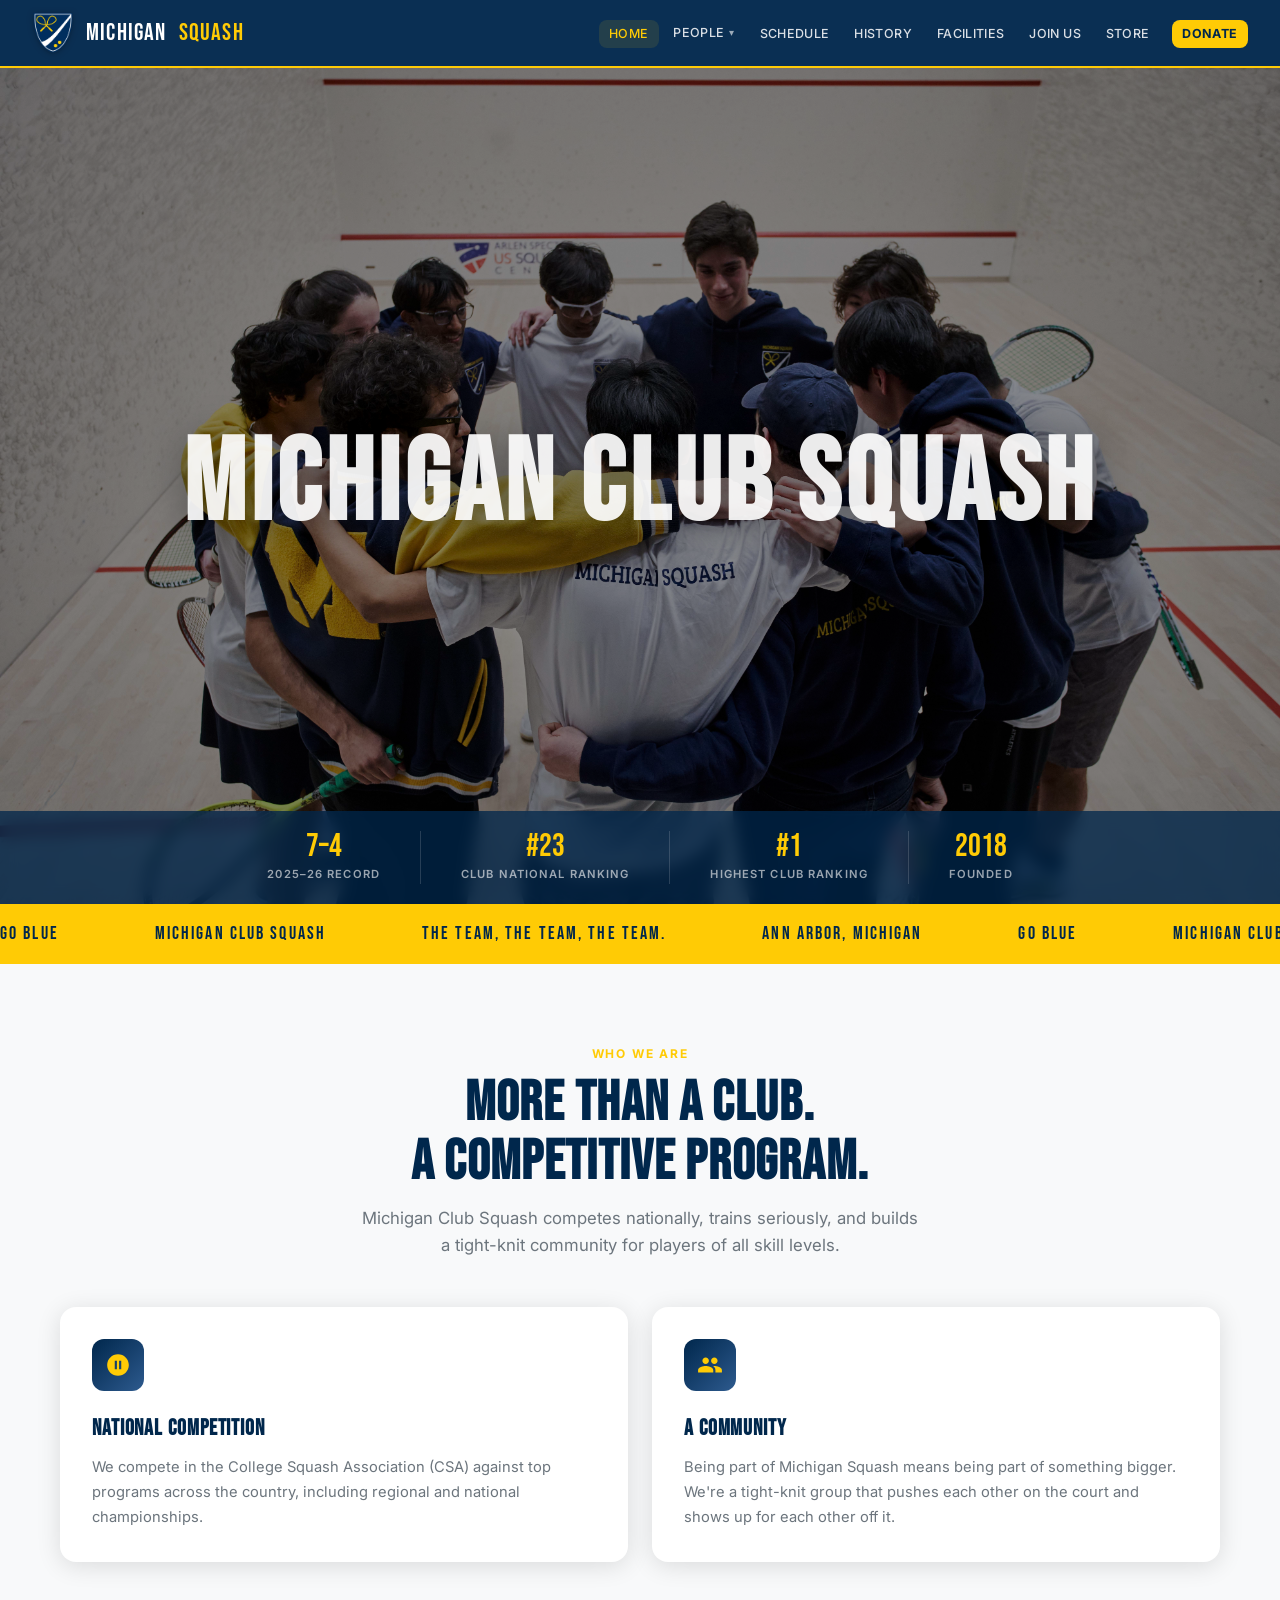
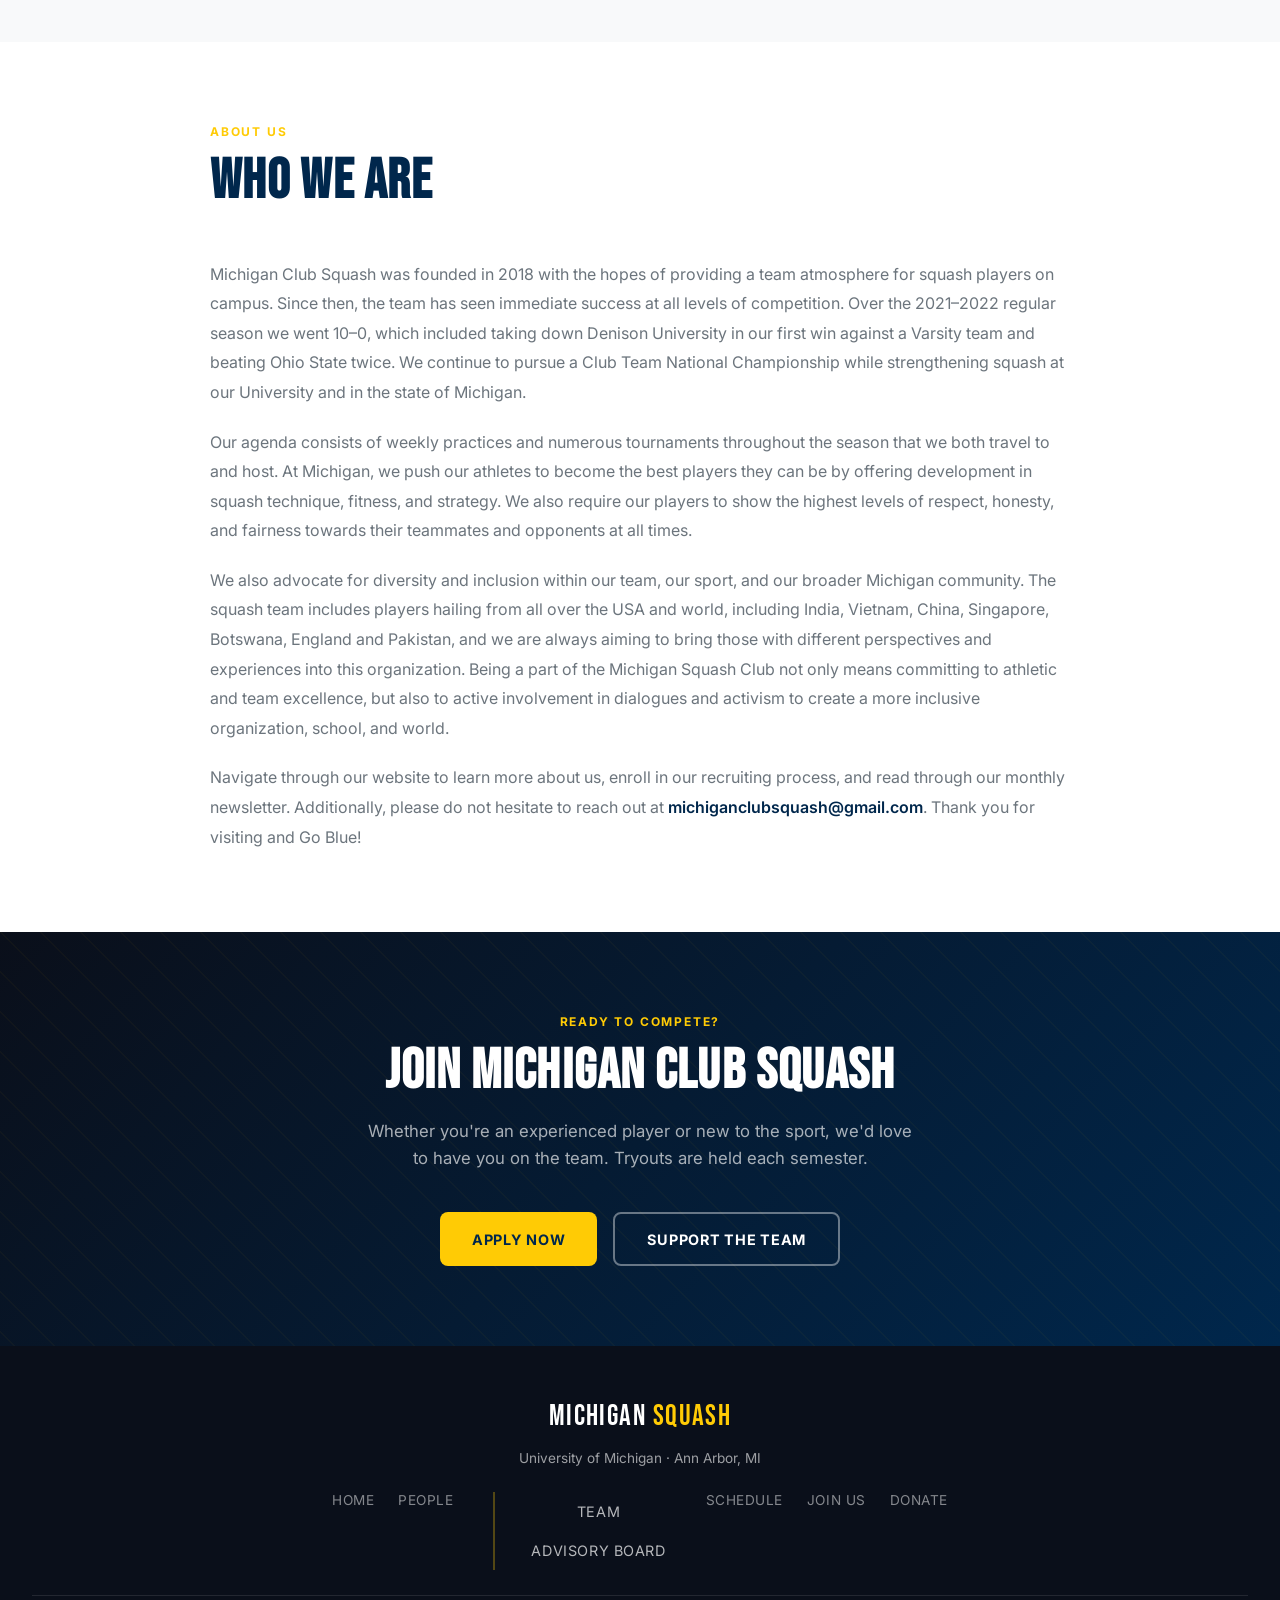
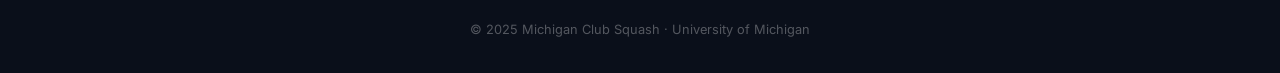
<file: index.html>
<!DOCTYPE html>
<html lang="en">
<head>
  <meta charset="UTF-8" />
  <meta name="viewport" content="width=device-width, initial-scale=1.0" />
  <title>Michigan Club Squash</title>
  <link rel="preconnect" href="https://fonts.googleapis.com" />
  <link rel="preconnect" href="https://fonts.gstatic.com" crossorigin />
  <link href="https://fonts.googleapis.com/css2?family=Bebas+Neue&family=Inter:wght@300;400;500;600;700;800&display=swap" rel="stylesheet" />
  <link rel="stylesheet" href="styles.css" />
  <style>
    /* ── Full-screen photo hero ── */
    .photo-hero {
      position: relative;
      width: 100%;
      height: calc(100vh - 64px);
      min-height: 600px;
      overflow: hidden;
      display: flex;
      flex-direction: column;
      align-items: center;
      justify-content: center;
    }
    .photo-hero img {
      position: absolute;
      inset: 0;
      width: 100%; height: 100%;
      object-fit: cover;
      object-position: center 20%;
      filter: brightness(0.55);
    }
    .photo-hero-text {
      position: relative;
      z-index: 2;
      text-align: center;
      padding: 0 1rem;
    }
    .photo-hero-text h1 {
      font-family: var(--font-display);
      font-size: clamp(3rem, 9vw, 9rem);
      color: rgba(255,255,255,0.92);
      letter-spacing: 0.04em;
      line-height: 1;
      white-space: nowrap;
      text-shadow: 0 4px 40px rgba(0,0,0,0.4);
    }
    @media (max-width: 768px) {
      .photo-hero-text h1 { font-size: 2rem; white-space: normal; }
      .photo-hero-stat { border-right: none !important; }
    }
    .photo-hero-stats {
      position: absolute;
      bottom: 0; left: 0; right: 0;
      z-index: 2;
      display: flex;
      justify-content: center;
      gap: 0;
      background: rgba(0,39,76,0.75);
      backdrop-filter: blur(8px);
      padding: 1.25rem 2rem;
      flex-wrap: wrap;
    }
    .photo-hero-stat {
      text-align: center;
      padding: 0 2.5rem;
      border-right: 1px solid rgba(255,255,255,0.15);
    }
    .photo-hero-stat:last-child { border-right: none; }
    .photo-hero-stat .num {
      font-family: var(--font-display);
      font-size: 2rem;
      color: var(--maize);
      line-height: 1;
    }
    .photo-hero-stat .label {
      font-size: 0.7rem;
      font-weight: 600;
      letter-spacing: 0.1em;
      text-transform: uppercase;
      color: rgba(255,255,255,0.6);
      margin-top: 0.2rem;
    }
    @media (max-width: 600px) {
      .photo-hero-stat { padding: 0 1rem; }
      .photo-hero-stat .num { font-size: 1.4rem; }
    }

    /* ── Page-specific ── */
    .features { background: var(--off-white); }
    .feature-card {
      background: var(--white);
      border-radius: var(--radius-lg);
      padding: 2rem;
      box-shadow: var(--shadow);
      transition: var(--transition);
    }
    .feature-card:hover { transform: translateY(-4px); box-shadow: var(--shadow-lg); }
    .feature-icon {
      width: 52px; height: 52px;
      background: linear-gradient(135deg, var(--blue), var(--blue-light));
      border-radius: 12px;
      display: flex; align-items: center; justify-content: center;
      margin-bottom: 1.25rem;
    }
    .feature-icon svg { width: 26px; height: 26px; fill: var(--maize); }
    .feature-card h3 {
      font-family: var(--font-display);
      font-size: 1.4rem;
      color: var(--blue);
      margin-bottom: 0.5rem;
      letter-spacing: 0.04em;
    }
    .feature-card p { font-size: 0.92rem; color: var(--gray); line-height: 1.7; }

    /* Marquee */
    .marquee-section {
      background: var(--maize);
      padding: 1rem 0;
      overflow: hidden;
      white-space: nowrap;
    }
    .marquee-track {
      display: inline-flex;
      animation: marquee 22s linear infinite;
      gap: 3rem;
    }
    .marquee-track span {
      font-family: var(--font-display);
      font-size: 1.1rem;
      color: var(--blue);
      letter-spacing: 0.12em;
      text-transform: uppercase;
      padding-right: 3rem;
    }
    @keyframes marquee { 0% { transform: translateX(0); } 100% { transform: translateX(-50%); } }

    /* CTA section */
    .cta-section {
      background: linear-gradient(135deg, var(--dark) 0%, var(--blue) 100%);
      text-align: center;
      position: relative;
      overflow: hidden;
    }
    .cta-section::before {
      content: '';
      position: absolute;
      inset: 0;
      background-image: repeating-linear-gradient(45deg, rgba(255,203,5,0.03) 0, rgba(255,203,5,0.03) 1px, transparent 0, transparent 50%);
      background-size: 40px 40px;
    }
    .cta-section .container { position: relative; z-index: 1; }
    .cta-section .section-title { color: var(--white); }

    /* News/highlights */
    .highlight-img {
      width: 100%;
      aspect-ratio: 16/9;
      background: linear-gradient(135deg, var(--blue-mid), var(--blue));
      display: flex; align-items: center; justify-content: center;
      font-family: var(--font-display);
      font-size: 2rem;
      color: rgba(255,203,5,0.3);
      letter-spacing: 0.1em;
      overflow: hidden;
    }
    .highlight-img img { width: 100%; height: 100%; object-fit: cover; }
    .highlight-date {
      font-size: 0.75rem;
      color: var(--gray);
      text-transform: uppercase;
      letter-spacing: 0.08em;
      margin-bottom: 0.5rem;
    }
    .highlight-title {
      font-family: var(--font-display);
      font-size: 1.3rem;
      color: var(--blue);
      letter-spacing: 0.03em;
      line-height: 1.2;
      margin-bottom: 0.5rem;
    }
    .highlight-excerpt { font-size: 0.88rem; color: var(--gray); }
    .read-more {
      display: inline-flex;
      align-items: center;
      gap: 0.35rem;
      color: var(--blue);
      font-size: 0.82rem;
      font-weight: 700;
      text-transform: uppercase;
      letter-spacing: 0.08em;
      margin-top: 0.75rem;
      transition: var(--transition);
    }
    .read-more:hover { color: var(--maize); gap: 0.6rem; }
  </style>
</head>
<body>

<!-- ── NAVBAR ── -->
<nav>
  <a href="index.html" class="nav-logo">
    <img src="photos/michigansquashlogo.png" alt="Michigan Club Squash Logo" class="nav-logo-img" onerror="this.replaceWith(Object.assign(document.createElement('div'),{className:'logo-m',textContent:'M'}))" />
    Michigan <span>Squash</span>
  </a>
  <ul class="nav-links">
    <li><a href="index.html" class="active">Home</a></li>
    <li class="nav-dropdown"><a href="about.html">People</a><div class="nav-dropdown-menu"><a href="about.html">Team</a><a href="advisory-board.html">Advisory Board</a></div></li>
    <li><a href="schedule.html">Schedule</a></li>
    <li><a href="history.html">History</a></li>
    <li><a href="facilities.html">Facilities</a></li>
    <li><a href="join.html">Join Us</a></li>
    <li><a href="store.html">Store</a></li>
    <li><a href="donate.html" class="nav-cta">Donate</a></li>
  </ul>
  <button class="nav-hamburger" aria-label="Toggle menu">
    <span></span><span></span><span></span>
  </button>
</nav>

<div class="nav-mobile">
  <a href="index.html">Home</a>
  <a href="about.html">People</a><div class="nav-mobile-sub"><a href="about.html">Team</a><a href="advisory-board.html">Advisory Board</a></div>
  <a href="schedule.html">Schedule</a>
  <a href="history.html">History</a>
  <a href="facilities.html">Facilities</a>
  <a href="join.html">Join Us</a>
  <a href="store.html">Store</a>
  <a href="donate.html" class="nav-cta-mobile">Donate</a>
</div>

<div class="page">

  <!-- ── HERO ── -->
  <div class="photo-hero">
    <img src="photos/teamhuddle.jpg" alt="Michigan Club Squash" />
    <div class="photo-hero-text">
      <h1>Michigan Club Squash</h1>
    </div>
    <div class="photo-hero-stats">
      <div class="photo-hero-stat">
        <div class="num">7–4</div>
        <div class="label">2025–26 Record</div>
      </div>
      <div class="photo-hero-stat">
        <div class="num">#23</div>
        <div class="label">Club National Ranking</div>
      </div>
      <div class="photo-hero-stat">
        <div class="num">#1</div>
        <div class="label">Highest Club Ranking</div>
      </div>
      <div class="photo-hero-stat">
        <div class="num">2018</div>
        <div class="label">Founded</div>
      </div>
    </div>
  </div>

  <!-- ── MARQUEE ── -->
  <div class="marquee-section">
    <div class="marquee-track">
      <span>Go Blue</span>
      <span>Michigan Club Squash</span>
      <span>THE TEAM, THE TEAM, THE TEAM.</span>
      <span>Ann Arbor, Michigan</span>
      <span>Go Blue</span>
      <span>Michigan Club Squash</span>
      <span>THE TEAM, THE TEAM, THE TEAM.</span>
      <span>Ann Arbor, Michigan</span>
      <span>Go Blue</span>
      <span>Michigan Club Squash</span>
      <span>THE TEAM, THE TEAM, THE TEAM.</span>
      <span>Ann Arbor, Michigan</span>
      <span>Go Blue</span>
      <span>Michigan Club Squash</span>
      <span>THE TEAM, THE TEAM, THE TEAM.</span>
      <span>Ann Arbor, Michigan</span>
    </div>
  </div>

  <!-- ── ABOUT / FEATURES ── -->
  <section class="features">
    <div class="container">
      <div class="section-header center">
        <div class="section-label">Who We Are</div>
        <h2 class="section-title">More Than a Club.<br>A Competitive Program.</h2>
        <p class="section-subtitle">
          Michigan Club Squash competes nationally, trains seriously,
          and builds a tight-knit community for players of all skill levels.
        </p>
      </div>

      <div class="grid-3">
        <div class="feature-card">
          <div class="feature-icon">
            <svg viewBox="0 0 24 24"><path d="M12 2C6.48 2 2 6.48 2 12s4.48 10 10 10 10-4.48 10-10S17.52 2 12 2zm-1 14H9V8h2v8zm4 0h-2V8h2v8z"/></svg>
          </div>
          <h3>National Competition</h3>
          <p>We compete in the College Squash Association (CSA) against top programs across the country, including regional and national championships.</p>
        </div>

        <div class="feature-card">
          <div class="feature-icon">
            <svg viewBox="0 0 24 24"><path d="M16 11c1.66 0 2.99-1.34 2.99-3S17.66 5 16 5c-1.66 0-3 1.34-3 3s1.34 3 3 3zm-8 0c1.66 0 2.99-1.34 2.99-3S9.66 5 8 5C6.34 5 5 6.34 5 8s1.34 3 3 3zm0 2c-2.33 0-7 1.17-7 3.5V19h14v-2.5c0-2.33-4.67-3.5-7-3.5zm8 0c-.29 0-.62.02-.97.05 1.16.84 1.97 1.97 1.97 3.45V19h6v-2.5c0-2.33-4.67-3.5-7-3.5z"/></svg>
          </div>
          <h3>A Community</h3>
          <p>Being part of Michigan Squash means being part of something bigger. We're a tight-knit group that pushes each other on the court and shows up for each other off it.</p>
        </div>
      </div>
    </div>
  </section>

  <!-- ── ABOUT US ── -->
  <section>
    <div class="container" style="max-width: 860px;">
      <div class="section-header">
        <div class="section-label">About Us</div>
        <h2 class="section-title">Who We Are</h2>
      </div>

      <div style="display: flex; flex-direction: column; gap: 1.25rem;">
        <p style="font-size: 1rem; color: var(--gray); line-height: 1.85;">
          Michigan Club Squash was founded in 2018 with the hopes of providing a team atmosphere for squash players on campus. Since then, the team has seen immediate success at all levels of competition. Over the 2021–2022 regular season we went 10–0, which included taking down Denison University in our first win against a Varsity team and beating Ohio State twice. We continue to pursue a Club Team National Championship while strengthening squash at our University and in the state of Michigan.
        </p>
        <p style="font-size: 1rem; color: var(--gray); line-height: 1.85;">
          Our agenda consists of weekly practices and numerous tournaments throughout the season that we both travel to and host. At Michigan, we push our athletes to become the best players they can be by offering development in squash technique, fitness, and strategy. We also require our players to show the highest levels of respect, honesty, and fairness towards their teammates and opponents at all times.
        </p>
        <p style="font-size: 1rem; color: var(--gray); line-height: 1.85;">
          We also advocate for diversity and inclusion within our team, our sport, and our broader Michigan community. The squash team includes players hailing from all over the USA and world, including India, Vietnam, China, Singapore, Botswana, England and Pakistan, and we are always aiming to bring those with different perspectives and experiences into this organization. Being a part of the Michigan Squash Club not only means committing to athletic and team excellence, but also to active involvement in dialogues and activism to create a more inclusive organization, school, and world.
        </p>
        <p style="font-size: 1rem; color: var(--gray); line-height: 1.85;">
          Navigate through our website to learn more about us, enroll in our recruiting process, and read through our monthly newsletter. Additionally, please do not hesitate to reach out at <a href="mailto:michiganclubsquash@gmail.com" style="color: var(--blue); font-weight: 600;">michiganclubsquash@gmail.com</a>. Thank you for visiting and Go Blue!
        </p>
      </div>
    </div>
  </section>

  <!-- ── CTA ── -->
  <section class="cta-section">
    <div class="container" style="max-width: 700px; text-align: center;">
      <div class="section-label text-maize">Ready to Compete?</div>
      <h2 class="section-title white" style="margin-bottom: 1rem;">Join Michigan Club Squash</h2>
      <p class="section-subtitle white" style="margin: 0 auto 2.5rem;">
        Whether you're an experienced player or new to the sport, we'd love to have you on the team.
        Tryouts are held each semester.
      </p>
      <div style="display: flex; gap: 1rem; justify-content: center; flex-wrap: wrap;">
        <a href="join.html" class="btn btn-primary">Apply Now</a>
        <a href="donate.html" class="btn btn-outline">Support the Team</a>
      </div>
    </div>
  </section>

</div><!-- end .page -->

<!-- ── FOOTER ── -->
<footer>
  <div class="footer-logo">Michigan <span>Squash</span></div>
  <div style="font-size: 0.85rem; margin-top: 0.25rem;">University of Michigan · Ann Arbor, MI</div>
  <div class="footer-links">
    <a href="index.html">Home</a>
    <a href="about.html">People</a><div class="nav-mobile-sub"><a href="about.html">Team</a><a href="advisory-board.html">Advisory Board</a></div>
    <a href="schedule.html">Schedule</a>
    <a href="join.html">Join Us</a>
    <a href="donate.html">Donate</a>
  </div>
  <div class="footer-divider"></div>
  <div class="footer-copy">&copy; 2025 Michigan Club Squash · University of Michigan</div>
</footer>

<script src="script.js"></script>
</body>
</html>
</file>
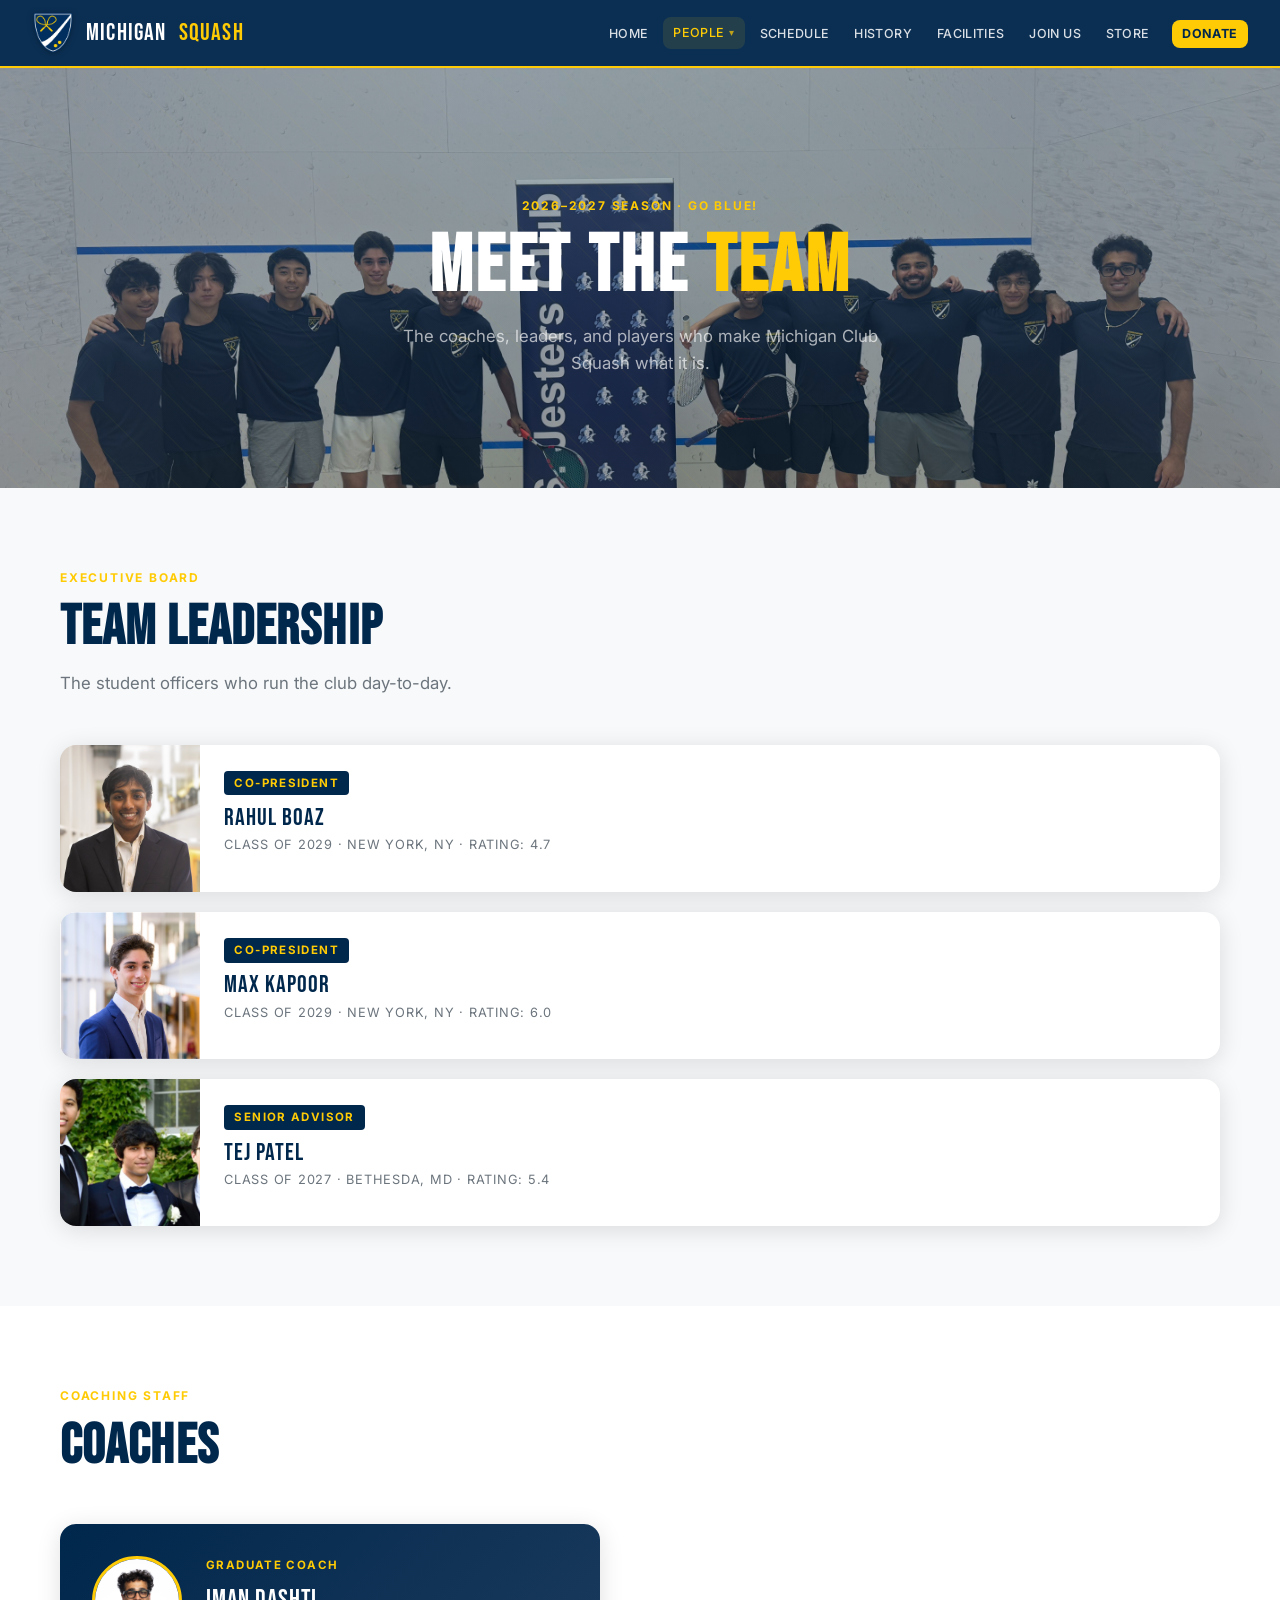
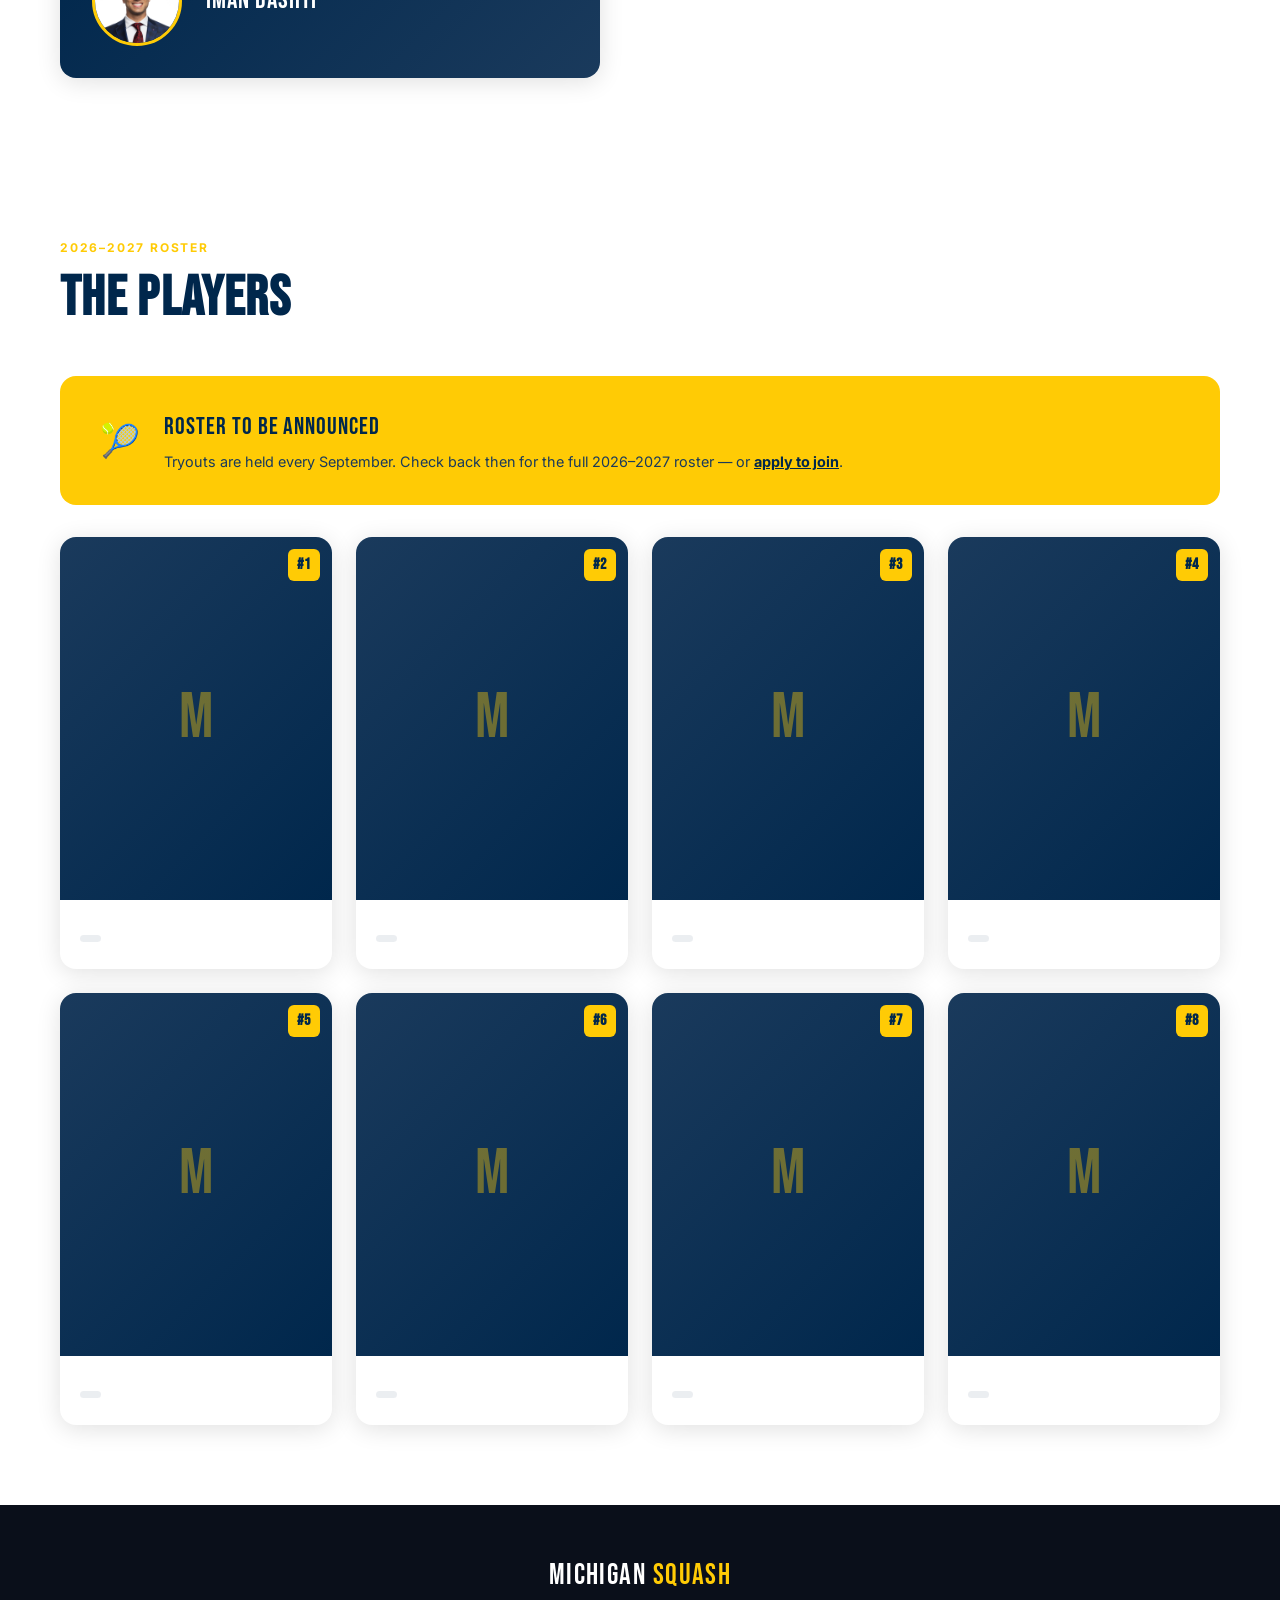
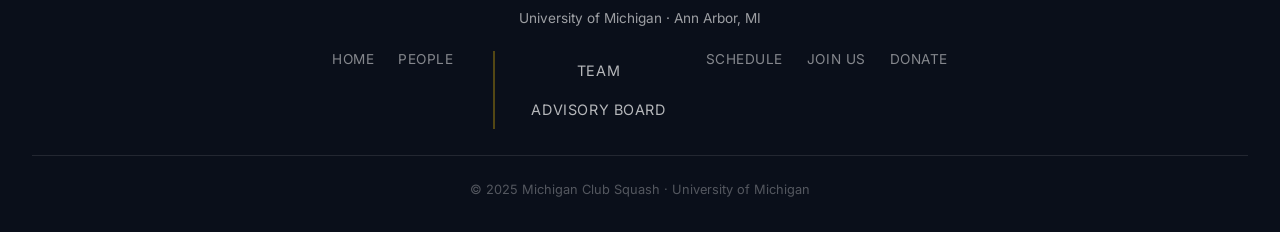
<file: about.html>
<!DOCTYPE html>
<html lang="en">
<head>
  <meta charset="UTF-8" />
  <meta name="viewport" content="width=device-width, initial-scale=1.0" />
  <title>Team — Michigan Club Squash</title>
  <link rel="preconnect" href="https://fonts.googleapis.com" />
  <link rel="preconnect" href="https://fonts.gstatic.com" crossorigin />
  <link href="https://fonts.googleapis.com/css2?family=Bebas+Neue&family=Inter:wght@300;400;500;600;700;800&display=swap" rel="stylesheet" />
  <link rel="stylesheet" href="styles.css" />
  <style>
    .page-hero {
      background: linear-gradient(135deg, var(--dark) 0%, var(--blue) 100%);
      padding: 5rem 2rem 4rem;
      text-align: center;
      position: relative;
      overflow: hidden;
    }
    .page-hero::before {
      content: '';
      position: absolute;
      inset: 0;
      background-image: repeating-linear-gradient(45deg, rgba(255,203,5,0.03) 0, rgba(255,203,5,0.03) 1px, transparent 0, transparent 50%);
      background-size: 40px 40px;
    }
    .page-hero-content { position: relative; z-index: 1; }
    .page-hero h1 {
      font-family: var(--font-display);
      font-size: clamp(2.5rem, 7vw, 5rem);
      color: var(--white);
      letter-spacing: 0.04em;
      line-height: 1;
    }
    .page-hero h1 span { color: var(--maize); }
    .page-hero p {
      color: rgba(255,255,255,0.65);
      font-size: 1.05rem;
      margin-top: 1rem;
      max-width: 500px;
      margin-left: auto;
      margin-right: auto;
    }

    .leadership-section { background: var(--off-white); }

    .leadership-card {
      background: var(--white);
      border-radius: var(--radius-lg);
      overflow: hidden;
      box-shadow: var(--shadow);
      display: flex;
      gap: 0;
      transition: var(--transition);
    }
    .leadership-card:hover { transform: translateY(-3px); box-shadow: var(--shadow-lg); }

    .leadership-photo {
      width: 140px;
      flex-shrink: 0;
      background: linear-gradient(135deg, var(--blue), var(--blue-mid));
      display: flex;
      align-items: center;
      justify-content: center;
      font-family: var(--font-display);
      font-size: 3rem;
      color: rgba(255,203,5,0.35);
      overflow: hidden;
    }
    .leadership-photo img { width: 100%; height: 100%; object-fit: cover; }

    .leadership-info { padding: 1.5rem; }
    .leadership-role {
      font-size: 0.72rem;
      font-weight: 700;
      letter-spacing: 0.12em;
      text-transform: uppercase;
      color: var(--maize);
      background: var(--blue);
      display: inline-block;
      padding: 0.2rem 0.65rem;
      border-radius: 4px;
      margin-bottom: 0.6rem;
    }
    .leadership-name {
      font-family: var(--font-display);
      font-size: 1.5rem;
      color: var(--blue);
      letter-spacing: 0.04em;
      line-height: 1.1;
    }
    .leadership-meta {
      font-size: 0.8rem;
      color: var(--gray);
      margin-top: 0.25rem;
      text-transform: uppercase;
      letter-spacing: 0.06em;
    }
    .leadership-bio {
      font-size: 0.88rem;
      color: var(--gray);
      margin-top: 0.75rem;
      line-height: 1.65;
    }

    .section-divider {
      height: 1px;
      background: var(--gray-light);
      margin: 0;
    }

    .roster-filter {
      display: flex;
      gap: 0.5rem;
      flex-wrap: wrap;
      margin-bottom: 2rem;
    }
    .filter-btn {
      padding: 0.45rem 1.1rem;
      border: 2px solid var(--gray-light);
      background: var(--white);
      border-radius: 99px;
      font-size: 0.8rem;
      font-weight: 600;
      letter-spacing: 0.06em;
      text-transform: uppercase;
      color: var(--gray);
      cursor: pointer;
      transition: var(--transition);
    }
    .filter-btn.active,
    .filter-btn:hover {
      border-color: var(--blue);
      color: var(--blue);
      background: rgba(0,39,76,0.05);
    }

    .coach-card {
      background: linear-gradient(135deg, var(--blue), var(--blue-mid));
      border-radius: var(--radius-lg);
      padding: 2rem;
      color: var(--white);
      display: flex;
      align-items: flex-start;
      gap: 1.5rem;
      box-shadow: var(--shadow);
    }
    .coach-avatar {
      width: 90px; height: 90px;
      border-radius: 50%;
      background: rgba(255,203,5,0.2);
      border: 3px solid var(--maize);
      display: flex;
      align-items: center;
      justify-content: center;
      font-family: var(--font-display);
      font-size: 2rem;
      color: var(--maize);
      flex-shrink: 0;
      overflow: hidden;
    }
    .coach-avatar img { width: 100%; height: 100%; object-fit: cover; }
    .coach-title {
      font-size: 0.72rem;
      font-weight: 700;
      letter-spacing: 0.12em;
      text-transform: uppercase;
      color: var(--maize);
      margin-bottom: 0.4rem;
    }
    .coach-name {
      font-family: var(--font-display);
      font-size: 1.6rem;
      letter-spacing: 0.04em;
    }
    .coach-bio { font-size: 0.88rem; color: rgba(255,255,255,0.7); margin-top: 0.5rem; line-height: 1.65; }

    @media (max-width: 768px) {
      /* Compact horizontal card: small square photo + text side by side */
      .leadership-card { flex-direction: row; align-items: stretch; }
      .leadership-photo { width: 90px; min-width: 90px; height: auto; }
      .leadership-photo img { object-position: top center; height: 100%; }
      .leadership-info { padding: 1rem; }
      .leadership-name { font-size: 1.2rem; }
      .coach-card { flex-direction: column; align-items: center; text-align: center; }
    }
  </style>
</head>
<body>

<nav>
  <a href="index.html" class="nav-logo">
    <img src="photos/michigansquashlogo.png" alt="Michigan Club Squash Logo" class="nav-logo-img" onerror="this.replaceWith(Object.assign(document.createElement('div'),{className:'logo-m',textContent:'M'}))" />
    Michigan <span>Squash</span>
  </a>
  <ul class="nav-links">
    <li><a href="index.html">Home</a></li>
    <li class="nav-dropdown"><a href="about.html" class="active">People</a><div class="nav-dropdown-menu"><a href="about.html" class="active">Team</a><a href="advisory-board.html">Advisory Board</a></div></li>
    <li><a href="schedule.html">Schedule</a></li>
    <li><a href="history.html">History</a></li>
    <li><a href="facilities.html">Facilities</a></li>
    <li><a href="join.html">Join Us</a></li>
    <li><a href="store.html">Store</a></li>
    <li><a href="donate.html" class="nav-cta">Donate</a></li>
  </ul>
  <button class="nav-hamburger" aria-label="Toggle menu">
    <span></span><span></span><span></span>
  </button>
</nav>

<div class="nav-mobile">
  <a href="index.html">Home</a>
  <a href="about.html">People</a><div class="nav-mobile-sub"><a href="about.html">Team</a><a href="advisory-board.html">Advisory Board</a></div>
  <a href="schedule.html">Schedule</a>
  <a href="history.html">History</a>
  <a href="facilities.html">Facilities</a>
  <a href="join.html">Join Us</a>
  <a href="store.html">Store</a>
  <a href="donate.html" class="nav-cta-mobile">Donate</a>
</div>

<div class="page">

  <!-- ── PAGE HERO ── -->
  <div class="page-hero" style="background: linear-gradient(rgba(0,39,76,0.35), rgba(0,39,76,0.35)), url('photos/jesters2025.jpg') center 40%/cover no-repeat; padding: 6rem 2rem 5rem; min-height: 420px; display:flex; align-items:center; justify-content:center;">
    <div class="page-hero-content">
      <div class="section-label text-maize" style="margin-bottom:0.75rem;">2026–2027 Season · Go Blue!</div>
      <h1>Meet the <span>Team</span></h1>
      <p>The coaches, leaders, and players who make Michigan Club Squash what it is.</p>
    </div>
  </div>

  <!-- ── LEADERSHIP ── -->
  <section class="leadership-section">
    <div class="container">
      <div class="section-header">
        <div class="section-label">Executive Board</div>
        <h2 class="section-title">Team Leadership</h2>
        <p class="section-subtitle">The student officers who run the club day-to-day.</p>
      </div>

      <div style="display: flex; flex-direction: column; gap: 1.25rem;">

        <!-- President -->
        <div class="leadership-card">
          <div class="leadership-photo"><img src="photos/rahulheadshot.png" alt="Rahul Boaz" /></div>
          <div class="leadership-info">
            <div class="leadership-role">Co-President</div>
            <div class="leadership-name">Rahul Boaz</div>
            <div class="leadership-meta">Class of 2029 · New York, NY · Rating: 4.7</div>
            <div class="leadership-bio"><!-- Short bio --></div>
          </div>
        </div>

        <div class="leadership-card">
          <div class="leadership-photo"><img src="photos/maxheadshot.png" alt="Max Kapoor" /></div>
          <div class="leadership-info">
            <div class="leadership-role">Co-President</div>
            <div class="leadership-name">Max Kapoor</div>
            <div class="leadership-meta">Class of 2029 · New York, NY · Rating: 6.0</div>
            <div class="leadership-bio"><!-- Short bio --></div>
          </div>
        </div>

        <div class="leadership-card">
          <div class="leadership-photo"><img src="photos/tejheadshot.png" alt="Tej Patel" /></div>
          <div class="leadership-info">
            <div class="leadership-role">Senior Advisor</div>
            <div class="leadership-name">Tej Patel</div>
            <div class="leadership-meta">Class of 2027 · Bethesda, MD · Rating: 5.4</div>
            <div class="leadership-bio"><!-- Short bio --></div>
          </div>
        </div>

      </div>
    </div>
  </section>

  <!-- ── COACHING ── -->
  <section>
    <div class="container">
      <div class="section-header">
        <div class="section-label">Coaching Staff</div>
        <h2 class="section-title">Coaches</h2>
      </div>
      <div class="coach-card" style="max-width:540px;">
        <div class="coach-avatar"><img src="photos/imanheadshot.jpeg" alt="Iman Dashti" onerror="this.style.display='none'" /></div>
        <div>
          <div class="coach-title">Graduate Coach</div>
          <div class="coach-name">Iman Dashti</div>
        </div>
      </div>
    </div>
  </section>

  <!-- ── ROSTER ── -->
  <section>
    <div class="container">
      <div class="section-header">
        <div class="section-label">2026–2027 Roster</div>
        <h2 class="section-title">The Players</h2>
      </div>

      <div style="background:var(--maize);border-radius:var(--radius-lg);padding:2rem 2.5rem;display:flex;align-items:center;gap:1.5rem;margin-bottom:2rem;">
        <div style="font-size:2rem;">🎾</div>
        <div>
          <div style="font-family:'Bebas Neue',sans-serif;font-size:1.5rem;color:var(--blue);letter-spacing:0.04em;">Roster To Be Announced</div>
          <div style="font-size:0.9rem;color:var(--blue-mid);margin-top:0.2rem;">Tryouts are held every September. Check back then for the full 2026–2027 roster — or <a href="join.html" style="color:var(--blue);font-weight:700;text-decoration:underline;">apply to join</a>.</div>
        </div>
      </div>

      <div class="grid-4">

        <div class="player-card">
          <div class="player-photo">
            <!-- <img src="photos/player1.jpg" alt="Player Name" /> -->
            <div class="player-photo-placeholder">M</div>
            <div class="player-number">#1</div>
          </div>
          <div class="player-info">
            <div class="player-name"><!-- Player Name --></div>
            <div class="player-details"><!-- Year · Hometown --></div>
            <span class="player-rank"><!-- PSA Ranking / Team --></span>
          </div>
        </div>

        <div class="player-card">
          <div class="player-photo">
            <div class="player-photo-placeholder">M</div>
            <div class="player-number">#2</div>
          </div>
          <div class="player-info">
            <div class="player-name"><!-- Player Name --></div>
            <div class="player-details"><!-- Year · Hometown --></div>
            <span class="player-rank"><!-- Ranking / Team --></span>
          </div>
        </div>

        <div class="player-card">
          <div class="player-photo">
            <div class="player-photo-placeholder">M</div>
            <div class="player-number">#3</div>
          </div>
          <div class="player-info">
            <div class="player-name"><!-- Player Name --></div>
            <div class="player-details"><!-- Year · Hometown --></div>
            <span class="player-rank"><!-- Ranking / Team --></span>
          </div>
        </div>

        <div class="player-card">
          <div class="player-photo">
            <div class="player-photo-placeholder">M</div>
            <div class="player-number">#4</div>
          </div>
          <div class="player-info">
            <div class="player-name"><!-- Player Name --></div>
            <div class="player-details"><!-- Year · Hometown --></div>
            <span class="player-rank"><!-- Ranking / Team --></span>
          </div>
        </div>

        <div class="player-card">
          <div class="player-photo">
            <div class="player-photo-placeholder">M</div>
            <div class="player-number">#5</div>
          </div>
          <div class="player-info">
            <div class="player-name"><!-- Player Name --></div>
            <div class="player-details"><!-- Year · Hometown --></div>
            <span class="player-rank"><!-- Ranking / Team --></span>
          </div>
        </div>

        <div class="player-card">
          <div class="player-photo">
            <div class="player-photo-placeholder">M</div>
            <div class="player-number">#6</div>
          </div>
          <div class="player-info">
            <div class="player-name"><!-- Player Name --></div>
            <div class="player-details"><!-- Year · Hometown --></div>
            <span class="player-rank"><!-- Ranking / Team --></span>
          </div>
        </div>

        <div class="player-card">
          <div class="player-photo">
            <div class="player-photo-placeholder">M</div>
            <div class="player-number">#7</div>
          </div>
          <div class="player-info">
            <div class="player-name"><!-- Player Name --></div>
            <div class="player-details"><!-- Year · Hometown --></div>
            <span class="player-rank"><!-- Ranking / Team --></span>
          </div>
        </div>

        <div class="player-card">
          <div class="player-photo">
            <div class="player-photo-placeholder">M</div>
            <div class="player-number">#8</div>
          </div>
          <div class="player-info">
            <div class="player-name"><!-- Player Name --></div>
            <div class="player-details"><!-- Year · Hometown --></div>
            <span class="player-rank"><!-- Ranking / Team --></span>
          </div>
        </div>

      </div>
      <!-- Duplicate more .player-card blocks as needed for full roster -->
    </div>
  </section>

</div>

<footer>
  <div class="footer-logo">Michigan <span>Squash</span></div>
  <div style="font-size: 0.85rem; margin-top: 0.25rem;">University of Michigan · Ann Arbor, MI</div>
  <div class="footer-links">
    <a href="index.html">Home</a>
    <a href="about.html">People</a><div class="nav-mobile-sub"><a href="about.html">Team</a><a href="advisory-board.html">Advisory Board</a></div>
    <a href="schedule.html">Schedule</a>
    <a href="join.html">Join Us</a>
    <a href="donate.html">Donate</a>
  </div>
  <div class="footer-divider"></div>
  <div class="footer-copy">&copy; 2025 Michigan Club Squash · University of Michigan</div>
</footer>

<script src="script.js"></script>
</body>
</html>
</file>
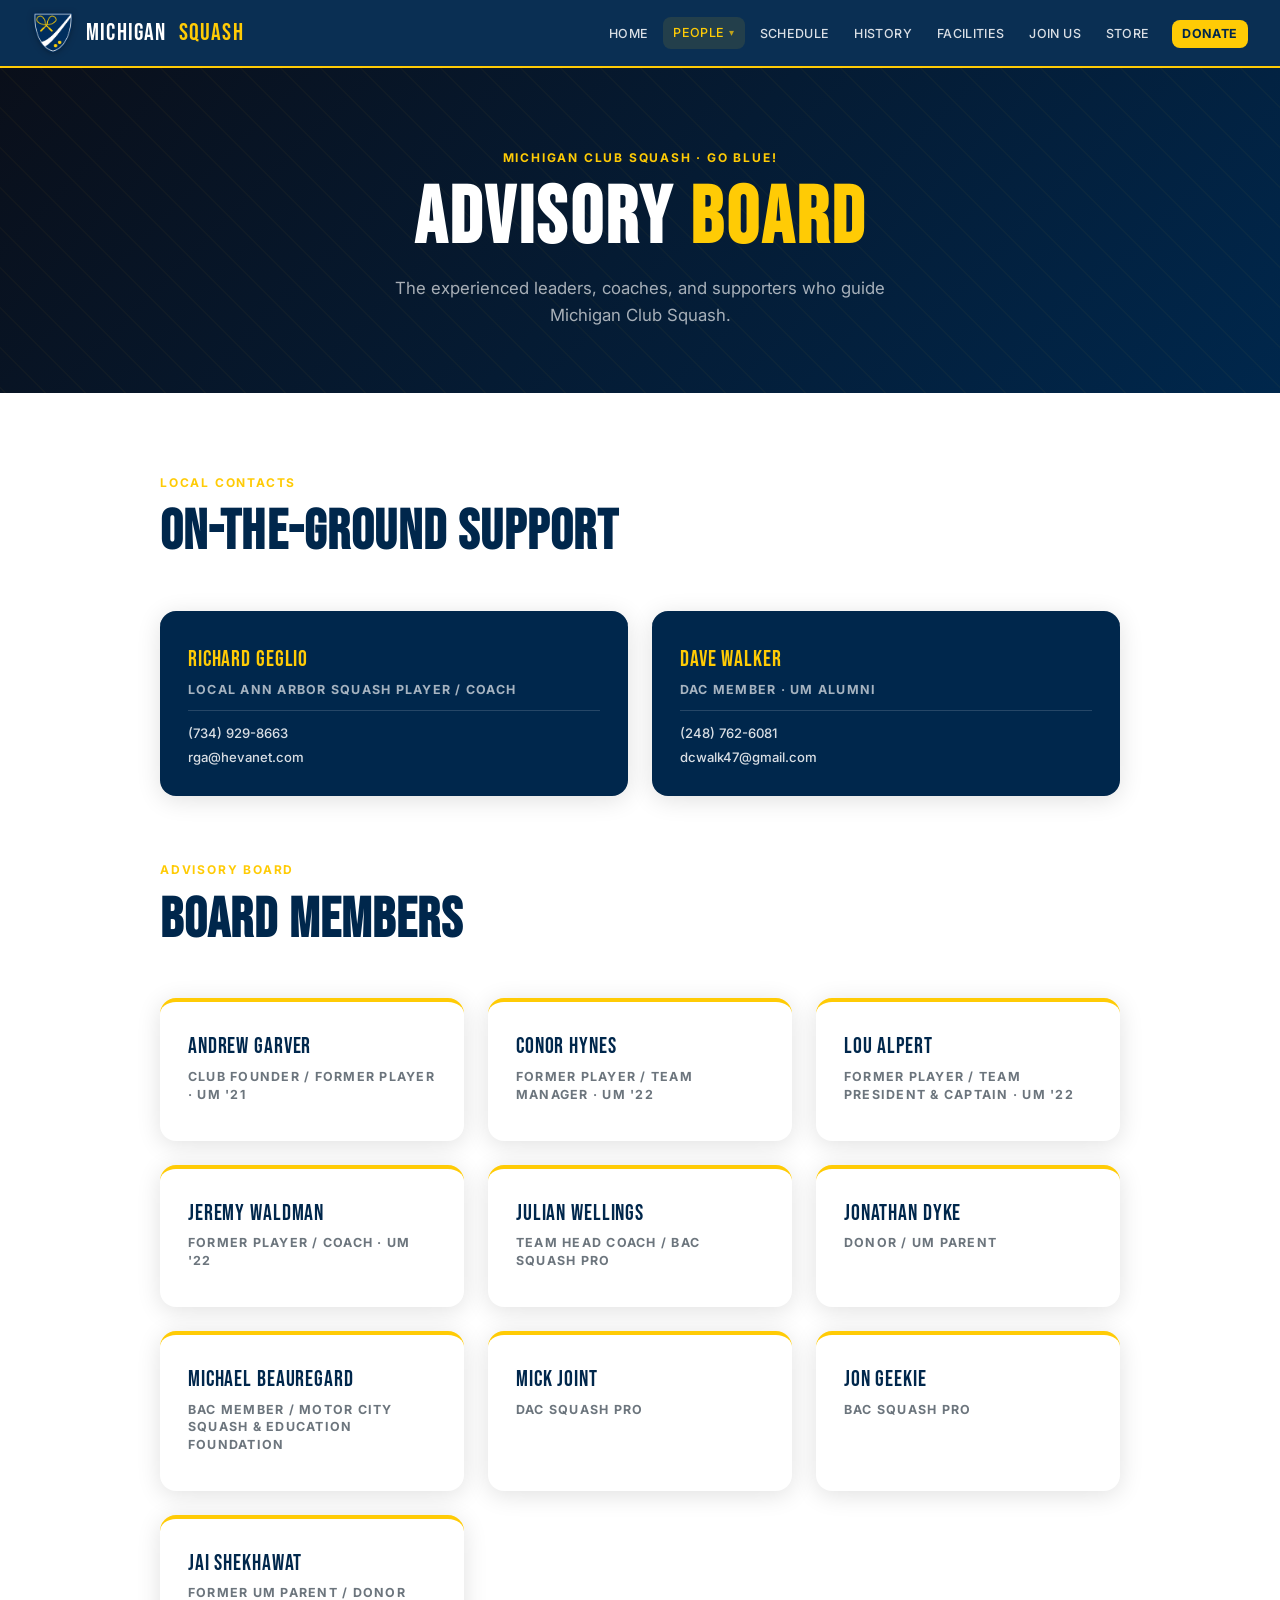
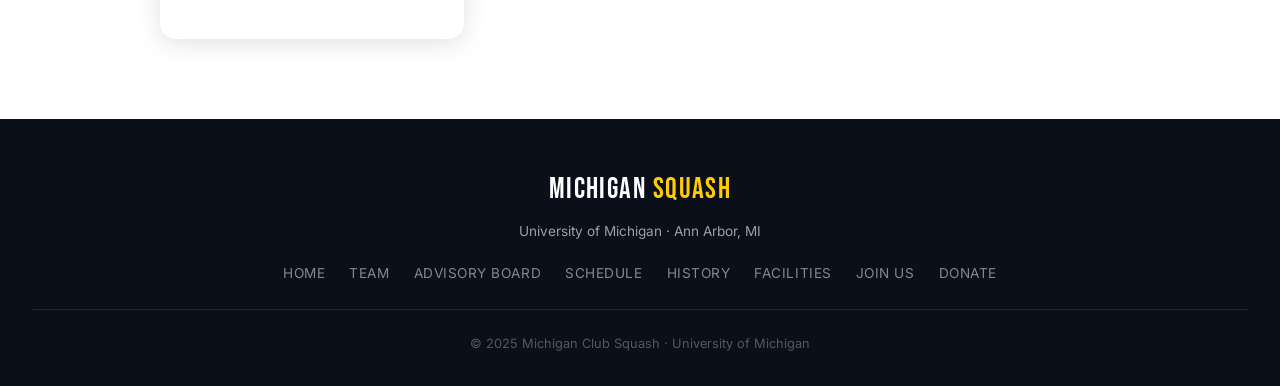
<file: advisory-board.html>
<!DOCTYPE html>
<html lang="en">
<head>
  <meta charset="UTF-8" />
  <meta name="viewport" content="width=device-width, initial-scale=1.0" />
  <title>Advisory Board — Michigan Club Squash</title>
  <link rel="preconnect" href="https://fonts.googleapis.com" />
  <link rel="preconnect" href="https://fonts.gstatic.com" crossorigin />
  <link href="https://fonts.googleapis.com/css2?family=Bebas+Neue&family=Inter:wght@300;400;500;600;700;800&display=swap" rel="stylesheet" />
  <link rel="stylesheet" href="styles.css" />
  <style>
    .board-card {
      background: var(--white);
      border-radius: var(--radius-lg);
      padding: 1.75rem;
      box-shadow: var(--shadow);
      transition: var(--transition);
      border-top: 4px solid var(--maize);
    }
    .board-card:hover { transform: translateY(-3px); box-shadow: var(--shadow-lg); }
    .board-name {
      font-family: var(--font-display);
      font-size: 1.35rem;
      color: var(--blue);
      letter-spacing: 0.04em;
      margin-bottom: 0.2rem;
    }
    .board-role {
      font-size: 0.78rem;
      font-weight: 700;
      letter-spacing: 0.1em;
      text-transform: uppercase;
      color: var(--gray);
      margin-bottom: 0.6rem;
      line-height: 1.4;
    }
    .board-contact {
      display: flex;
      flex-direction: column;
      gap: 0.2rem;
      margin-top: 0.75rem;
      padding-top: 0.75rem;
      border-top: 1px solid var(--gray-light);
    }
    .board-contact a {
      font-size: 0.82rem;
      color: var(--blue);
      font-weight: 500;
      transition: var(--transition);
    }
    .board-contact a:hover { color: var(--maize); }

    /* Featured contact cards */
    .board-card-featured {
      border-top-color: var(--blue);
      background: var(--blue);
    }
    .board-card-featured .board-name { color: var(--maize); }
    .board-card-featured .board-role { color: rgba(255,255,255,0.65); }
    .board-card-featured .board-contact { border-top-color: rgba(255,255,255,0.15); }
    .board-card-featured .board-contact a { color: rgba(255,255,255,0.85); }
    .board-card-featured .board-contact a:hover { color: var(--maize); }
  </style>
</head>
<body>

<nav>
  <a href="index.html" class="nav-logo">
    <img src="photos/michigansquashlogo.png" alt="Michigan Club Squash Logo" class="nav-logo-img" onerror="this.replaceWith(Object.assign(document.createElement('div'),{className:'logo-m',textContent:'M'}))" />
    Michigan <span>Squash</span>
  </a>
  <ul class="nav-links">
    <li><a href="index.html">Home</a></li>
    <li class="nav-dropdown"><a href="about.html" class="active">People</a><div class="nav-dropdown-menu"><a href="about.html">Team</a><a href="advisory-board.html" class="active">Advisory Board</a></div></li>
    <li><a href="schedule.html">Schedule</a></li>
    <li><a href="history.html">History</a></li>
    <li><a href="facilities.html">Facilities</a></li>
    <li><a href="join.html">Join Us</a></li>
    <li><a href="store.html">Store</a></li>
    <li><a href="donate.html" class="nav-cta">Donate</a></li>
  </ul>
  <button class="nav-hamburger" aria-label="Toggle menu">
    <span></span><span></span><span></span>
  </button>
</nav>

<div class="nav-mobile">
  <a href="index.html">Home</a>
  <a href="about.html">People</a>
  <div class="nav-mobile-sub">
    <a href="about.html">Team</a>
    <a href="advisory-board.html">Advisory Board</a>
  </div>
  <a href="schedule.html">Schedule</a>
  <a href="history.html">History</a>
  <a href="facilities.html">Facilities</a>
  <a href="join.html">Join Us</a>
  <a href="store.html">Store</a>
  <a href="donate.html" class="nav-cta-mobile">Donate</a>
</div>

<div class="page">

  <!-- ── HERO ── -->
  <div style="background:linear-gradient(135deg,var(--dark) 0%,var(--blue) 100%);padding:5rem 2rem 4rem;text-align:center;position:relative;overflow:hidden;">
    <div style="position:absolute;inset:0;background-image:repeating-linear-gradient(45deg,rgba(255,203,5,0.03) 0,rgba(255,203,5,0.03) 1px,transparent 0,transparent 50%);background-size:40px 40px;"></div>
    <div style="position:relative;z-index:1;">
      <div class="section-label text-maize" style="margin-bottom:0.75rem;">Michigan Club Squash · Go Blue!</div>
      <h1 style="font-family:var(--font-display);font-size:clamp(2.5rem,7vw,5rem);color:var(--white);letter-spacing:0.04em;line-height:1;">Advisory <span style="color:var(--maize);">Board</span></h1>
      <p style="color:rgba(255,255,255,0.65);font-size:1.05rem;margin-top:1rem;max-width:540px;margin-left:auto;margin-right:auto;">The experienced leaders, coaches, and supporters who guide Michigan Club Squash.</p>
    </div>
  </div>

  <!-- ── LOCAL CONTACTS (featured) ── -->
  <section>
    <div class="container" style="max-width:960px;">
      <div class="section-header">
        <div class="section-label">Local Contacts</div>
        <h2 class="section-title">On-the-Ground Support</h2>
      </div>
      <div class="grid-2" style="margin-bottom:4rem;">

        <div class="board-card board-card-featured">
          <div class="board-name">Richard Geglio</div>
          <div class="board-role">Local Ann Arbor Squash Player / Coach</div>
          <div class="board-contact">
            <a href="tel:7349298663">(734) 929-8663</a>
            <a href="mailto:rga@hevanet.com">rga@hevanet.com</a>
          </div>
        </div>

        <div class="board-card board-card-featured">
          <div class="board-name">Dave Walker</div>
          <div class="board-role">DAC Member · UM Alumni</div>
          <div class="board-contact">
            <a href="tel:2487626081">(248) 762-6081</a>
            <a href="mailto:dcwalk47@gmail.com">dcwalk47@gmail.com</a>
          </div>
        </div>

      </div>

      <!-- ── FULL BOARD ── -->
      <div class="section-header">
        <div class="section-label">Advisory Board</div>
        <h2 class="section-title">Board Members</h2>
      </div>
      <div class="grid-3">

        <div class="board-card">
          <div class="board-name">Andrew Garver</div>
          <div class="board-role">Club Founder / Former Player · UM '21</div>
        </div>

        <div class="board-card">
          <div class="board-name">Conor Hynes</div>
          <div class="board-role">Former Player / Team Manager · UM '22</div>
        </div>

        <div class="board-card">
          <div class="board-name">Lou Alpert</div>
          <div class="board-role">Former Player / Team President &amp; Captain · UM '22</div>
        </div>

        <div class="board-card">
          <div class="board-name">Jeremy Waldman</div>
          <div class="board-role">Former Player / Coach · UM '22</div>
        </div>

        <div class="board-card">
          <div class="board-name">Julian Wellings</div>
          <div class="board-role">Team Head Coach / BAC Squash Pro</div>
        </div>

        <div class="board-card">
          <div class="board-name">Jonathan Dyke</div>
          <div class="board-role">Donor / UM Parent</div>
        </div>

        <div class="board-card">
          <div class="board-name">Michael Beauregard</div>
          <div class="board-role">BAC Member / Motor City Squash &amp; Education Foundation</div>
        </div>

        <div class="board-card">
          <div class="board-name">Mick Joint</div>
          <div class="board-role">DAC Squash Pro</div>
        </div>

        <div class="board-card">
          <div class="board-name">Jon Geekie</div>
          <div class="board-role">BAC Squash Pro</div>
        </div>

        <div class="board-card">
          <div class="board-name">Jai Shekhawat</div>
          <div class="board-role">Former UM Parent / Donor</div>
        </div>

      </div>
    </div>
  </section>

</div>

<footer>
  <div class="footer-logo">Michigan <span>Squash</span></div>
  <div style="font-size: 0.85rem; margin-top: 0.25rem;">University of Michigan · Ann Arbor, MI</div>
  <div class="footer-links">
    <a href="index.html">Home</a>
    <a href="about.html">Team</a>
    <a href="advisory-board.html">Advisory Board</a>
    <a href="schedule.html">Schedule</a>
    <a href="history.html">History</a>
    <a href="facilities.html">Facilities</a>
    <a href="join.html">Join Us</a>
    <a href="donate.html">Donate</a>
  </div>
  <div class="footer-divider"></div>
  <div class="footer-copy">&copy; 2025 Michigan Club Squash · University of Michigan</div>
</footer>

<script src="script.js"></script>
</body>
</html>
</file>
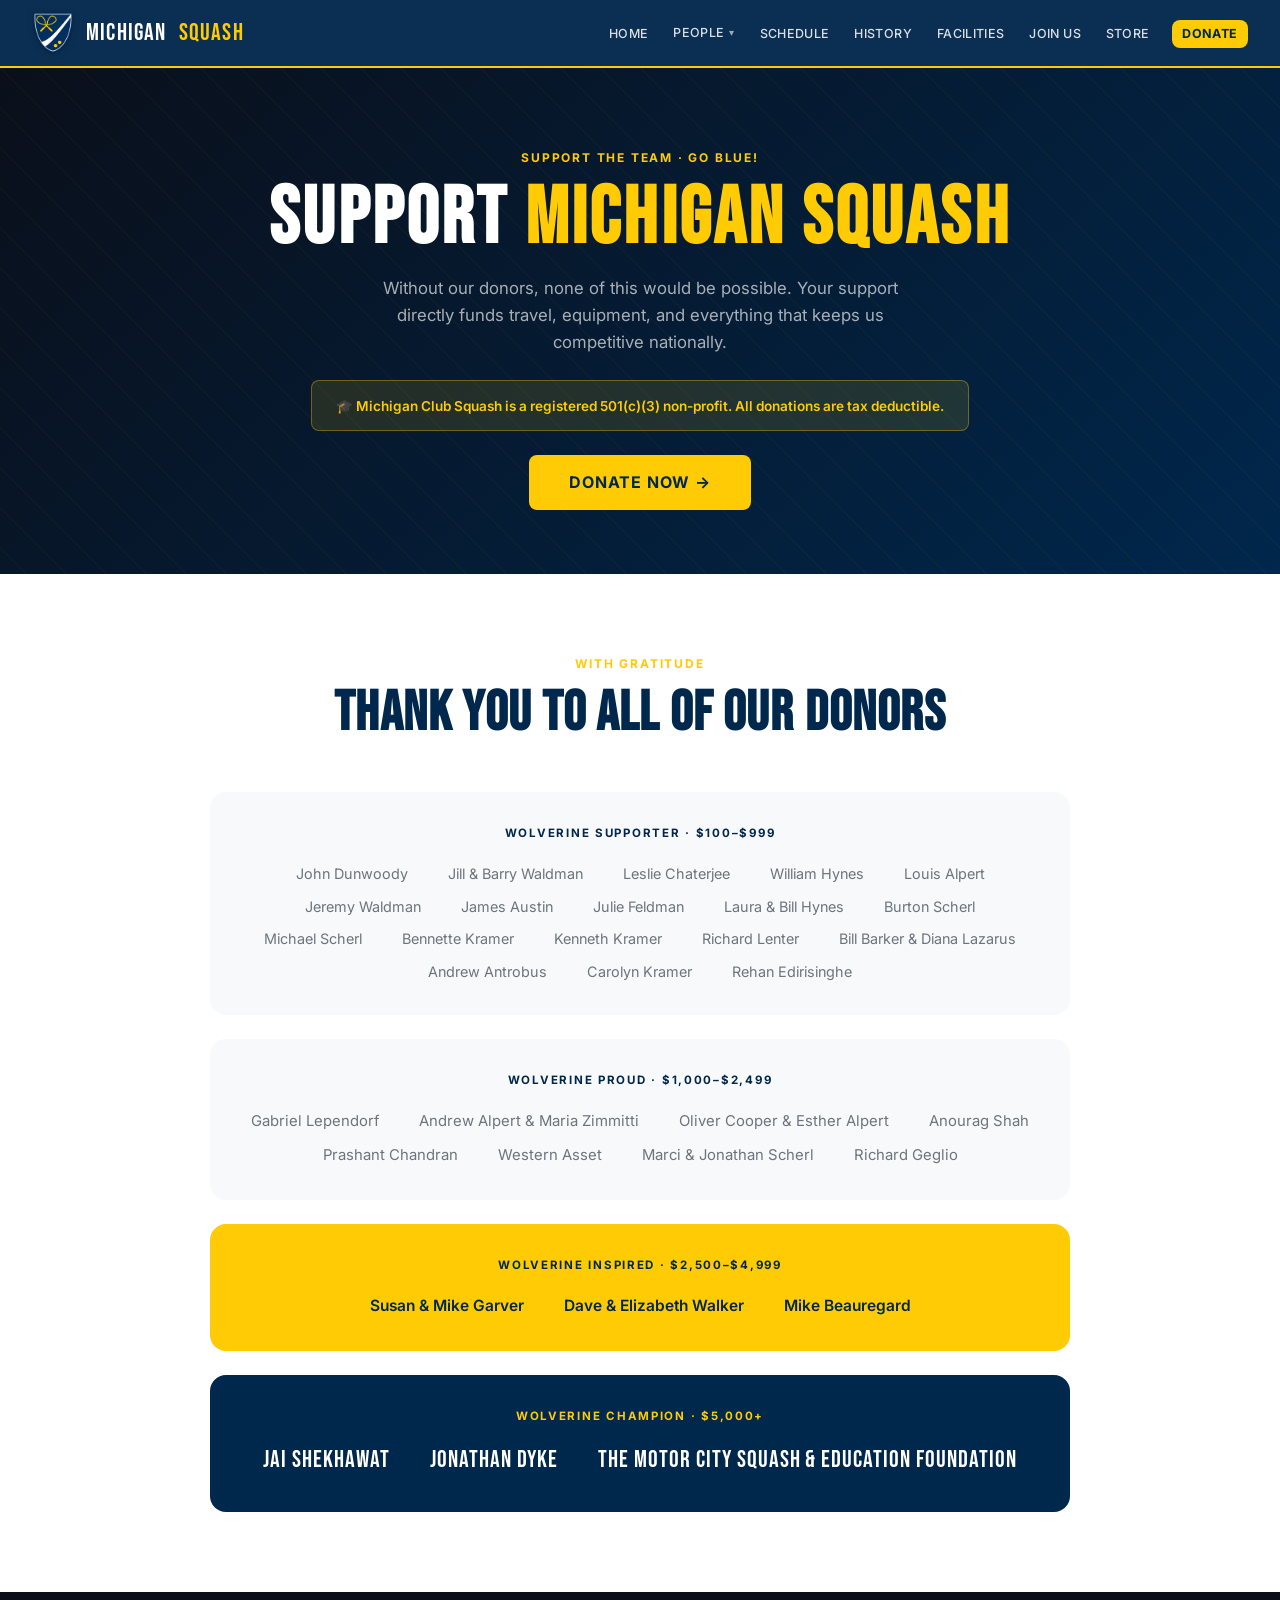
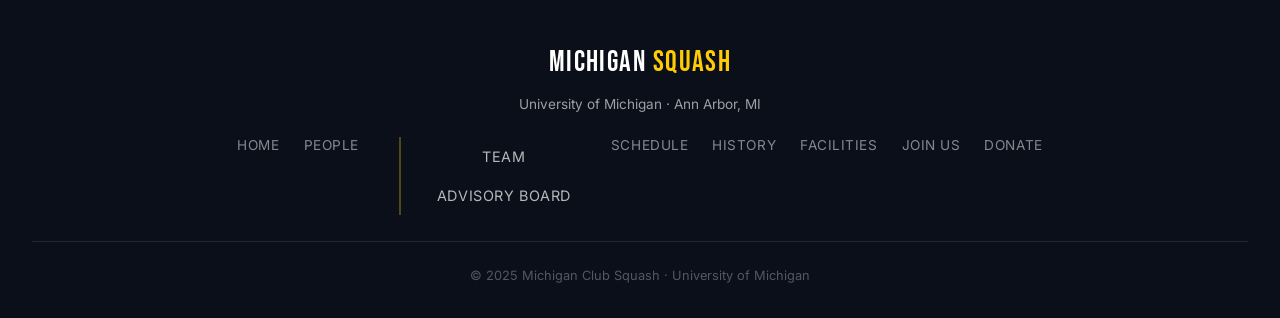
<file: donate.html>
<!DOCTYPE html>
<html lang="en">
<head>
  <meta charset="UTF-8" />
  <meta name="viewport" content="width=device-width, initial-scale=1.0" />
  <title>Donate — Michigan Club Squash</title>
  <link rel="preconnect" href="https://fonts.googleapis.com" />
  <link rel="preconnect" href="https://fonts.gstatic.com" crossorigin />
  <link href="https://fonts.googleapis.com/css2?family=Bebas+Neue&family=Inter:wght@300;400;500;600;700;800&display=swap" rel="stylesheet" />
  <link rel="stylesheet" href="styles.css" />
</head>
<body>

<nav>
  <a href="index.html" class="nav-logo">
    <img src="photos/michigansquashlogo.png" alt="Michigan Club Squash Logo" class="nav-logo-img" onerror="this.replaceWith(Object.assign(document.createElement('div'),{className:'logo-m',textContent:'M'}))" />
    Michigan <span>Squash</span>
  </a>
  <ul class="nav-links">
    <li><a href="index.html">Home</a></li>
    <li class="nav-dropdown"><a href="about.html">People</a><div class="nav-dropdown-menu"><a href="about.html">Team</a><a href="advisory-board.html">Advisory Board</a></div></li>
    <li><a href="schedule.html">Schedule</a></li>
    <li><a href="history.html">History</a></li>
    <li><a href="facilities.html">Facilities</a></li>
    <li><a href="join.html">Join Us</a></li>
    <li><a href="store.html">Store</a></li>
    <li><a href="donate.html" class="nav-cta active">Donate</a></li>
  </ul>
  <button class="nav-hamburger" aria-label="Toggle menu">
    <span></span><span></span><span></span>
  </button>
</nav>

<div class="nav-mobile">
  <a href="index.html">Home</a>
  <a href="about.html">People</a><div class="nav-mobile-sub"><a href="about.html">Team</a><a href="advisory-board.html">Advisory Board</a></div>
  <a href="schedule.html">Schedule</a>
  <a href="history.html">History</a>
  <a href="facilities.html">Facilities</a>
  <a href="join.html">Join Us</a>
  <a href="store.html">Store</a>
  <a href="donate.html" class="nav-cta-mobile">Donate</a>
</div>

<div class="page">

  <!-- ── HERO ── -->
  <div style="background:linear-gradient(135deg,var(--dark) 0%,var(--blue) 100%);padding:5rem 2rem 4rem;text-align:center;position:relative;overflow:hidden;">
    <div style="position:absolute;inset:0;background-image:repeating-linear-gradient(45deg,rgba(255,203,5,0.03) 0,rgba(255,203,5,0.03) 1px,transparent 0,transparent 50%);background-size:40px 40px;"></div>
    <div style="position:relative;z-index:1;">
      <div class="section-label text-maize" style="margin-bottom:0.75rem;">Support the Team · Go Blue!</div>
      <h1 style="font-family:var(--font-display);font-size:clamp(2.5rem,7vw,5rem);color:var(--white);letter-spacing:0.04em;line-height:1;">Support <span style="color:var(--maize);">Michigan Squash</span></h1>
      <p style="color:rgba(255,255,255,0.65);font-size:1.05rem;margin-top:1rem;max-width:540px;margin-left:auto;margin-right:auto;">Without our donors, none of this would be possible. Your support directly funds travel, equipment, and everything that keeps us competitive nationally.</p>
      <div style="margin-top:1.5rem;background:rgba(255,203,5,0.12);border:1px solid rgba(255,203,5,0.35);border-radius:var(--radius);padding:0.75rem 1.5rem;display:inline-block;">
        <span style="color:var(--maize);font-size:0.85rem;font-weight:600;">🎓 Michigan Club Squash is a registered 501(c)(3) non-profit. All donations are tax deductible.</span>
      </div>
      <div style="margin-top:1.5rem;">
        <a href="#DONATE-LINK-HERE" class="btn btn-primary" style="font-size:1rem;padding:0.9rem 2.5rem;">Donate Now →</a>
      </div>
    </div>
  </div>

  <!-- ── DONOR WALL ── -->
  <section>
    <div class="container" style="max-width:860px;">
      <div class="section-header center">
        <div class="section-label">With Gratitude</div>
        <h2 class="section-title">Thank You to All of Our Donors</h2>
      </div>

      <!-- Supporter -->
      <div style="background:var(--off-white);border-radius:var(--radius-lg);padding:2rem 2.5rem;margin-bottom:1.5rem;">
        <div style="font-size:0.72rem;font-weight:700;letter-spacing:0.15em;text-transform:uppercase;color:var(--blue);margin-bottom:1.25rem;text-align:center;">Wolverine Supporter · $100–$999</div>
        <div style="display:flex;flex-wrap:wrap;justify-content:center;gap:0.6rem 2.5rem;">
          <span style="font-size:0.9rem;color:var(--gray);">John Dunwoody</span>
          <span style="font-size:0.9rem;color:var(--gray);">Jill &amp; Barry Waldman</span>
          <span style="font-size:0.9rem;color:var(--gray);">Leslie Chaterjee</span>
          <span style="font-size:0.9rem;color:var(--gray);">William Hynes</span>
          <span style="font-size:0.9rem;color:var(--gray);">Louis Alpert</span>
          <span style="font-size:0.9rem;color:var(--gray);">Jeremy Waldman</span>
          <span style="font-size:0.9rem;color:var(--gray);">James Austin</span>
          <span style="font-size:0.9rem;color:var(--gray);">Julie Feldman</span>
          <span style="font-size:0.9rem;color:var(--gray);">Laura &amp; Bill Hynes</span>
          <span style="font-size:0.9rem;color:var(--gray);">Burton Scherl</span>
          <span style="font-size:0.9rem;color:var(--gray);">Michael Scherl</span>
          <span style="font-size:0.9rem;color:var(--gray);">Bennette Kramer</span>
          <span style="font-size:0.9rem;color:var(--gray);">Kenneth Kramer</span>
          <span style="font-size:0.9rem;color:var(--gray);">Richard Lenter</span>
          <span style="font-size:0.9rem;color:var(--gray);">Bill Barker &amp; Diana Lazarus</span>
          <span style="font-size:0.9rem;color:var(--gray);">Andrew Antrobus</span>
          <span style="font-size:0.9rem;color:var(--gray);">Carolyn Kramer</span>
          <span style="font-size:0.9rem;color:var(--gray);">Rehan Edirisinghe</span>
        </div>
      </div>

      <!-- Proud -->
      <div style="background:var(--off-white);border-radius:var(--radius-lg);padding:2rem 2.5rem;margin-bottom:1.5rem;">
        <div style="font-size:0.72rem;font-weight:700;letter-spacing:0.15em;text-transform:uppercase;color:var(--blue);margin-bottom:1.25rem;text-align:center;">Wolverine Proud · $1,000–$2,499</div>
        <div style="display:flex;flex-wrap:wrap;justify-content:center;gap:0.65rem 2.5rem;">
          <span style="font-size:0.93rem;color:var(--gray);">Gabriel Lependorf</span>
          <span style="font-size:0.93rem;color:var(--gray);">Andrew Alpert &amp; Maria Zimmitti</span>
          <span style="font-size:0.93rem;color:var(--gray);">Oliver Cooper &amp; Esther Alpert</span>
          <span style="font-size:0.93rem;color:var(--gray);">Anourag Shah</span>
          <span style="font-size:0.93rem;color:var(--gray);">Prashant Chandran</span>
          <span style="font-size:0.93rem;color:var(--gray);">Western Asset</span>
          <span style="font-size:0.93rem;color:var(--gray);">Marci &amp; Jonathan Scherl</span>
          <span style="font-size:0.93rem;color:var(--gray);">Richard Geglio</span>
        </div>
      </div>

      <!-- Inspired -->
      <div style="background:var(--maize);border-radius:var(--radius-lg);padding:2rem 2.5rem;margin-bottom:1.5rem;">
        <div style="font-size:0.72rem;font-weight:700;letter-spacing:0.15em;text-transform:uppercase;color:var(--blue);margin-bottom:1.25rem;text-align:center;">Wolverine Inspired · $2,500–$4,999</div>
        <div style="display:flex;flex-wrap:wrap;justify-content:center;gap:0.75rem 2.5rem;">
          <span style="font-size:0.97rem;color:var(--blue);font-weight:600;">Susan &amp; Mike Garver</span>
          <span style="font-size:0.97rem;color:var(--blue);font-weight:600;">Dave &amp; Elizabeth Walker</span>
          <span style="font-size:0.97rem;color:var(--blue);font-weight:600;">Mike Beauregard</span>
        </div>
      </div>

      <!-- Champion -->
      <div style="background:var(--blue);border-radius:var(--radius-lg);padding:2rem 2.5rem;text-align:center;">
        <div style="font-size:0.72rem;font-weight:700;letter-spacing:0.15em;text-transform:uppercase;color:var(--maize);margin-bottom:1rem;">Wolverine Champion · $5,000+</div>
        <div style="display:flex;flex-wrap:wrap;justify-content:center;gap:0.5rem 2.5rem;">
          <span style="font-family:var(--font-display);font-size:1.5rem;color:var(--white);letter-spacing:0.04em;">Jai Shekhawat</span>
          <span style="font-family:var(--font-display);font-size:1.5rem;color:var(--white);letter-spacing:0.04em;">Jonathan Dyke</span>
          <span style="font-family:var(--font-display);font-size:1.5rem;color:var(--white);letter-spacing:0.04em;">The Motor City Squash &amp; Education Foundation</span>
        </div>
      </div>

    </div>
  </section>

</div>

<footer>
  <div class="footer-logo">Michigan <span>Squash</span></div>
  <div style="font-size: 0.85rem; margin-top: 0.25rem;">University of Michigan · Ann Arbor, MI</div>
  <div class="footer-links">
    <a href="index.html">Home</a>
    <a href="about.html">People</a><div class="nav-mobile-sub"><a href="about.html">Team</a><a href="advisory-board.html">Advisory Board</a></div>
    <a href="schedule.html">Schedule</a>
    <a href="history.html">History</a>
    <a href="facilities.html">Facilities</a>
    <a href="join.html">Join Us</a>
    <a href="donate.html">Donate</a>
  </div>
  <div class="footer-divider"></div>
  <div class="footer-copy">&copy; 2025 Michigan Club Squash · University of Michigan</div>
</footer>

<script src="script.js"></script>
</body>
</html>
</file>
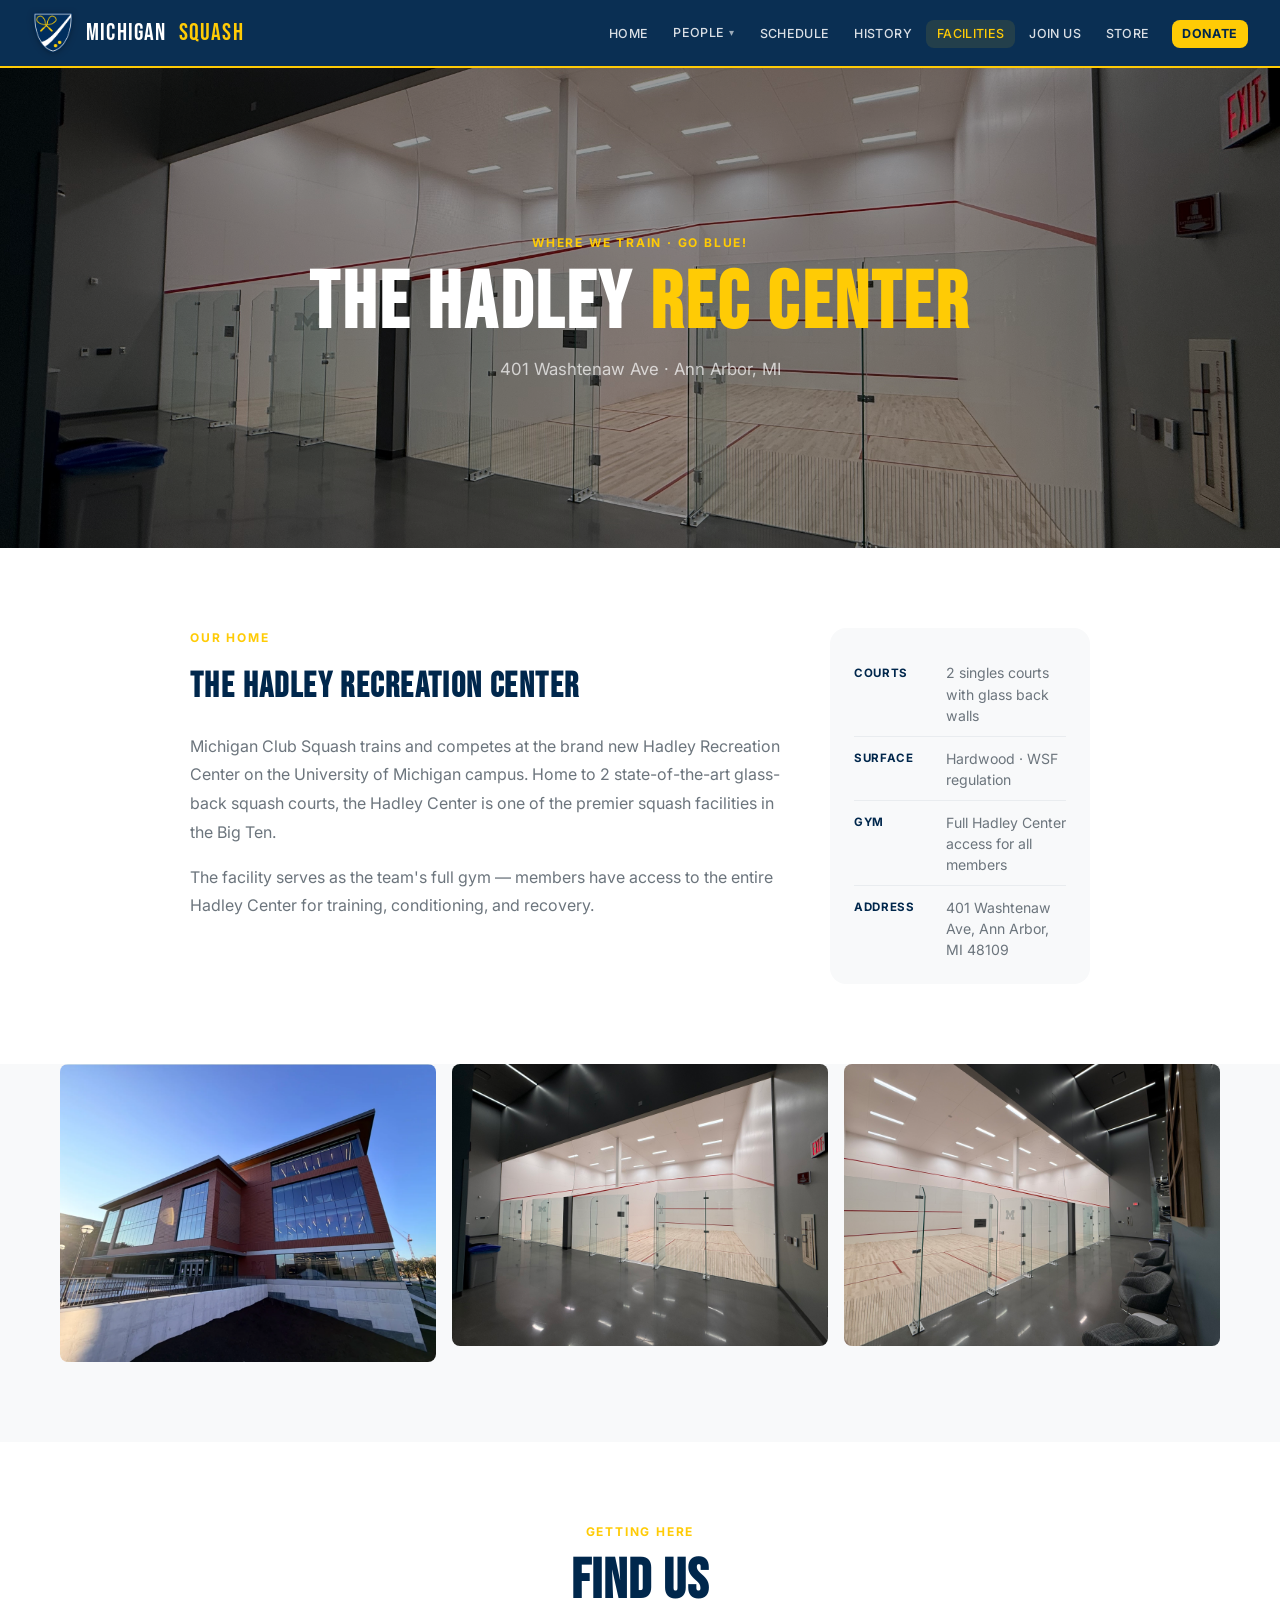
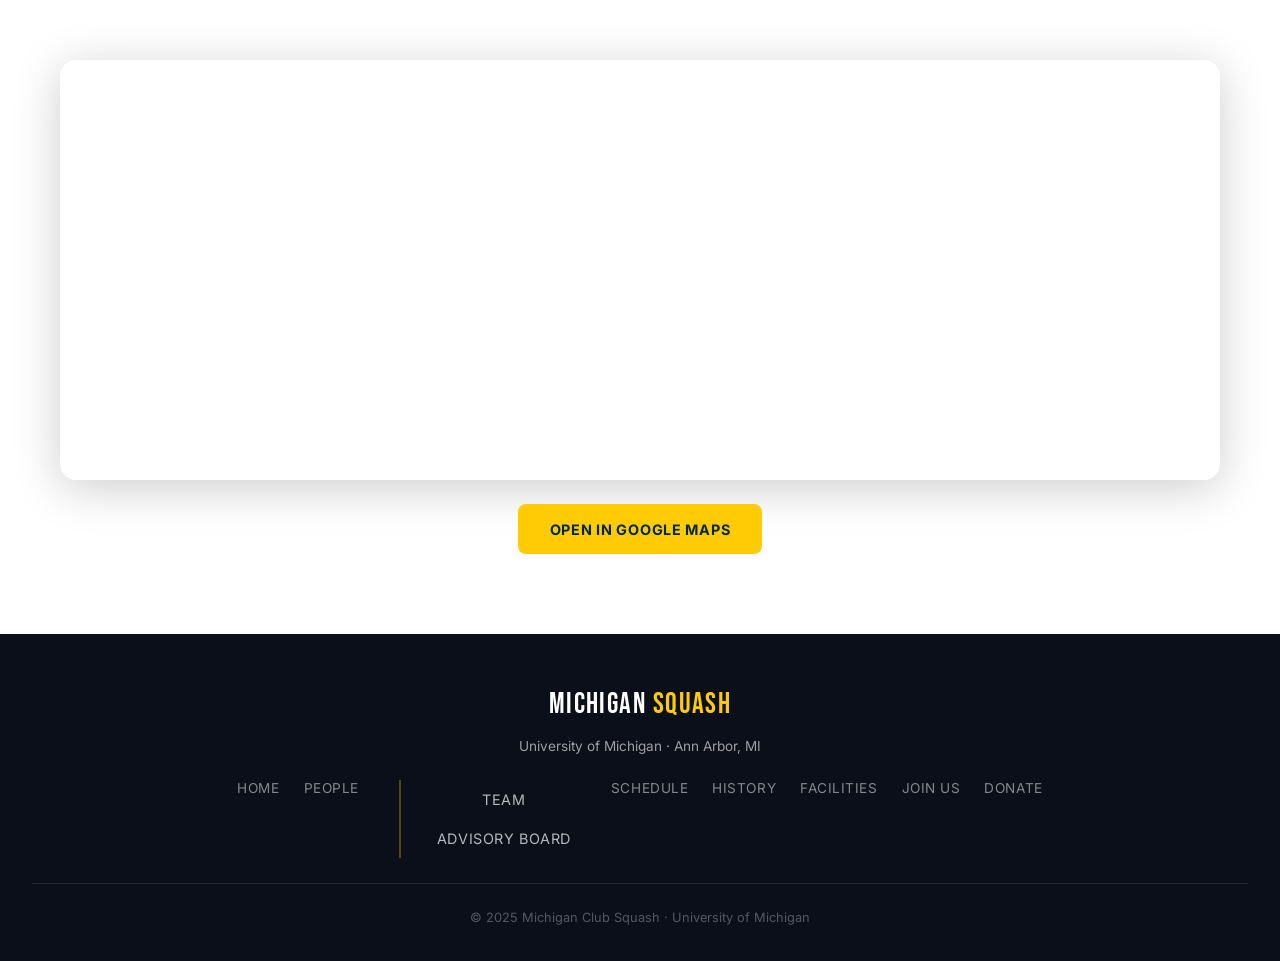
<file: facilities.html>
<!DOCTYPE html>
<html lang="en">
<head>
  <meta charset="UTF-8" />
  <meta name="viewport" content="width=device-width, initial-scale=1.0" />
  <title>Facilities — Michigan Club Squash</title>
  <link rel="preconnect" href="https://fonts.googleapis.com" />
  <link rel="preconnect" href="https://fonts.gstatic.com" crossorigin />
  <link href="https://fonts.googleapis.com/css2?family=Bebas+Neue&family=Inter:wght@300;400;500;600;700;800&display=swap" rel="stylesheet" />
  <link rel="stylesheet" href="styles.css" />
  <style>
    .detail-row {
      display: flex;
      align-items: flex-start;
      gap: 0.75rem;
      padding: 0.65rem 0;
      border-bottom: 1px solid var(--gray-light);
      font-size: 0.88rem;
    }
    .detail-row:last-child { border-bottom: none; padding-bottom: 0; }
    .detail-label {
      font-weight: 700;
      color: var(--blue);
      text-transform: uppercase;
      letter-spacing: 0.06em;
      font-size: 0.72rem;
      min-width: 80px;
      padding-top: 0.1rem;
    }
    .detail-value { color: var(--gray); line-height: 1.5; }

    /* Photo grid */
    .photo-grid {
      display: grid;
      grid-template-columns: repeat(3, 1fr);
      gap: 1rem;
    }
    .photo-cell {
      border-radius: var(--radius);
      overflow: hidden;
      aspect-ratio: 4/3;
      background: linear-gradient(135deg, var(--blue-mid), var(--blue));
    }
    .photo-cell img { width: 100%; height: 100%; object-fit: cover; display: block; }
    .photo-cell.tall { grid-row: span 2; aspect-ratio: unset; }

    @media (max-width: 768px) {
      .photo-grid { grid-template-columns: repeat(2, 1fr); }
      .photo-cell.tall { grid-row: span 1; aspect-ratio: 4/3; }
    }
    @media (max-width: 480px) {
      .photo-grid { grid-template-columns: 1fr; }
    }
  </style>
</head>
<body>

<nav>
  <a href="index.html" class="nav-logo">
    <img src="photos/michigansquashlogo.png" alt="Michigan Club Squash Logo" class="nav-logo-img" onerror="this.replaceWith(Object.assign(document.createElement('div'),{className:'logo-m',textContent:'M'}))" />
    Michigan <span>Squash</span>
  </a>
  <ul class="nav-links">
    <li><a href="index.html">Home</a></li>
    <li class="nav-dropdown"><a href="about.html">People</a><div class="nav-dropdown-menu"><a href="about.html">Team</a><a href="advisory-board.html">Advisory Board</a></div></li>
    <li><a href="schedule.html">Schedule</a></li>
    <li><a href="history.html">History</a></li>
    <li><a href="facilities.html" class="active">Facilities</a></li>
    <li><a href="join.html">Join Us</a></li>
    <li><a href="store.html">Store</a></li>
    <li><a href="donate.html" class="nav-cta">Donate</a></li>
  </ul>
  <button class="nav-hamburger" aria-label="Toggle menu">
    <span></span><span></span><span></span>
  </button>
</nav>

<div class="nav-mobile">
  <a href="index.html">Home</a>
  <a href="about.html">People</a><div class="nav-mobile-sub"><a href="about.html">Team</a><a href="advisory-board.html">Advisory Board</a></div>
  <a href="schedule.html">Schedule</a>
  <a href="history.html">History</a>
  <a href="facilities.html">Facilities</a>
  <a href="join.html">Join Us</a>
  <a href="store.html">Store</a>
  <a href="donate.html" class="nav-cta-mobile">Donate</a>
</div>

<div class="page">

  <!-- ── HERO BANNER ── -->
  <div style="position:relative;width:100%;height:480px;overflow:hidden;">
    <img src="photos/court1.jpeg" alt="Hadley Recreation Center Squash Courts" style="width:100%;height:100%;object-fit:cover;object-position:center;filter:brightness(0.6);" />
    <div style="position:absolute;inset:0;display:flex;flex-direction:column;align-items:center;justify-content:center;text-align:center;padding:2rem;">
      <div class="section-label text-maize" style="margin-bottom:0.75rem;">Where We Train · Go Blue!</div>
      <h1 style="font-family:var(--font-display);font-size:clamp(2.5rem,7vw,5rem);color:#fff;letter-spacing:0.04em;line-height:1;">The Hadley <span style="color:var(--maize);">Rec Center</span></h1>
      <p style="color:rgba(255,255,255,0.7);margin-top:0.75rem;font-size:1.05rem;">401 Washtenaw Ave · Ann Arbor, MI</p>
    </div>
  </div>

  <!-- ── ABOUT THE FACILITY ── -->
  <section>
    <div class="container" style="max-width:900px;">
      <div class="detail-grid">
        <div>
          <div class="section-label" style="margin-bottom:0.75rem;">Our Home</div>
          <h2 style="font-family:var(--font-display);font-size:2.2rem;color:var(--blue);letter-spacing:0.04em;margin-bottom:1rem;">The Hadley Recreation Center</h2>
          <p style="font-size:1rem;color:var(--gray);line-height:1.8;margin-bottom:1rem;">Michigan Club Squash trains and competes at the brand new Hadley Recreation Center on the University of Michigan campus. Home to 2 state-of-the-art glass-back squash courts, the Hadley Center is one of the premier squash facilities in the Big Ten.</p>
          <p style="font-size:1rem;color:var(--gray);line-height:1.8;">The facility serves as the team's full gym — members have access to the entire Hadley Center for training, conditioning, and recovery.</p>
        </div>
        <div style="background:var(--off-white);border-radius:var(--radius-lg);padding:1.5rem;">
          <div class="detail-row"><div class="detail-label">Courts</div><div class="detail-value">2 singles courts with glass back walls</div></div>
          <div class="detail-row"><div class="detail-label">Surface</div><div class="detail-value">Hardwood · WSF regulation</div></div>
          <div class="detail-row"><div class="detail-label">Gym</div><div class="detail-value">Full Hadley Center access for all members</div></div>
          <div class="detail-row" style="border-bottom:none;"><div class="detail-label">Address</div><div class="detail-value">401 Washtenaw Ave, Ann Arbor, MI 48109</div></div>
        </div>
      </div>
    </div>
  </section>

  <!-- ── PHOTO GALLERY ── -->
  <section style="background:var(--off-white);padding-top:0;">
    <div class="container">
      <div class="photo-grid">
        <div class="photo-cell tall"><img src="photos/hadley.png" alt="Hadley Recreation Center" /></div>
        <div class="photo-cell"><img src="photos/court1.jpeg" alt="Squash Court" /></div>
        <div class="photo-cell"><img src="photos/court2.jpeg" alt="Squash Court" /></div>
      </div>
    </div>
  </section>

  <!-- ── MAP ── -->
  <section>
    <div class="container">
      <div class="section-header center">
        <div class="section-label">Getting Here</div>
        <h2 class="section-title">Find Us</h2>
      </div>
      <div style="border-radius:var(--radius-lg);overflow:hidden;box-shadow:var(--shadow-lg);height:420px;">
        <iframe
          src="https://maps.google.com/maps?q=Hadley+Recreation+Center+401+Washtenaw+Ave+Ann+Arbor+MI+48109&output=embed"
          width="100%" height="100%" style="border:0;display:block;" allowfullscreen loading="lazy">
        </iframe>
      </div>
      <div style="text-align:center;margin-top:1.5rem;">
        <a href="https://maps.google.com/maps?q=Hadley+Recreation+Center+401+Washtenaw+Ave+Ann+Arbor+MI+48109" target="_blank" class="btn btn-primary">Open in Google Maps</a>
      </div>
    </div>
  </section>

</div>

<footer>
  <div class="footer-logo">Michigan <span>Squash</span></div>
  <div style="font-size: 0.85rem; margin-top: 0.25rem;">University of Michigan · Ann Arbor, MI</div>
  <div class="footer-links">
    <a href="index.html">Home</a>
    <a href="about.html">People</a><div class="nav-mobile-sub"><a href="about.html">Team</a><a href="advisory-board.html">Advisory Board</a></div>
    <a href="schedule.html">Schedule</a>
    <a href="history.html">History</a>
    <a href="facilities.html">Facilities</a>
    <a href="join.html">Join Us</a>
    <a href="donate.html">Donate</a>
  </div>
  <div class="footer-divider"></div>
  <div class="footer-copy">&copy; 2025 Michigan Club Squash · University of Michigan</div>
</footer>

<script src="script.js"></script>
</body>
</html>
</file>
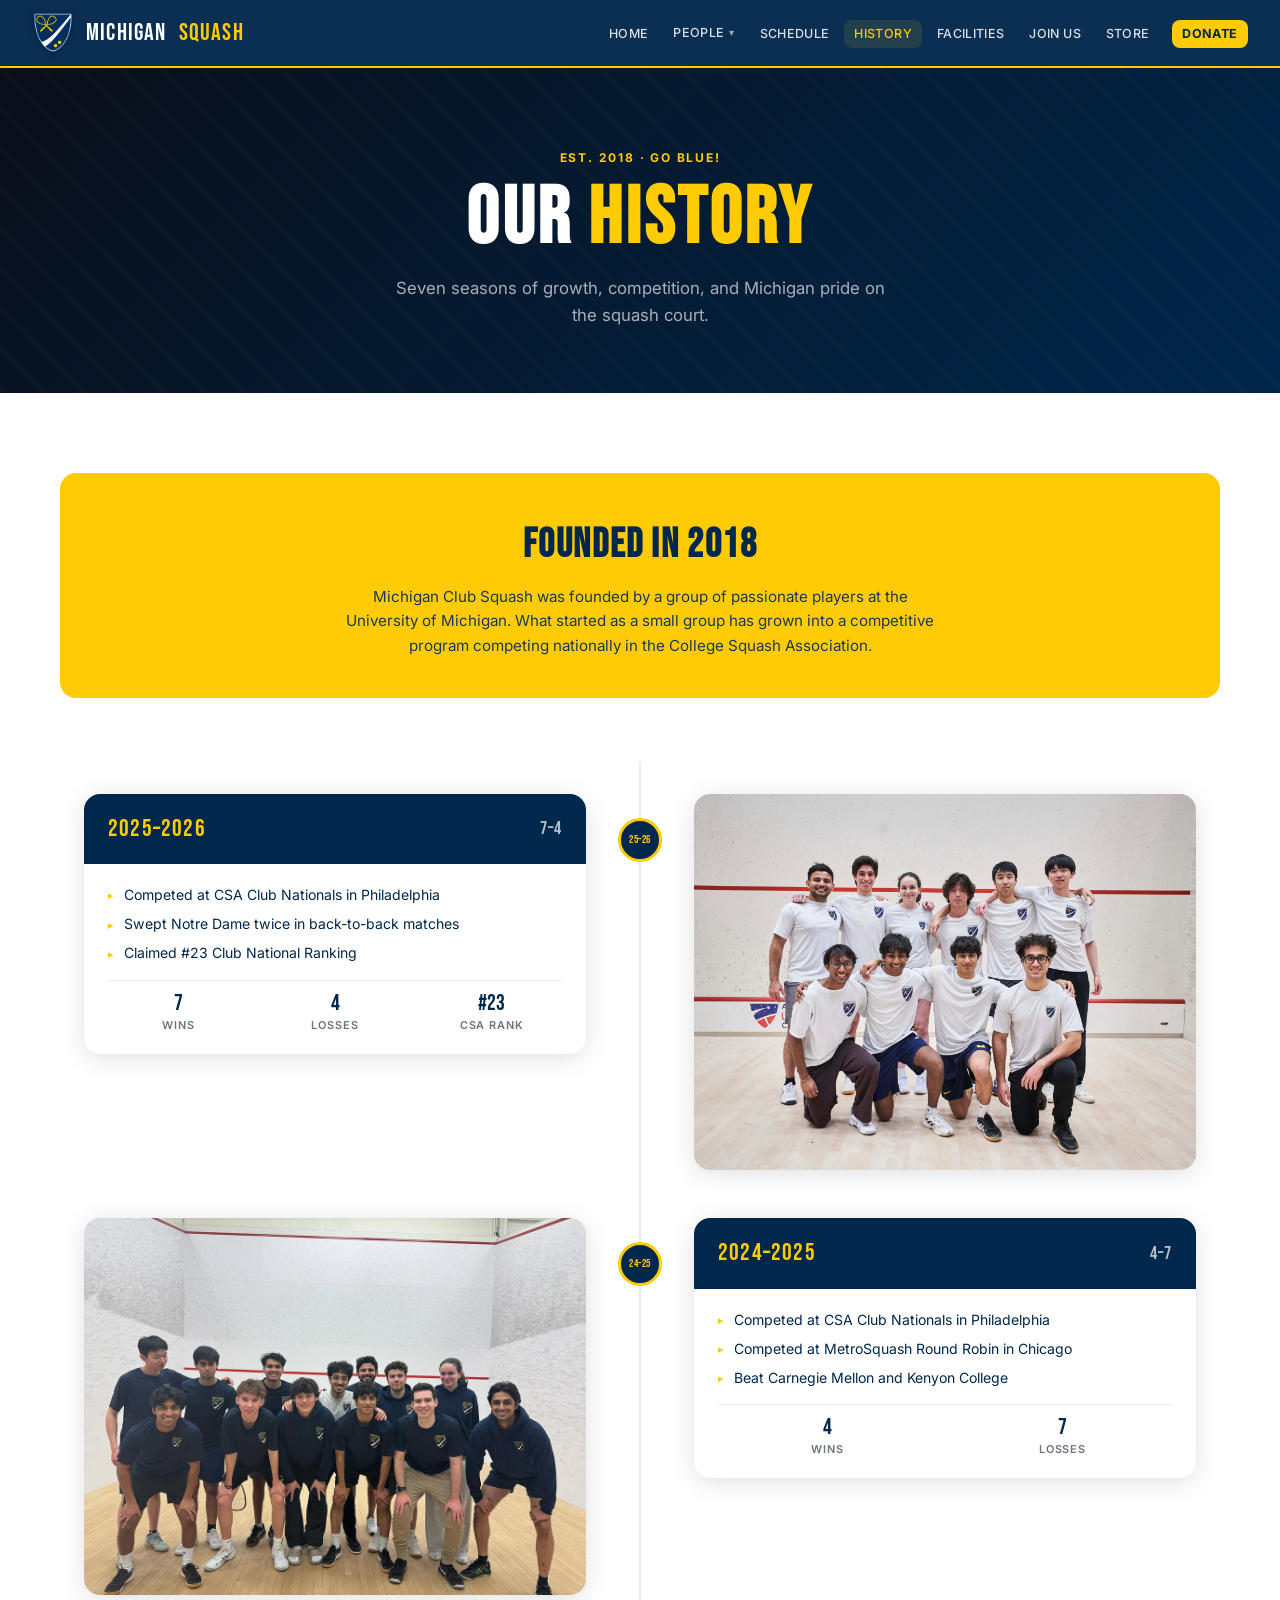
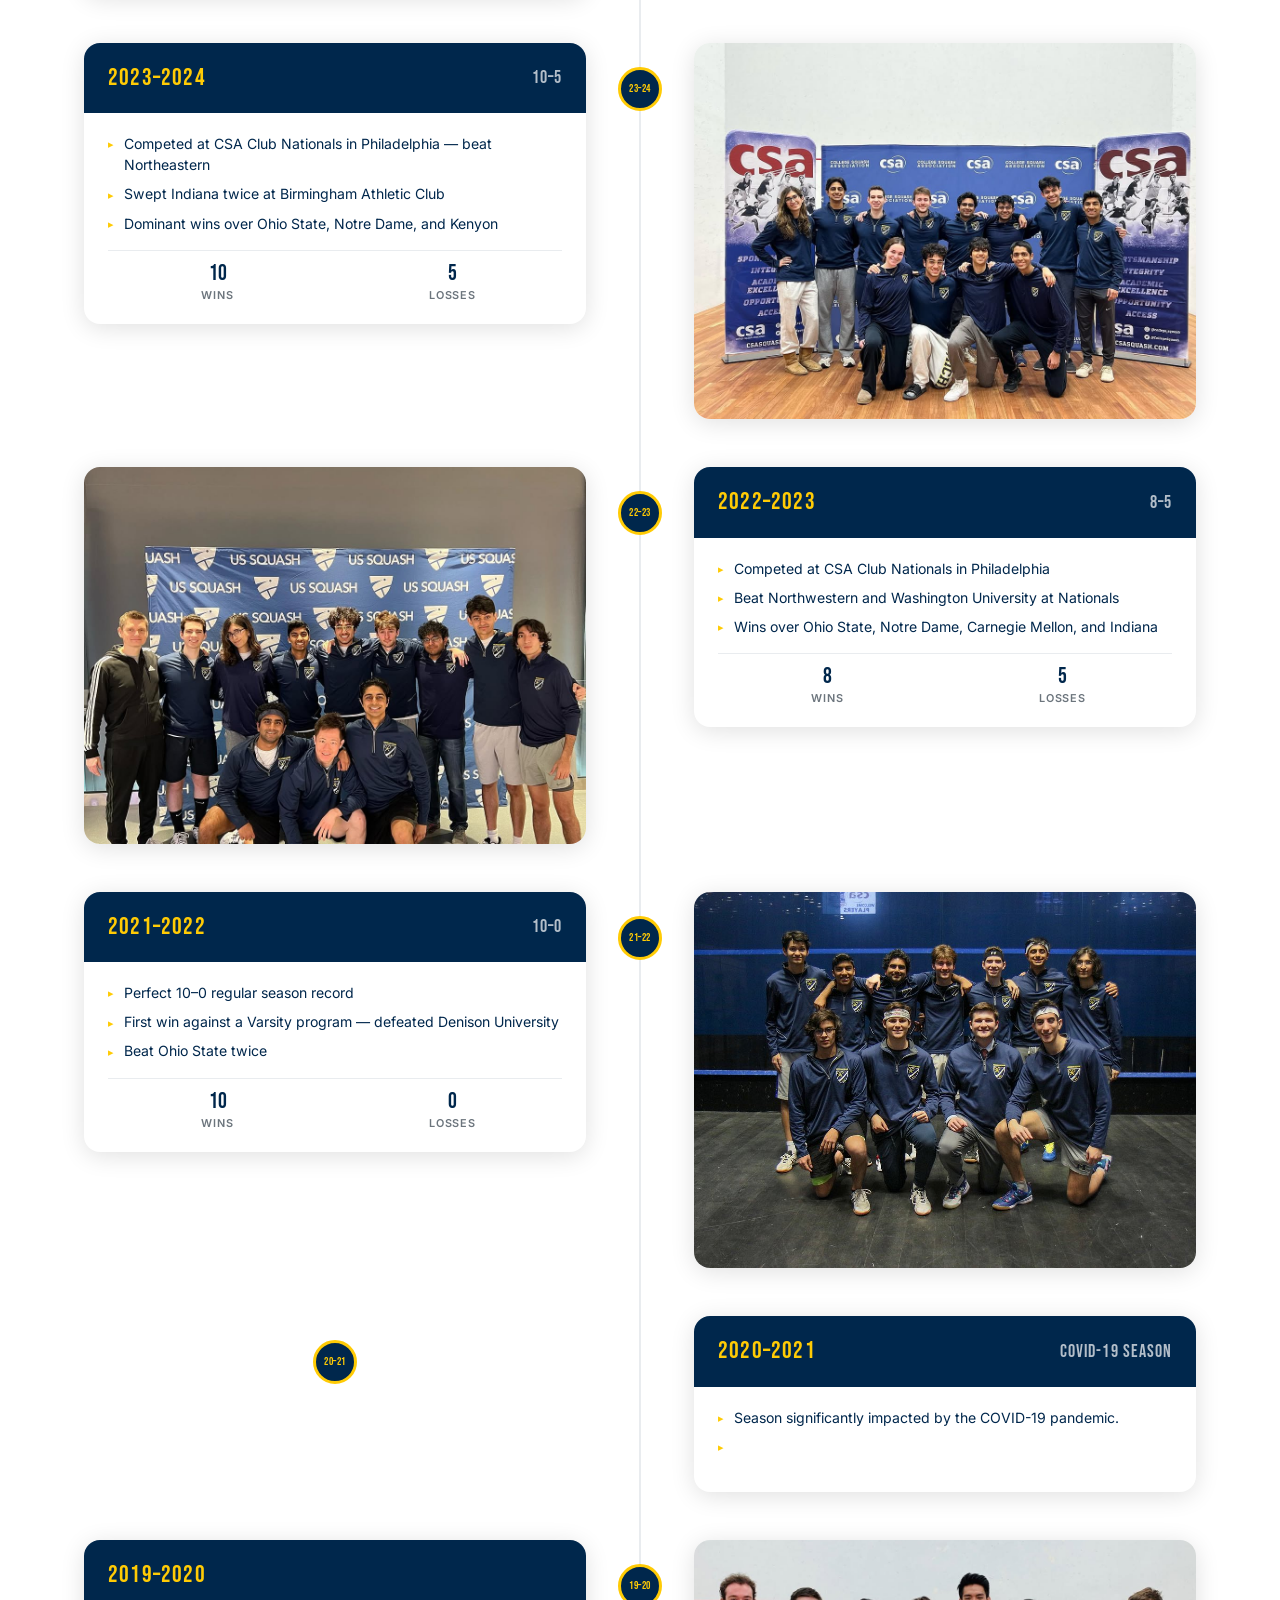
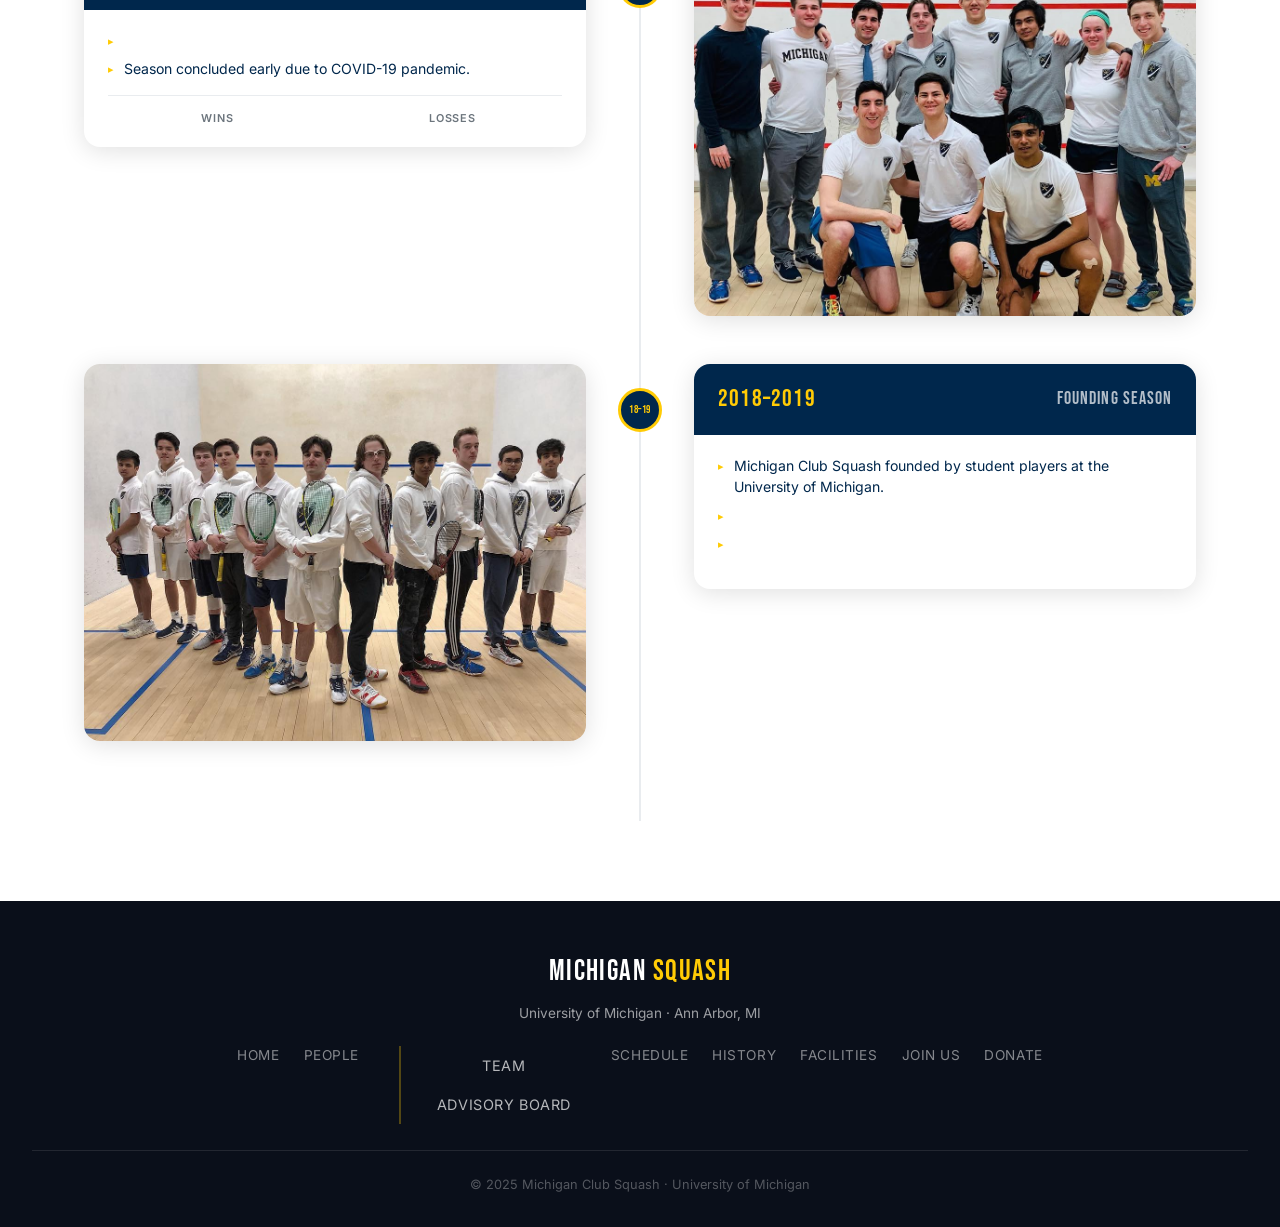
<file: history.html>
<!DOCTYPE html>
<html lang="en">
<head>
  <meta charset="UTF-8" />
  <meta name="viewport" content="width=device-width, initial-scale=1.0" />
  <title>History — Michigan Club Squash</title>
  <link rel="preconnect" href="https://fonts.googleapis.com" />
  <link rel="preconnect" href="https://fonts.gstatic.com" crossorigin />
  <link href="https://fonts.googleapis.com/css2?family=Bebas+Neue&family=Inter:wght@300;400;500;600;700;800&display=swap" rel="stylesheet" />
  <link rel="stylesheet" href="styles.css" />
  <style>
    .page-hero {
      background: linear-gradient(135deg, var(--dark) 0%, var(--blue) 100%);
      padding: 5rem 2rem 4rem;
      text-align: center;
      position: relative;
      overflow: hidden;
    }
    .page-hero::before {
      content: '';
      position: absolute; inset: 0;
      background-image: repeating-linear-gradient(45deg, rgba(255,203,5,0.03) 0, rgba(255,203,5,0.03) 1px, transparent 0, transparent 50%);
      background-size: 40px 40px;
    }
    .page-hero-content { position: relative; z-index: 1; }
    .page-hero h1 {
      font-family: var(--font-display);
      font-size: clamp(2.5rem, 7vw, 5rem);
      color: var(--white);
      letter-spacing: 0.04em;
      line-height: 1;
    }
    .page-hero h1 span { color: var(--maize); }
    .page-hero p {
      color: rgba(255,255,255,0.65);
      font-size: 1.05rem;
      margin-top: 1rem;
      max-width: 500px;
      margin-left: auto; margin-right: auto;
    }

    /* Timeline */
    .timeline { position: relative; padding: 2rem 0; }
    .timeline::before {
      content: '';
      position: absolute;
      left: 50%;
      top: 0; bottom: 0;
      width: 2px;
      background: var(--gray-light);
      transform: translateX(-50%);
    }

    .season-block {
      display: grid;
      grid-template-columns: 1fr 60px 1fr;
      gap: 0;
      margin-bottom: 3rem;
      align-items: start;
    }

    .season-block:nth-child(even) .season-card { order: 3; }
    .season-block:nth-child(even) .season-empty { order: 1; }

    .season-dot-col {
      display: flex;
      flex-direction: column;
      align-items: center;
      padding-top: 1.5rem;
    }
    .season-dot {
      width: 44px; height: 44px;
      background: var(--blue);
      border: 3px solid var(--maize);
      border-radius: 50%;
      display: flex; align-items: center; justify-content: center;
      font-family: var(--font-display);
      font-size: 0.7rem;
      color: var(--maize);
      letter-spacing: 0.05em;
      flex-shrink: 0;
      z-index: 1;
    }

    .season-card {
      background: var(--white);
      border-radius: var(--radius-lg);
      box-shadow: var(--shadow);
      overflow: hidden;
      transition: var(--transition);
      margin: 0 1.5rem;
    }
    .season-card:hover { transform: translateY(-3px); box-shadow: var(--shadow-lg); }

    .season-header {
      background: var(--blue);
      padding: 1rem 1.5rem;
      display: flex;
      align-items: center;
      justify-content: space-between;
      gap: 1rem;
    }
    .season-year {
      font-family: var(--font-display);
      font-size: 1.5rem;
      color: var(--maize);
      letter-spacing: 0.05em;
    }
    .season-record {
      font-family: var(--font-display);
      font-size: 1.1rem;
      color: rgba(255,255,255,0.7);
      letter-spacing: 0.06em;
    }

    .season-body { padding: 1.25rem 1.5rem; }

    .season-highlights {
      list-style: none;
      display: flex;
      flex-direction: column;
      gap: 0.5rem;
      margin-bottom: 1rem;
    }
    .season-highlights li {
      font-size: 0.88rem;
      color: var(--blue);
      display: flex;
      align-items: flex-start;
      gap: 0.6rem;
      line-height: 1.5;
    }
    .season-highlights li::before {
      content: '▸';
      color: var(--maize);
      font-size: 0.7rem;
      margin-top: 0.2rem;
      flex-shrink: 0;
    }

    .season-stat-row {
      display: flex;
      gap: 1rem;
      margin-top: 0.75rem;
      padding-top: 0.75rem;
      border-top: 1px solid var(--gray-light);
      flex-wrap: wrap;
    }
    .season-stat { text-align: center; flex: 1; min-width: 60px; }
    .season-stat .s-num {
      font-family: var(--font-display);
      font-size: 1.4rem;
      color: var(--blue);
      line-height: 1;
    }
    .season-stat .s-label {
      font-size: 0.68rem;
      font-weight: 600;
      letter-spacing: 0.08em;
      text-transform: uppercase;
      color: var(--gray);
      margin-top: 0.1rem;
    }

    .season-empty { /* placeholder side */ }
    .season-photo {
      margin: 0 1.5rem;
      border-radius: var(--radius-lg);
      overflow: hidden;
      box-shadow: var(--shadow);
      aspect-ratio: 4/3;
    }
    .season-photo img {
      width: 100%; height: 100%;
      object-fit: cover;
      display: block;
    }
    /* Founding banner */
    .founding-banner {
      background: var(--maize);
      border-radius: var(--radius-lg);
      padding: 2.5rem;
      text-align: center;
      margin-bottom: 4rem;
    }
    .founding-banner h2 {
      font-family: var(--font-display);
      font-size: 2.5rem;
      color: var(--blue);
      letter-spacing: 0.04em;
    }
    .founding-banner p { color: var(--blue-mid); margin-top: 0.5rem; font-size: 0.95rem; max-width: 600px; margin-left: auto; margin-right: auto; }

    @media (max-width: 768px) {
      /* Dump the complex grid — just stack cards vertically */
      .timeline::before { display: none; }
      .season-block {
        display: flex;
        flex-direction: column;
        margin-bottom: 2rem;
        gap: 0.75rem;
      }
      .season-dot-col { display: none; }
      .season-photo { display: block; margin: 0; aspect-ratio: 16/9; order: 2; }
      .season-card { margin: 0; order: 1; }
      .season-block:nth-child(even) .season-card { order: 1; }
      .founding-banner { padding: 1.5rem; margin-bottom: 2rem; }
      .founding-banner h2 { font-size: 1.8rem; }
    }
  </style>
</head>
<body>

<nav>
  <a href="index.html" class="nav-logo">
    <img src="photos/michigansquashlogo.png" alt="Michigan Club Squash Logo" class="nav-logo-img" onerror="this.replaceWith(Object.assign(document.createElement('div'),{className:'logo-m',textContent:'M'}))" />
    Michigan <span>Squash</span>
  </a>
  <ul class="nav-links">
    <li><a href="index.html">Home</a></li>
    <li class="nav-dropdown"><a href="about.html">People</a><div class="nav-dropdown-menu"><a href="about.html">Team</a><a href="advisory-board.html">Advisory Board</a></div></li>
    <li><a href="schedule.html">Schedule</a></li>
    <li><a href="history.html" class="active">History</a></li>
    <li><a href="facilities.html">Facilities</a></li>
    <li><a href="join.html">Join Us</a></li>
    <li><a href="store.html">Store</a></li>
    <li><a href="donate.html" class="nav-cta">Donate</a></li>
  </ul>
  <button class="nav-hamburger" aria-label="Toggle menu">
    <span></span><span></span><span></span>
  </button>
</nav>

<div class="nav-mobile">
  <a href="index.html">Home</a>
  <a href="about.html">People</a><div class="nav-mobile-sub"><a href="about.html">Team</a><a href="advisory-board.html">Advisory Board</a></div>
  <a href="schedule.html">Schedule</a>
  <a href="history.html">History</a>
  <a href="facilities.html">Facilities</a>
  <a href="join.html">Join Us</a>
  <a href="store.html">Store</a>
  <a href="donate.html" class="nav-cta-mobile">Donate</a>
</div>

<div class="page">

  <div class="page-hero">
    <div class="page-hero-content">
      <div class="section-label text-maize" style="margin-bottom:0.75rem;">Est. 2018 · Go Blue!</div>
      <h1>Our <span>History</span></h1>
      <p>Seven seasons of growth, competition, and Michigan pride on the squash court.</p>
    </div>
  </div>

  <section>
    <div class="container">

      <div class="founding-banner">
        <h2>Founded in 2018</h2>
        <p>Michigan Club Squash was founded by a group of passionate players at the University of Michigan. What started as a small group has grown into a competitive program competing nationally in the College Squash Association.</p>
      </div>

      <div class="timeline">

        <!-- 2025–2026 -->
        <div class="season-block">
          <div class="season-card">
            <div class="season-header">
              <div class="season-year">2025–2026</div>
              <div class="season-record">7–4</div>
            </div>
            <div class="season-body">
              <ul class="season-highlights">
                <li>Competed at CSA Club Nationals in Philadelphia</li>
                <li>Swept Notre Dame twice in back-to-back matches</li>
                <li>Claimed #23 Club National Ranking</li>
              </ul>
              <div class="season-stat-row">
                <div class="season-stat"><div class="s-num">7</div><div class="s-label">Wins</div></div>
                <div class="season-stat"><div class="s-num">4</div><div class="s-label">Losses</div></div>
                <div class="season-stat"><div class="s-num">#23</div><div class="s-label">CSA Rank</div></div>
              </div>
            </div>
          </div>
          <div class="season-dot-col"><div class="season-dot">25–26</div></div>
          <div class="season-photo"><img src="photos/teamphoto2026.jpg" alt="2025-26 Team" /></div>
        </div>

        <!-- 2024–2025 -->
        <div class="season-block">
          <div class="season-photo"><img src="photos/teamphoto2025.jpg" alt="2024-25 Team" /></div>
          <div class="season-dot-col"><div class="season-dot">24–25</div></div>
          <div class="season-card">
            <div class="season-header">
              <div class="season-year">2024–2025</div>
              <div class="season-record">4–7</div>
            </div>
            <div class="season-body">
              <ul class="season-highlights">
                <li>Competed at CSA Club Nationals in Philadelphia</li>
                <li>Competed at MetroSquash Round Robin in Chicago</li>
                <li>Beat Carnegie Mellon and Kenyon College</li>
              </ul>
              <div class="season-stat-row">
                <div class="season-stat"><div class="s-num">4</div><div class="s-label">Wins</div></div>
                <div class="season-stat"><div class="s-num">7</div><div class="s-label">Losses</div></div>
              </div>
            </div>
          </div>
        </div>

        <!-- 2023–2024 -->
        <div class="season-block">
          <div class="season-card">
            <div class="season-header">
              <div class="season-year">2023–2024</div>
              <div class="season-record">10–5</div>
            </div>
            <div class="season-body">
              <ul class="season-highlights">
                <li>Competed at CSA Club Nationals in Philadelphia — beat Northeastern</li>
                <li>Swept Indiana twice at Birmingham Athletic Club</li>
                <li>Dominant wins over Ohio State, Notre Dame, and Kenyon</li>
              </ul>
              <div class="season-stat-row">
                <div class="season-stat"><div class="s-num">10</div><div class="s-label">Wins</div></div>
                <div class="season-stat"><div class="s-num">5</div><div class="s-label">Losses</div></div>
              </div>
            </div>
          </div>
          <div class="season-dot-col"><div class="season-dot">23–24</div></div>
          <div class="season-photo"><img src="photos/teamphoto2024.jpg" alt="2023-24 Team" /></div>
        </div>

        <!-- 2022–2023 -->
        <div class="season-block">
          <div class="season-photo"><img src="photos/teamphoto2023.jpg" alt="2022-23 Team" /></div>
          <div class="season-dot-col"><div class="season-dot">22–23</div></div>
          <div class="season-card">
            <div class="season-header">
              <div class="season-year">2022–2023</div>
              <div class="season-record">8–5</div>
            </div>
            <div class="season-body">
              <ul class="season-highlights">
                <li>Competed at CSA Club Nationals in Philadelphia</li>
                <li>Beat Northwestern and Washington University at Nationals</li>
                <li>Wins over Ohio State, Notre Dame, Carnegie Mellon, and Indiana</li>
              </ul>
              <div class="season-stat-row">
                <div class="season-stat"><div class="s-num">8</div><div class="s-label">Wins</div></div>
                <div class="season-stat"><div class="s-num">5</div><div class="s-label">Losses</div></div>
              </div>
            </div>
          </div>
        </div>

        <!-- 2021–2022 -->
        <div class="season-block">
          <div class="season-card">
            <div class="season-header">
              <div class="season-year">2021–2022</div>
              <div class="season-record">10–0</div>
            </div>
            <div class="season-body">
              <ul class="season-highlights">
                <li>Perfect 10–0 regular season record</li>
                <li>First win against a Varsity program — defeated Denison University</li>
                <li>Beat Ohio State twice</li>
              </ul>
              <div class="season-stat-row">
                <div class="season-stat"><div class="s-num">10</div><div class="s-label">Wins</div></div>
                <div class="season-stat"><div class="s-num">0</div><div class="s-label">Losses</div></div>
              </div>
            </div>
          </div>
          <div class="season-dot-col"><div class="season-dot">21–22</div></div>
          <div class="season-photo"><img src="photos/teamphoto2022.jpg" alt="2021-22 Team" /></div>
        </div>

        <!-- 2020–2021 -->
        <div class="season-block">
          <div class="season-empty"></div>
          <div class="season-dot-col"><div class="season-dot">20–21</div></div>
          <div class="season-card">
            <div class="season-header">
              <div class="season-year">2020–2021</div>
              <div class="season-record">COVID-19 Season</div>
            </div>
            <div class="season-body">
              <ul class="season-highlights">
                <li>Season significantly impacted by the COVID-19 pandemic.</li>
                <li><!-- Any virtual/limited activity highlights --></li>
              </ul>
            </div>
          </div>
        </div>

        <!-- 2019–2020 -->
        <div class="season-block">
          <div class="season-card">
            <div class="season-header">
              <div class="season-year">2019–2020</div>
              <div class="season-record"><!-- W–L --></div>
            </div>
            <div class="season-body">
              <ul class="season-highlights">
                <li><!-- Key highlight --></li>
                <li>Season concluded early due to COVID-19 pandemic.</li>
              </ul>
              <div class="season-stat-row">
                <div class="season-stat"><div class="s-num"><!-- W --></div><div class="s-label">Wins</div></div>
                <div class="season-stat"><div class="s-num"><!-- L --></div><div class="s-label">Losses</div></div>
              </div>
            </div>
          </div>
          <div class="season-dot-col"><div class="season-dot">19–20</div></div>
          <div class="season-photo"><img src="photos/teamphoto2020.jpg" alt="2019-20 Team" /></div>
        </div>

        <!-- 2018–2019 (Founding Season) -->
        <div class="season-block">
          <div class="season-photo"><img src="photos/teamphoto2019.jpg" alt="2018-19 Team" /></div>
          <div class="season-dot-col"><div class="season-dot">18–19</div></div>
          <div class="season-card">
            <div class="season-header">
              <div class="season-year">2018–2019</div>
              <div class="season-record">Founding Season</div>
            </div>
            <div class="season-body">
              <ul class="season-highlights">
                <li>Michigan Club Squash founded by student players at the University of Michigan.</li>
                <li><!-- First matches, first milestones --></li>
                <li><!-- Founding members / first officers --></li>
              </ul>
            </div>
          </div>
        </div>

      </div>
    </div>
  </section>

</div>

<footer>
  <div class="footer-logo">Michigan <span>Squash</span></div>
  <div style="font-size: 0.85rem; margin-top: 0.25rem;">University of Michigan · Ann Arbor, MI</div>
  <div class="footer-links">
    <a href="index.html">Home</a>
    <a href="about.html">People</a><div class="nav-mobile-sub"><a href="about.html">Team</a><a href="advisory-board.html">Advisory Board</a></div>
    <a href="schedule.html">Schedule</a>
    <a href="history.html">History</a>
    <a href="facilities.html">Facilities</a>
    <a href="join.html">Join Us</a>
    <a href="donate.html">Donate</a>
  </div>
  <div class="footer-divider"></div>
  <div class="footer-copy">&copy; 2025 Michigan Club Squash · University of Michigan</div>
</footer>

<script src="script.js"></script>
</body>
</html>
</file>
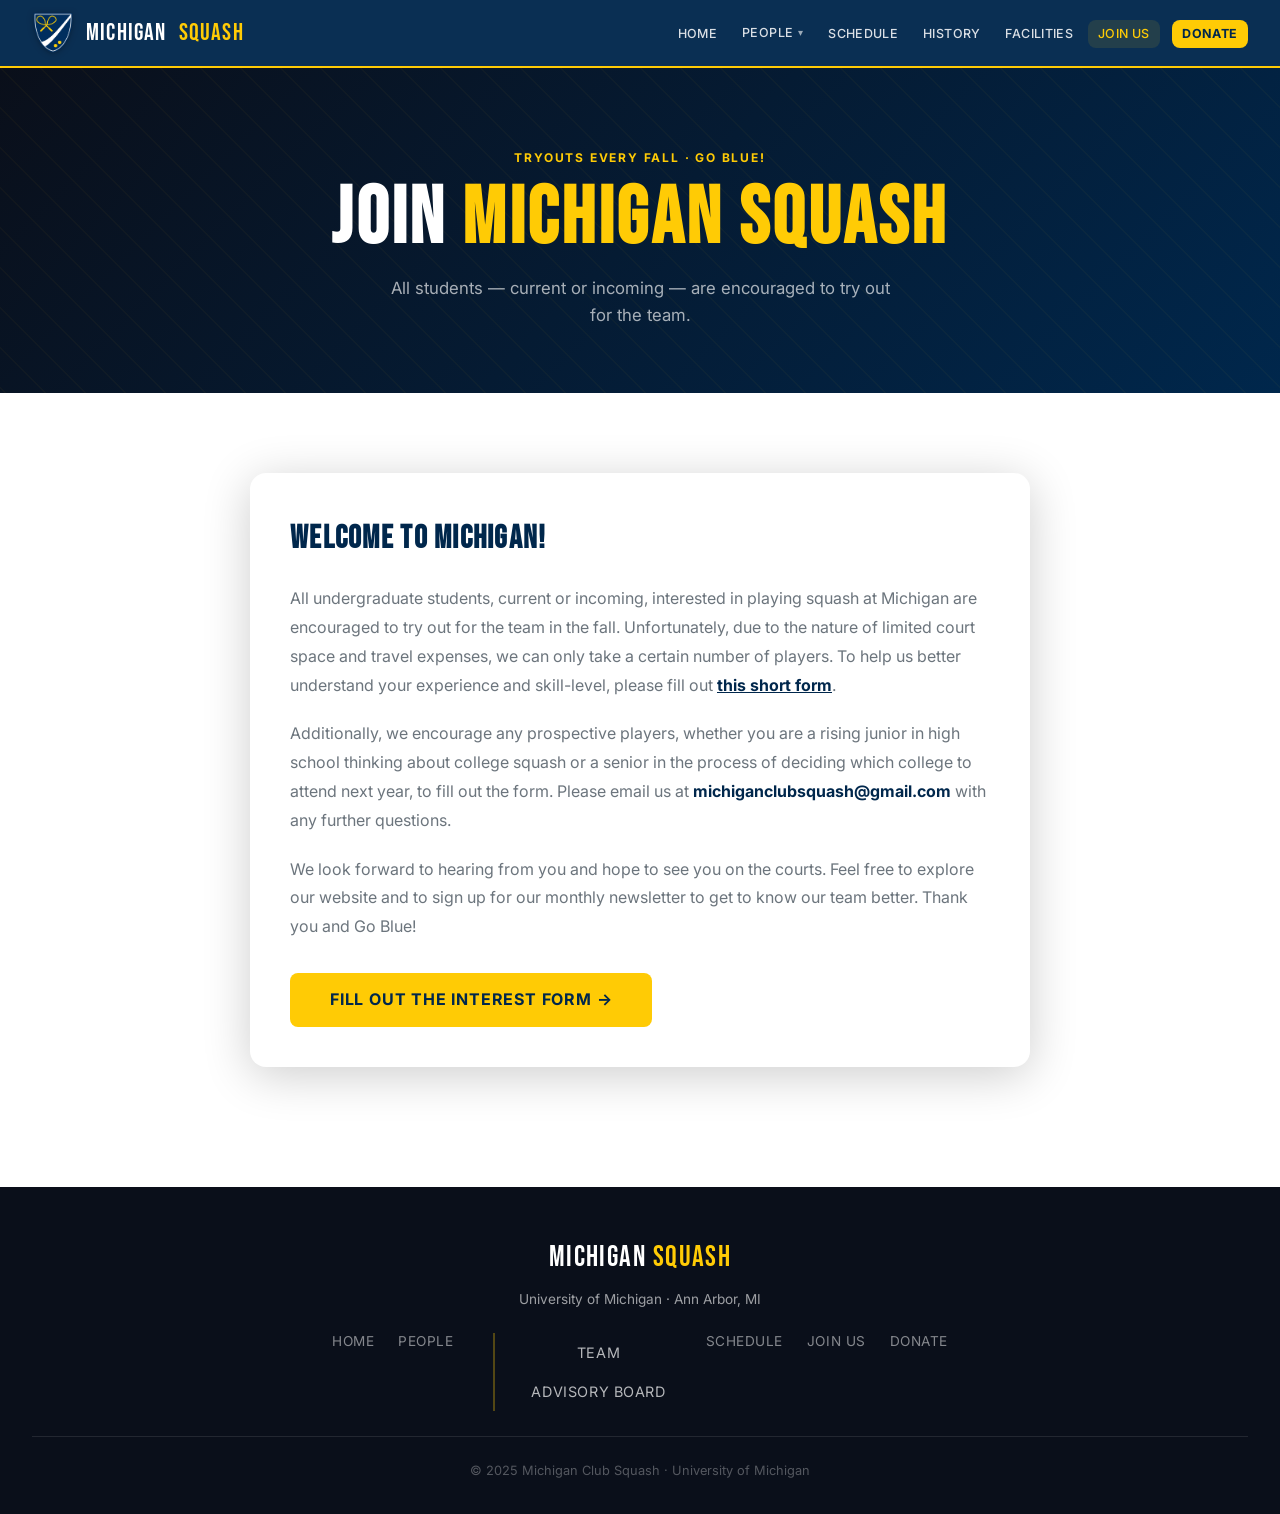
<file: join.html>
<!DOCTYPE html>
<html lang="en">
<head>
  <meta charset="UTF-8" />
  <meta name="viewport" content="width=device-width, initial-scale=1.0" />
  <title>Join Us — Michigan Club Squash</title>
  <link rel="preconnect" href="https://fonts.googleapis.com" />
  <link rel="preconnect" href="https://fonts.gstatic.com" crossorigin />
  <link href="https://fonts.googleapis.com/css2?family=Bebas+Neue&family=Inter:wght@300;400;500;600;700;800&display=swap" rel="stylesheet" />
  <link rel="stylesheet" href="styles.css" />
  <style>
    .page-hero {
      background: linear-gradient(135deg, var(--dark) 0%, var(--blue) 100%);
      padding: 5rem 2rem 4rem;
      text-align: center;
      position: relative;
      overflow: hidden;
    }
    .page-hero::before {
      content: '';
      position: absolute; inset: 0;
      background-image: repeating-linear-gradient(45deg, rgba(255,203,5,0.03) 0, rgba(255,203,5,0.03) 1px, transparent 0, transparent 50%);
      background-size: 40px 40px;
    }
    .page-hero-content { position: relative; z-index: 1; }
    .page-hero h1 {
      font-family: var(--font-display);
      font-size: clamp(2.5rem, 7vw, 5rem);
      color: var(--white);
      letter-spacing: 0.04em;
      line-height: 1;
    }
    .page-hero h1 span { color: var(--maize); }
    .page-hero p {
      color: rgba(255,255,255,0.65);
      font-size: 1.05rem;
      margin-top: 1rem;
      max-width: 500px;
      margin-left: auto;
      margin-right: auto;
    }

    .steps-section { background: var(--off-white); }

    .step {
      display: flex;
      gap: 1.5rem;
      align-items: flex-start;
      padding: 2rem;
      background: var(--white);
      border-radius: var(--radius-lg);
      box-shadow: var(--shadow);
    }
    .step-num {
      width: 52px; height: 52px;
      background: var(--blue);
      color: var(--maize);
      font-family: var(--font-display);
      font-size: 1.5rem;
      border-radius: 50%;
      display: flex; align-items: center; justify-content: center;
      flex-shrink: 0;
    }
    .step-content h3 {
      font-family: var(--font-display);
      font-size: 1.3rem;
      color: var(--blue);
      letter-spacing: 0.04em;
      margin-bottom: 0.4rem;
    }
    .step-content p { font-size: 0.9rem; color: var(--gray); line-height: 1.65; }

    .faq-item {
      border-bottom: 1px solid var(--gray-light);
      padding: 1.25rem 0;
    }
    .faq-item:last-child { border-bottom: none; }
    .faq-q {
      font-weight: 700;
      color: var(--blue);
      font-size: 0.95rem;
      cursor: pointer;
      display: flex;
      justify-content: space-between;
      align-items: center;
      gap: 1rem;
    }
    .faq-q::after {
      content: '+';
      font-size: 1.4rem;
      font-weight: 300;
      color: var(--gray);
      flex-shrink: 0;
    }
    .faq-a {
      font-size: 0.88rem;
      color: var(--gray);
      line-height: 1.7;
      margin-top: 0.75rem;
    }

    /* Form card */
    .form-card {
      background: var(--white);
      border-radius: var(--radius-lg);
      padding: 2.5rem;
      box-shadow: var(--shadow-lg);
    }

    .two-col { display: grid; grid-template-columns: 1fr 1fr; gap: 1rem; }
    @media (max-width: 560px) { .two-col { grid-template-columns: 1fr; } }

    .tryout-banner {
      background: var(--maize);
      border-radius: var(--radius-lg);
      padding: 2rem 2.5rem;
      display: flex;
      align-items: center;
      justify-content: space-between;
      gap: 1.5rem;
      flex-wrap: wrap;
      margin-bottom: 3rem;
    }
    .tryout-banner h3 {
      font-family: var(--font-display);
      font-size: 1.8rem;
      color: var(--blue);
      letter-spacing: 0.04em;
    }
    .tryout-banner p { font-size: 0.9rem; color: var(--blue-mid); margin-top: 0.25rem; }

    .level-card {
      background: var(--white);
      border-radius: var(--radius-lg);
      padding: 1.75rem;
      box-shadow: var(--shadow);
      border-top: 4px solid var(--blue);
      transition: var(--transition);
    }
    .level-card:hover { transform: translateY(-3px); box-shadow: var(--shadow-lg); }
    .level-card.featured { border-top-color: var(--maize); }
    .level-title {
      font-family: var(--font-display);
      font-size: 1.4rem;
      color: var(--blue);
      letter-spacing: 0.04em;
      margin-bottom: 0.5rem;
    }
    .level-desc { font-size: 0.88rem; color: var(--gray); line-height: 1.65; }
    .level-list {
      list-style: none;
      margin-top: 1rem;
      display: flex;
      flex-direction: column;
      gap: 0.4rem;
    }
    .level-list li {
      font-size: 0.85rem;
      color: var(--blue);
      display: flex;
      align-items: center;
      gap: 0.5rem;
    }
    .level-list li::before {
      content: '✓';
      color: var(--maize);
      background: var(--blue);
      width: 18px; height: 18px;
      border-radius: 50%;
      display: inline-flex; align-items: center; justify-content: center;
      font-size: 0.65rem;
      font-weight: 700;
      flex-shrink: 0;
    }
  </style>
</head>
<body>

<nav>
  <a href="index.html" class="nav-logo">
    <img src="photos/michigansquashlogo.png" alt="Michigan Club Squash Logo" class="nav-logo-img" onerror="this.replaceWith(Object.assign(document.createElement('div'),{className:'logo-m',textContent:'M'}))" />
    Michigan <span>Squash</span>
  </a>
  <ul class="nav-links">
    <li><a href="index.html">Home</a></li>
    <li class="nav-dropdown"><a href="about.html">People</a><div class="nav-dropdown-menu"><a href="about.html">Team</a><a href="advisory-board.html">Advisory Board</a></div></li>
    <li><a href="schedule.html">Schedule</a></li>
    <li><a href="history.html">History</a></li>
    <li><a href="facilities.html">Facilities</a></li>
    <li><a href="join.html" class="active">Join Us</a></li>
    <li><a href="donate.html" class="nav-cta">Donate</a></li>
  </ul>
  <button class="nav-hamburger" aria-label="Toggle menu">
    <span></span><span></span><span></span>
  </button>
</nav>

<div class="nav-mobile">
  <a href="index.html">Home</a>
  <a href="about.html">People</a><div class="nav-mobile-sub"><a href="about.html">Team</a><a href="advisory-board.html">Advisory Board</a></div>
  <a href="schedule.html">Schedule</a>
  <a href="history.html">History</a>
  <a href="facilities.html">Facilities</a>
  <a href="join.html">Join Us</a>
  <a href="store.html">Store</a>
  <a href="donate.html" class="nav-cta-mobile">Donate</a>
</div>

<div class="page">

  <!-- ── PAGE HERO ── -->
  <div class="page-hero">
    <div class="page-hero-content">
      <div class="section-label text-maize" style="margin-bottom:0.75rem;">Tryouts Every Fall · Go Blue!</div>
      <h1>Join <span>Michigan Squash</span></h1>
      <p>All students — current or incoming — are encouraged to try out for the team.</p>
    </div>
  </div>

  <!-- ── MAIN CONTENT ── -->
  <section>
    <div class="container" style="max-width: 780px;">

      <div class="form-card" style="margin-bottom: 2.5rem;">
        <h2 style="font-family: var(--font-display); font-size: 2rem; color: var(--blue); letter-spacing: 0.04em; margin-bottom: 1.25rem;">Welcome to Michigan!</h2>

        <p style="font-size: 1rem; color: var(--gray); line-height: 1.8; margin-bottom: 1.25rem;">
          All undergraduate students, current or incoming, interested in playing squash at Michigan are encouraged to try out for the team in the fall. Unfortunately, due to the nature of limited court space and travel expenses, we can only take a certain number of players. To help us better understand your experience and skill-level, please fill out <a href="https://docs.google.com/forms/d/e/1FAIpQLSfXhQNN-EovhUJh9E7NdNtykNU-t6B4IQtIVm-1XmCPrB71GA/viewform" target="_blank" style="color: var(--blue); font-weight: 700; text-decoration: underline;">this short form</a>.
        </p>

        <p style="font-size: 1rem; color: var(--gray); line-height: 1.8; margin-bottom: 1.25rem;">
          Additionally, we encourage any prospective players, whether you are a rising junior in high school thinking about college squash or a senior in the process of deciding which college to attend next year, to fill out the form. Please email us at <a href="mailto:michiganclubsquash@gmail.com" style="color: var(--blue); font-weight: 700;">michiganclubsquash@gmail.com</a> with any further questions.
        </p>

        <p style="font-size: 1rem; color: var(--gray); line-height: 1.8; margin-bottom: 2rem;">
          We look forward to hearing from you and hope to see you on the courts. Feel free to explore our website and to sign up for our monthly newsletter to get to know our team better. Thank you and Go Blue!
        </p>

        <a href="https://docs.google.com/forms/d/e/1FAIpQLSfXhQNN-EovhUJh9E7NdNtykNU-t6B4IQtIVm-1XmCPrB71GA/viewform" target="_blank" class="btn btn-primary" style="font-size: 1rem; padding: 0.9rem 2.5rem;">
          Fill Out the Interest Form →
        </a>
      </div>

    </div>
  </section>

</div>

<footer>
  <div class="footer-logo">Michigan <span>Squash</span></div>
  <div style="font-size: 0.85rem; margin-top: 0.25rem;">University of Michigan · Ann Arbor, MI</div>
  <div class="footer-links">
    <a href="index.html">Home</a>
    <a href="about.html">People</a><div class="nav-mobile-sub"><a href="about.html">Team</a><a href="advisory-board.html">Advisory Board</a></div>
    <a href="schedule.html">Schedule</a>
    <a href="join.html">Join Us</a>
    <a href="donate.html">Donate</a>
  </div>
  <div class="footer-divider"></div>
  <div class="footer-copy">&copy; 2025 Michigan Club Squash · University of Michigan</div>
</footer>

<script src="script.js"></script>
</body>
</html>
</file>
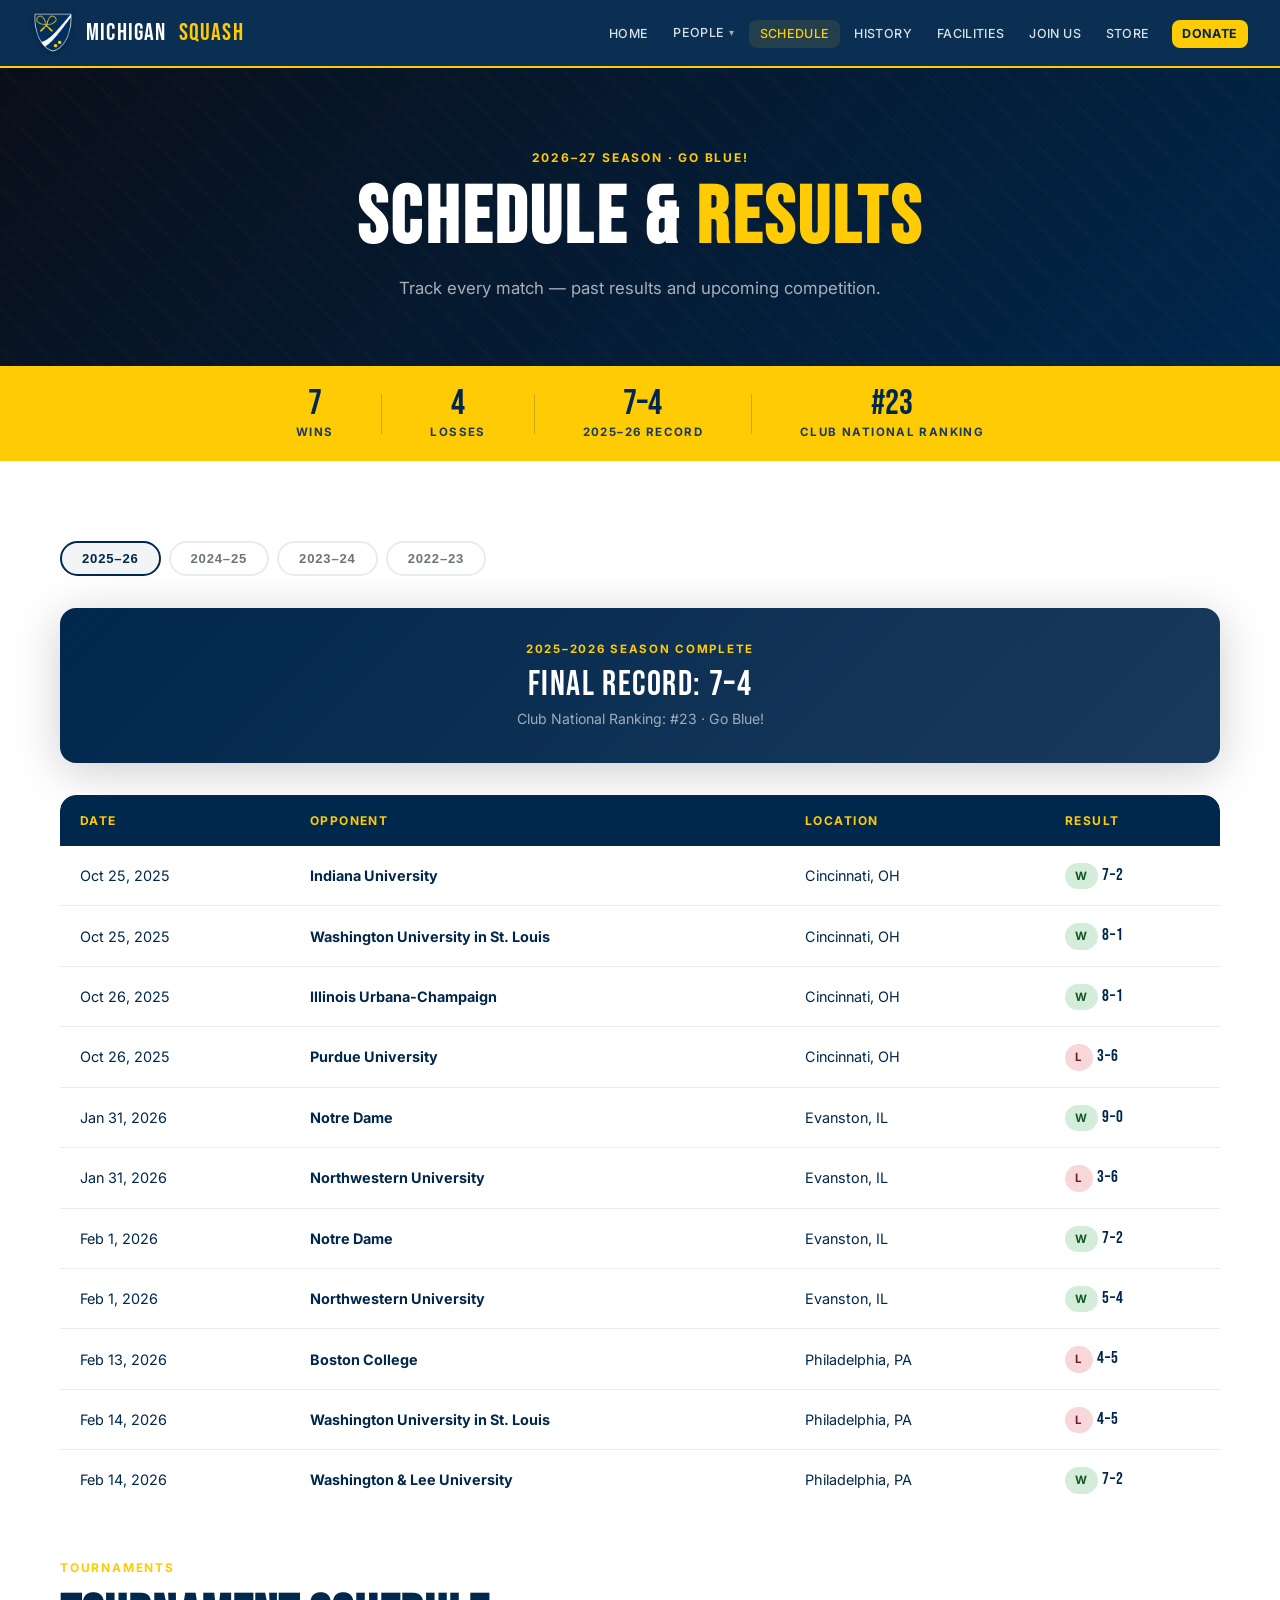
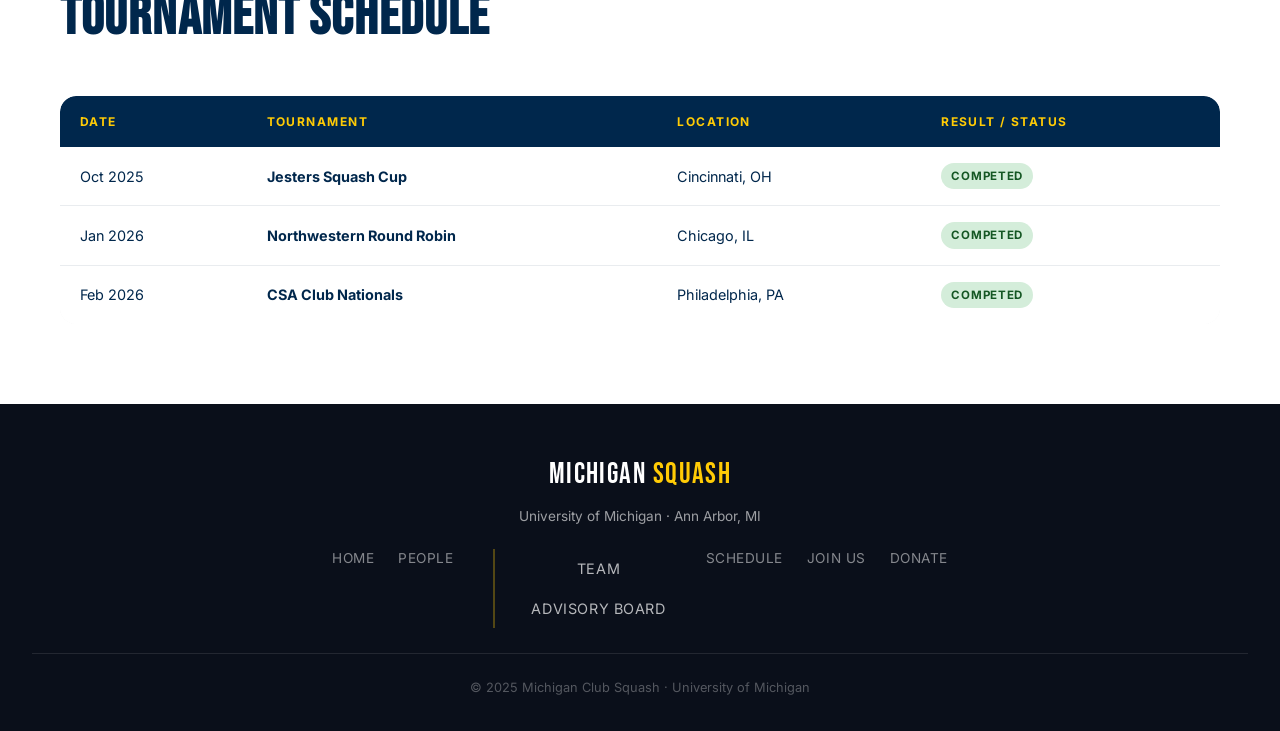
<file: schedule.html>
<!DOCTYPE html>
<html lang="en">
<head>
  <meta charset="UTF-8" />
  <meta name="viewport" content="width=device-width, initial-scale=1.0" />
  <title>Schedule — Michigan Club Squash</title>
  <link rel="preconnect" href="https://fonts.googleapis.com" />
  <link rel="preconnect" href="https://fonts.gstatic.com" crossorigin />
  <link href="https://fonts.googleapis.com/css2?family=Bebas+Neue&family=Inter:wght@300;400;500;600;700;800&display=swap" rel="stylesheet" />
  <link rel="stylesheet" href="styles.css" />
  <style>
    .page-hero {
      background: linear-gradient(135deg, var(--dark) 0%, var(--blue) 100%);
      padding: 5rem 2rem 4rem;
      text-align: center;
      position: relative;
      overflow: hidden;
    }
    .page-hero::before {
      content: '';
      position: absolute;
      inset: 0;
      background-image: repeating-linear-gradient(45deg, rgba(255,203,5,0.03) 0, rgba(255,203,5,0.03) 1px, transparent 0, transparent 50%);
      background-size: 40px 40px;
    }
    .page-hero-content { position: relative; z-index: 1; }
    .page-hero h1 {
      font-family: var(--font-display);
      font-size: clamp(2.5rem, 7vw, 5rem);
      color: var(--white);
      letter-spacing: 0.04em;
      line-height: 1;
    }
    .page-hero h1 span { color: var(--maize); }
    .page-hero p {
      color: rgba(255,255,255,0.65);
      font-size: 1.05rem;
      margin-top: 1rem;
      max-width: 500px;
      margin-left: auto;
      margin-right: auto;
    }

    /* Season record banner */
    .record-bar {
      background: var(--maize);
      padding: 1.25rem 2rem;
    }
    .record-inner {
      max-width: 1160px;
      margin: 0 auto;
      display: flex;
      align-items: center;
      justify-content: center;
      gap: 3rem;
      flex-wrap: wrap;
    }
    .record-item { text-align: center; }
    .record-num {
      font-family: var(--font-display);
      font-size: 2.2rem;
      color: var(--blue);
      line-height: 1;
    }
    .record-label {
      font-size: 0.72rem;
      font-weight: 700;
      letter-spacing: 0.12em;
      text-transform: uppercase;
      color: var(--blue-mid);
      margin-top: 0.1rem;
    }
    .record-sep {
      width: 1px;
      height: 40px;
      background: rgba(0,39,76,0.2);
    }

    /* Tab nav */
    .tab-nav {
      display: flex;
      gap: 0.5rem;
      margin-bottom: 2rem;
      flex-wrap: wrap;
    }
    .tab-btn {
      padding: 0.5rem 1.25rem;
      border: 2px solid var(--gray-light);
      background: var(--white);
      border-radius: 99px;
      font-size: 0.82rem;
      font-weight: 600;
      letter-spacing: 0.06em;
      text-transform: uppercase;
      color: var(--gray);
      cursor: pointer;
      transition: var(--transition);
    }
    .tab-btn.active,
    .tab-btn:hover {
      border-color: var(--blue);
      color: var(--blue);
      background: rgba(0,39,76,0.05);
    }

    /* Match detail */
    .match-opponent {
      font-weight: 700;
      color: var(--blue);
    }
    .match-score {
      font-family: var(--font-display);
      font-size: 1.05rem;
      letter-spacing: 0.05em;
    }

    /* Upcoming highlight */
    .next-match {
      background: linear-gradient(135deg, var(--blue), var(--blue-mid));
      border-radius: var(--radius-lg);
      padding: 2rem 2.5rem;
      color: var(--white);
      display: flex;
      align-items: center;
      justify-content: space-between;
      gap: 2rem;
      flex-wrap: wrap;
      margin-bottom: 3rem;
      box-shadow: var(--shadow-lg);
    }
    .next-match-label {
      font-size: 0.72rem;
      font-weight: 700;
      letter-spacing: 0.15em;
      text-transform: uppercase;
      color: var(--maize);
      margin-bottom: 0.5rem;
    }
    .next-match-opponent {
      font-family: var(--font-display);
      font-size: 2.2rem;
      letter-spacing: 0.04em;
      line-height: 1;
    }
    .next-match-meta {
      font-size: 0.88rem;
      color: rgba(255,255,255,0.6);
      margin-top: 0.4rem;
    }
    .next-match-date {
      text-align: right;
    }
    .next-match-date .date-num {
      font-family: var(--font-display);
      font-size: 3.5rem;
      color: var(--maize);
      line-height: 1;
    }
    .next-match-date .date-month {
      font-size: 0.82rem;
      letter-spacing: 0.1em;
      text-transform: uppercase;
      color: rgba(255,255,255,0.55);
    }

    @media (max-width: 600px) {
      .record-inner { gap: 1.5rem; }
      .record-sep { display: none; }
      .next-match-date { text-align: left; }
    }
  </style>
</head>
<body>

<nav>
  <a href="index.html" class="nav-logo">
    <img src="photos/michigansquashlogo.png" alt="Michigan Club Squash Logo" class="nav-logo-img" onerror="this.replaceWith(Object.assign(document.createElement('div'),{className:'logo-m',textContent:'M'}))" />
    Michigan <span>Squash</span>
  </a>
  <ul class="nav-links">
    <li><a href="index.html">Home</a></li>
    <li class="nav-dropdown"><a href="about.html">People</a><div class="nav-dropdown-menu"><a href="about.html">Team</a><a href="advisory-board.html">Advisory Board</a></div></li>
    <li><a href="schedule.html" class="active">Schedule</a></li>
    <li><a href="history.html">History</a></li>
    <li><a href="facilities.html">Facilities</a></li>
    <li><a href="join.html">Join Us</a></li>
    <li><a href="store.html">Store</a></li>
    <li><a href="donate.html" class="nav-cta">Donate</a></li>
  </ul>
  <button class="nav-hamburger" aria-label="Toggle menu">
    <span></span><span></span><span></span>
  </button>
</nav>

<div class="nav-mobile">
  <a href="index.html">Home</a>
  <a href="about.html">People</a><div class="nav-mobile-sub"><a href="about.html">Team</a><a href="advisory-board.html">Advisory Board</a></div>
  <a href="schedule.html">Schedule</a>
  <a href="history.html">History</a>
  <a href="facilities.html">Facilities</a>
  <a href="join.html">Join Us</a>
  <a href="store.html">Store</a>
  <a href="donate.html" class="nav-cta-mobile">Donate</a>
</div>

<div class="page">

  <!-- ── PAGE HERO ── -->
  <div class="page-hero">
    <div class="page-hero-content">
      <div class="section-label text-maize" style="margin-bottom:0.75rem;">2026–27 Season · Go Blue!</div>
      <h1>Schedule &amp; <span>Results</span></h1>
      <p>Track every match — past results and upcoming competition.</p>
    </div>
  </div>

  <!-- ── RECORD BAR ── -->
  <div class="record-bar">
    <div class="record-inner">
      <div class="record-item">
        <div class="record-num">7</div>
        <div class="record-label">Wins</div>
      </div>
      <div class="record-sep"></div>
      <div class="record-item">
        <div class="record-num">4</div>
        <div class="record-label">Losses</div>
      </div>
      <div class="record-sep"></div>
      <div class="record-item">
        <div class="record-num">7–4</div>
        <div class="record-label">2025–26 Record</div>
      </div>
      <div class="record-sep"></div>
      <div class="record-item">
        <div class="record-num">#23</div>
        <div class="record-label">Club National Ranking</div>
      </div>
    </div>
  </div>

  <!-- ── SCHEDULE / RESULTS ── -->
  <section>
    <div class="container">

      <!-- Season tabs -->
      <div class="tab-nav">
        <button class="tab-btn active" data-season="2025-26">2025–26</button>
        <button class="tab-btn" data-season="2024-25">2024–25</button>
        <button class="tab-btn" data-season="2023-24">2023–24</button>
        <button class="tab-btn" data-season="2022-23">2022–23</button>
      </div>

      <!-- ── 2025-26 ── -->
      <div class="season-panel" id="season-2025-26">
        <div class="next-match" style="justify-content:center;text-align:center;margin-bottom:2rem;">
          <div>
            <div class="next-match-label">2025–2026 Season Complete</div>
            <div class="next-match-opponent">Final Record: 7–4</div>
            <div class="next-match-meta">Club National Ranking: #23 · Go Blue!</div>
          </div>
        </div>
        <div class="table-scroll"><table class="match-table">
          <thead>
            <tr><th>Date</th><th>Opponent</th><th>Location</th><th>Result</th></tr>
          </thead>
          <tbody>
            <tr><td>Oct 25, 2025</td><td class="match-opponent">Indiana University</td><td>Cincinnati, OH</td><td><span class="badge badge-win">W</span> <span class="match-score">7–2</span></td></tr>
            <tr><td>Oct 25, 2025</td><td class="match-opponent">Washington University in St. Louis</td><td>Cincinnati, OH</td><td><span class="badge badge-win">W</span> <span class="match-score">8–1</span></td></tr>
            <tr><td>Oct 26, 2025</td><td class="match-opponent">Illinois Urbana-Champaign</td><td>Cincinnati, OH</td><td><span class="badge badge-win">W</span> <span class="match-score">8–1</span></td></tr>
            <tr><td>Oct 26, 2025</td><td class="match-opponent">Purdue University</td><td>Cincinnati, OH</td><td><span class="badge badge-loss">L</span> <span class="match-score">3–6</span></td></tr>
            <tr><td>Jan 31, 2026</td><td class="match-opponent">Notre Dame</td><td>Evanston, IL</td><td><span class="badge badge-win">W</span> <span class="match-score">9–0</span></td></tr>
            <tr><td>Jan 31, 2026</td><td class="match-opponent">Northwestern University</td><td>Evanston, IL</td><td><span class="badge badge-loss">L</span> <span class="match-score">3–6</span></td></tr>
            <tr><td>Feb 1, 2026</td><td class="match-opponent">Notre Dame</td><td>Evanston, IL</td><td><span class="badge badge-win">W</span> <span class="match-score">7–2</span></td></tr>
            <tr><td>Feb 1, 2026</td><td class="match-opponent">Northwestern University</td><td>Evanston, IL</td><td><span class="badge badge-win">W</span> <span class="match-score">5–4</span></td></tr>
            <tr><td>Feb 13, 2026</td><td class="match-opponent">Boston College</td><td>Philadelphia, PA</td><td><span class="badge badge-loss">L</span> <span class="match-score">4–5</span></td></tr>
            <tr><td>Feb 14, 2026</td><td class="match-opponent">Washington University in St. Louis</td><td>Philadelphia, PA</td><td><span class="badge badge-loss">L</span> <span class="match-score">4–5</span></td></tr>
            <tr><td>Feb 14, 2026</td><td class="match-opponent">Washington &amp; Lee University</td><td>Philadelphia, PA</td><td><span class="badge badge-win">W</span> <span class="match-score">7–2</span></td></tr>
          </tbody>
        </table></div>

        <div class="section-header" style="margin-top: 3rem;">
          <div class="section-label">Tournaments</div>
          <h2 class="section-title">Tournament Schedule</h2>
        </div>
        <div class="table-scroll"><table class="match-table">
          <thead>
            <tr><th>Date</th><th>Tournament</th><th>Location</th><th>Result / Status</th></tr>
          </thead>
          <tbody>
            <tr><td>Oct 2025</td><td class="match-opponent">Jesters Squash Cup</td><td>Cincinnati, OH</td><td><span class="badge badge-win">Competed</span></td></tr>
            <tr><td>Jan 2026</td><td class="match-opponent">Northwestern Round Robin</td><td>Chicago, IL</td><td><span class="badge badge-win">Competed</span></td></tr>
            <tr><td>Feb 2026</td><td class="match-opponent">CSA Club Nationals</td><td>Philadelphia, PA</td><td><span class="badge badge-win">Competed</span></td></tr>
          </tbody>
        </table></div>
      </div>

      <!-- ── 2024-25 ── -->
      <div class="season-panel" id="season-2024-25" style="display:none;">

        <div class="next-match" style="justify-content:center;text-align:center;">
          <div>
            <div class="next-match-label">2024–2025 Season Complete</div>
            <div class="next-match-opponent">Final Record: 4–7</div>
            <div class="next-match-meta">Go Blue!</div>
          </div>
        </div>

        <div class="table-scroll"><table class="match-table">
          <thead>
            <tr><th>Date</th><th>Opponent</th><th>Location</th><th>Result</th></tr>
          </thead>
          <tbody>
            <tr><td>Dec 7, 2024</td><td class="match-opponent">Notre Dame</td><td>Ann Arbor, MI</td><td><span class="badge badge-win">W</span> <span class="match-score">7–2</span></td></tr>
            <tr><td>Dec 7, 2024</td><td class="match-opponent">Indiana University</td><td>Detroit, MI</td><td><span class="badge badge-loss">L</span> <span class="match-score">4–5</span></td></tr>
            <tr><td>Dec 8, 2024</td><td class="match-opponent">Indiana University</td><td>Detroit, MI</td><td><span class="badge badge-loss">L</span> <span class="match-score">4–5</span></td></tr>
            <tr><td>Jan 25, 2025</td><td class="match-opponent">Indiana University</td><td>Detroit, MI</td><td><span class="badge badge-loss">L</span> <span class="match-score">4–5</span></td></tr>
            <tr><td>Jan 26, 2025</td><td class="match-opponent">Carnegie Mellon University</td><td>Detroit, MI</td><td><span class="badge badge-win">W</span> <span class="match-score">7–2</span></td></tr>
            <tr><td>Feb 1, 2025</td><td class="match-opponent">Kenyon College</td><td>Chicago, IL</td><td><span class="badge badge-win">W</span> <span class="match-score">9–0</span></td></tr>
            <tr><td>Feb 1, 2025</td><td class="match-opponent">Purdue University</td><td>Chicago, IL</td><td><span class="badge badge-loss">L</span> <span class="match-score">2–7</span></td></tr>
            <tr><td>Feb 1, 2025</td><td class="match-opponent">University of Chicago</td><td>Chicago, IL</td><td><span class="badge badge-loss">L</span> <span class="match-score">0–9</span></td></tr>
            <tr><td>Feb 15, 2025</td><td class="match-opponent">Colgate University</td><td>Philadelphia, PA</td><td><span class="badge badge-win">W</span> <span class="match-score">9–0</span></td></tr>
            <tr><td>Feb 15, 2025</td><td class="match-opponent">UNC Chapel Hill</td><td>Philadelphia, PA</td><td><span class="badge badge-loss">L</span> <span class="match-score">4–5</span></td></tr>
            <tr><td>Feb 16, 2025</td><td class="match-opponent">Vanderbilt University</td><td>Philadelphia, PA</td><td><span class="badge badge-loss">L</span> <span class="match-score">4–5</span></td></tr>
          </tbody>
        </table></div>

        <div class="section-header" style="margin-top: 3rem;">
          <div class="section-label">Tournaments</div>
          <h2 class="section-title">Tournament Schedule</h2>
        </div>
        <div class="table-scroll"><table class="match-table">
          <thead>
            <tr><th>Date</th><th>Tournament</th><th>Location</th><th>Result / Status</th></tr>
          </thead>
          <tbody>
            <tr><td>Dec 2024</td><td class="match-opponent">Detroit, MI</td><td>—</td><td><span class="badge badge-win">Competed</span></td></tr>
            <tr><td>Jan 2025</td><td class="match-opponent">Detroit, MI</td><td>—</td><td><span class="badge badge-win">Competed</span></td></tr>
            <tr><td>Feb 2025</td><td class="match-opponent">MetroSquash Round Robin</td><td>Chicago, IL</td><td><span class="badge badge-win">Competed</span></td></tr>
            <tr><td>Feb 2025</td><td class="match-opponent">CSA Club Nationals</td><td>Philadelphia, PA</td><td><span class="badge badge-win">Competed</span></td></tr>
          </tbody>
        </table></div>
      </div>

      <!-- ── 2023-24 ── -->
      <div class="season-panel" id="season-2023-24" style="display:none;">

        <div class="next-match" style="justify-content:center;text-align:center;">
          <div>
            <div class="next-match-label">2023–2024 Season Complete</div>
            <div class="next-match-opponent">Final Record: 10–5</div>
            <div class="next-match-meta">Go Blue!</div>
          </div>
        </div>

        <div class="table-scroll"><table class="match-table">
          <thead>
            <tr><th>Date</th><th>Opponent</th><th>Location</th><th>Result</th></tr>
          </thead>
          <tbody>
            <tr><td>Oct 28, 2023</td><td class="match-opponent">Indiana University</td><td>Detroit, MI</td><td><span class="badge badge-win">W</span> <span class="match-score">7–2</span></td></tr>
            <tr><td>Oct 28, 2023</td><td class="match-opponent">Indiana University</td><td>Detroit, MI</td><td><span class="badge badge-win">W</span> <span class="match-score">6–3</span></td></tr>
            <tr><td>Nov 11, 2023</td><td class="match-opponent">Ohio State University</td><td>Gambier, OH</td><td><span class="badge badge-win">W</span> <span class="match-score">9–0</span></td></tr>
            <tr><td>Nov 11, 2023</td><td class="match-opponent">Carnegie Mellon University</td><td>Gambier, OH</td><td><span class="badge badge-win">W</span> <span class="match-score">5–4</span></td></tr>
            <tr><td>Nov 12, 2023</td><td class="match-opponent">Notre Dame</td><td>Gambier, OH</td><td><span class="badge badge-win">W</span> <span class="match-score">7–2</span></td></tr>
            <tr><td>Nov 12, 2023</td><td class="match-opponent">Kenyon College</td><td>Gambier, OH</td><td><span class="badge badge-win">W</span> <span class="match-score">9–0</span></td></tr>
            <tr><td>Jan 27, 2024</td><td class="match-opponent">University of Chicago</td><td>Chicago, IL</td><td><span class="badge badge-loss">L</span> <span class="match-score">1–8</span></td></tr>
            <tr><td>Jan 28, 2024</td><td class="match-opponent">Northeastern University</td><td>Chicago, IL</td><td><span class="badge badge-win">W</span> <span class="match-score">6–3</span></td></tr>
            <tr><td>Jan 28, 2024</td><td class="match-opponent">Northwestern University</td><td>Chicago, IL</td><td><span class="badge badge-win">W</span> <span class="match-score">8–1</span></td></tr>
            <tr><td>Feb 3, 2024</td><td class="match-opponent">Cal-Berkeley</td><td>Gambier, OH</td><td><span class="badge badge-win">W</span> <span class="match-score">5–4</span></td></tr>
            <tr><td>Feb 3, 2024</td><td class="match-opponent">Denison University</td><td>Granville, OH</td><td><span class="badge badge-loss">L</span> <span class="match-score">0–9</span></td></tr>
            <tr><td>Feb 4, 2024</td><td class="match-opponent">Fordham University</td><td>Gambier, OH</td><td><span class="badge badge-loss">L</span> <span class="match-score">1–8</span></td></tr>
            <tr><td>Feb 16, 2024</td><td class="match-opponent">Pennsylvania (UPenn)</td><td>Philadelphia, PA</td><td><span class="badge badge-loss">L</span> <span class="match-score">2–7</span></td></tr>
            <tr><td>Feb 17, 2024</td><td class="match-opponent">Boston University</td><td>Philadelphia, PA</td><td><span class="badge badge-loss">L</span> <span class="match-score">4–5</span></td></tr>
            <tr><td>Feb 18, 2024</td><td class="match-opponent">Northeastern University</td><td>Philadelphia, PA</td><td><span class="badge badge-win">W</span> <span class="match-score">6–3</span></td></tr>
          </tbody>
        </table></div>

        <div class="section-header" style="margin-top: 3rem;">
          <div class="section-label">Tournaments</div>
          <h2 class="section-title">Tournament Schedule</h2>
        </div>
        <div class="table-scroll"><table class="match-table">
          <thead>
            <tr><th>Date</th><th>Tournament</th><th>Location</th><th>Result / Status</th></tr>
          </thead>
          <tbody>
            <tr><td>Oct 2023</td><td class="match-opponent">Birmingham Athletic Club (BAC)</td><td>Detroit, MI</td><td><span class="badge badge-win">Competed</span></td></tr>
            <tr><td>Nov 2023</td><td class="match-opponent">Kenyon Round Robin</td><td>Gambier, OH</td><td><span class="badge badge-win">Competed</span></td></tr>
            <tr><td>Jan 2024</td><td class="match-opponent">MetroSquash Round Robin</td><td>Chicago, IL</td><td><span class="badge badge-win">Competed</span></td></tr>
            <tr><td>Feb 2024</td><td class="match-opponent">Kenyon Round Robin</td><td>Gambier, OH</td><td><span class="badge badge-win">Competed</span></td></tr>
            <tr><td>Feb 2024</td><td class="match-opponent">CSA Club Nationals</td><td>Philadelphia, PA</td><td><span class="badge badge-win">Competed</span></td></tr>
          </tbody>
        </table></div>
      </div>

      <!-- ── 2022-23 ── -->
      <div class="season-panel" id="season-2022-23" style="display:none;">

        <div class="next-match" style="justify-content:center;text-align:center;">
          <div>
            <div class="next-match-label">2022–2023 Season Complete</div>
            <div class="next-match-opponent">Final Record: 8–5</div>
            <div class="next-match-meta">Go Blue!</div>
          </div>
        </div>

        <div class="table-scroll"><table class="match-table">
          <thead>
            <tr><th>Date</th><th>Opponent</th><th>Location</th><th>Result</th></tr>
          </thead>
          <tbody>
            <tr><td>Oct 8, 2022</td><td class="match-opponent">Ohio State University</td><td>Detroit, MI</td><td><span class="badge badge-win">W</span> <span class="match-score">9–0</span></td></tr>
            <tr><td>Oct 8, 2022</td><td class="match-opponent">Notre Dame</td><td>Detroit, MI</td><td><span class="badge badge-win">W</span> <span class="match-score">8–1</span></td></tr>
            <tr><td>Nov 5, 2022</td><td class="match-opponent">Northeastern University</td><td>Detroit, MI</td><td><span class="badge badge-loss">L</span> <span class="match-score">2–7</span></td></tr>
            <tr><td>Nov 5, 2022</td><td class="match-opponent">University of Chicago</td><td>Detroit, MI</td><td><span class="badge badge-loss">L</span> <span class="match-score">0–9</span></td></tr>
            <tr><td>Jan 28, 2023</td><td class="match-opponent">Carnegie Mellon University</td><td>Detroit, MI</td><td><span class="badge badge-win">W</span> <span class="match-score">9–0</span></td></tr>
            <tr><td>Jan 28, 2023</td><td class="match-opponent">Washington University in St. Louis</td><td>Detroit, MI</td><td><span class="badge badge-loss">L</span> <span class="match-score">4–5</span></td></tr>
            <tr><td>Jan 29, 2023</td><td class="match-opponent">Indiana University</td><td>Detroit, MI</td><td><span class="badge badge-win">W</span> <span class="match-score">5–4</span></td></tr>
            <tr><td>Feb 4, 2023</td><td class="match-opponent">University of Chicago</td><td>Chicago, IL</td><td><span class="badge badge-loss">L</span> <span class="match-score">0–9</span></td></tr>
            <tr><td>Feb 4, 2023</td><td class="match-opponent">Arizona State University</td><td>Chicago, IL</td><td><span class="badge badge-win">W</span> <span class="match-score">8–1</span></td></tr>
            <tr><td>Feb 5, 2023</td><td class="match-opponent">Northwestern University</td><td>Chicago, IL</td><td><span class="badge badge-win">W</span> <span class="match-score">5–4</span></td></tr>
            <tr><td>Feb 18, 2023</td><td class="match-opponent">Bucknell University</td><td>Philadelphia, PA</td><td><span class="badge badge-loss">L</span> <span class="match-score">4–5</span></td></tr>
            <tr><td>Feb 18, 2023</td><td class="match-opponent">Northwestern University</td><td>Philadelphia, PA</td><td><span class="badge badge-win">W</span> <span class="match-score">6–3</span></td></tr>
            <tr><td>Feb 19, 2023</td><td class="match-opponent">Washington University in St. Louis</td><td>Philadelphia, PA</td><td><span class="badge badge-win">W</span> <span class="match-score">5–4</span></td></tr>
          </tbody>
        </table></div>

        <div class="section-header" style="margin-top: 3rem;">
          <div class="section-label">Tournaments</div>
          <h2 class="section-title">Tournament Schedule</h2>
        </div>
        <div class="table-scroll"><table class="match-table">
          <thead>
            <tr><th>Date</th><th>Tournament</th><th>Location</th><th>Result / Status</th></tr>
          </thead>
          <tbody>
            <tr><td>Oct 2022</td><td class="match-opponent">Detroit Athletic Club (DAC) Round Robin</td><td>Detroit, MI</td><td><span class="badge badge-win">Competed</span></td></tr>
            <tr><td>Nov 2022</td><td class="match-opponent">Birmingham Athletic Club (BAC) Round Robin</td><td>Detroit, MI</td><td><span class="badge badge-win">Competed</span></td></tr>
            <tr><td>Jan 2023</td><td class="match-opponent">RacquetUp Round Robin</td><td>Detroit, MI</td><td><span class="badge badge-win">Competed</span></td></tr>
            <tr><td>Feb 2023</td><td class="match-opponent">MetroSquash Round Robin</td><td>Chicago, IL</td><td><span class="badge badge-win">Competed</span></td></tr>
            <tr><td>Feb 2023</td><td class="match-opponent">CSA Club Nationals</td><td>Philadelphia, PA</td><td><span class="badge badge-win">Competed</span></td></tr>
          </tbody>
        </table></div>
      </div>

      <script>
        document.querySelectorAll('.tab-btn[data-season]').forEach(btn => {
          btn.addEventListener('click', () => {
            document.querySelectorAll('.tab-btn[data-season]').forEach(b => b.classList.remove('active'));
            btn.classList.add('active');
            document.querySelectorAll('.season-panel').forEach(p => p.style.display = 'none');
            document.getElementById('season-' + btn.dataset.season).style.display = '';
          });
        });
      </script>

    </div>
  </section>

</div>

<footer>
  <div class="footer-logo">Michigan <span>Squash</span></div>
  <div style="font-size: 0.85rem; margin-top: 0.25rem;">University of Michigan · Ann Arbor, MI</div>
  <div class="footer-links">
    <a href="index.html">Home</a>
    <a href="about.html">People</a><div class="nav-mobile-sub"><a href="about.html">Team</a><a href="advisory-board.html">Advisory Board</a></div>
    <a href="schedule.html">Schedule</a>
    <a href="join.html">Join Us</a>
    <a href="donate.html">Donate</a>
  </div>
  <div class="footer-divider"></div>
  <div class="footer-copy">&copy; 2025 Michigan Club Squash · University of Michigan</div>
</footer>

<script src="script.js"></script>
</body>
</html>
</file>
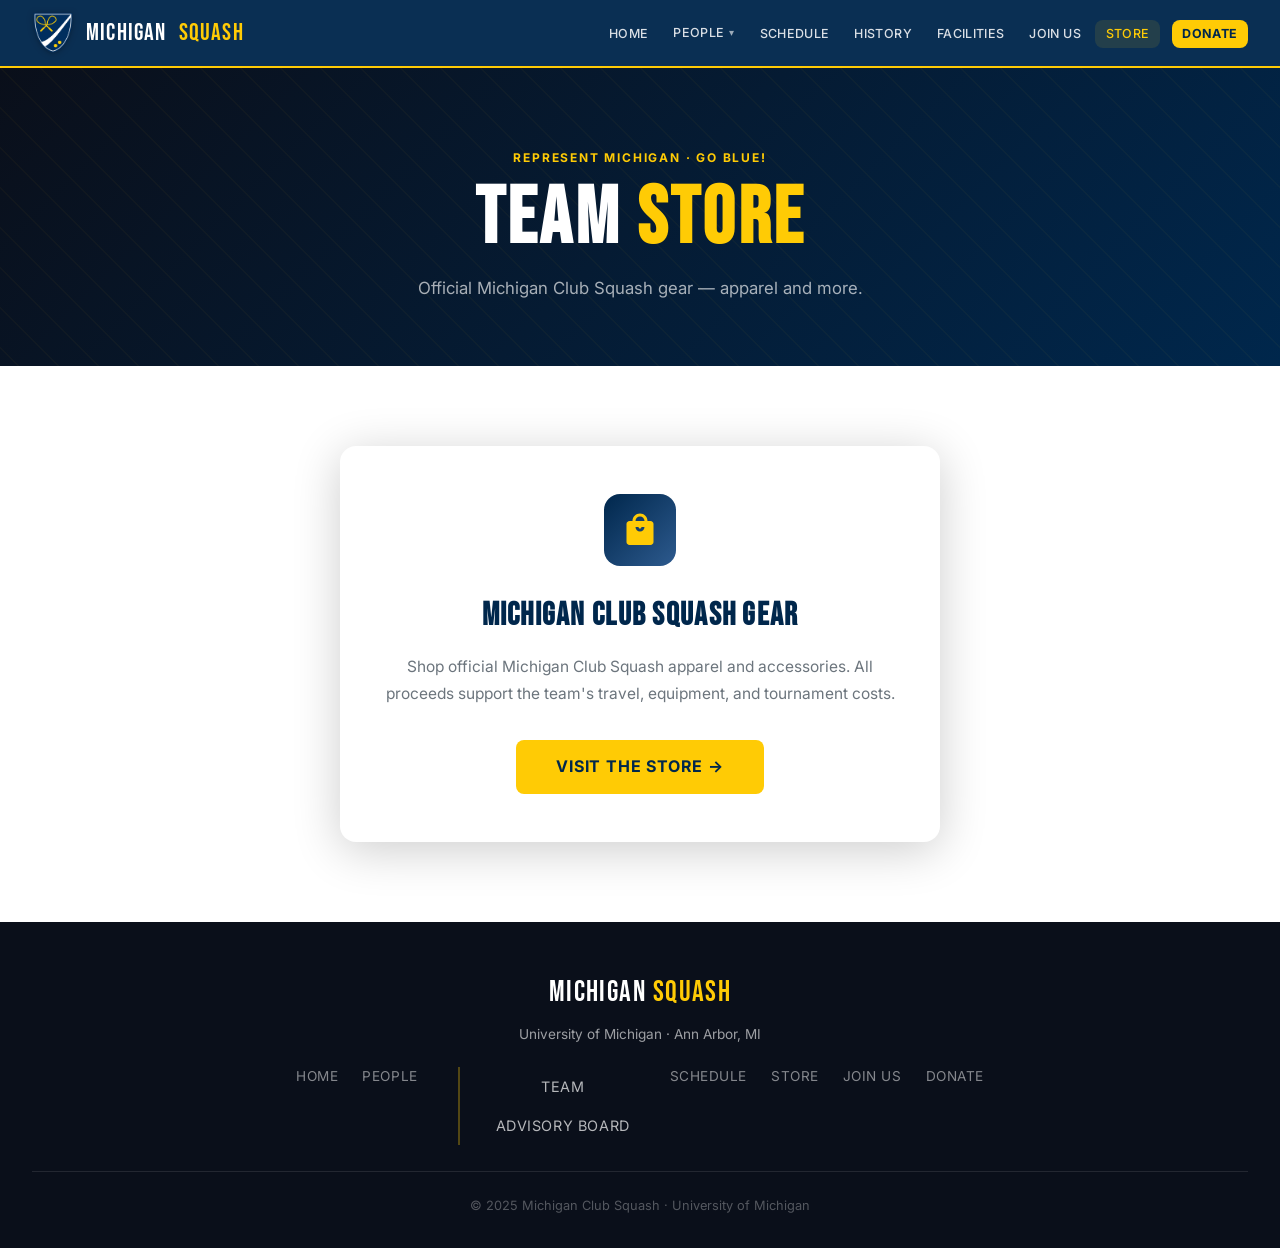
<file: store.html>
<!DOCTYPE html>
<html lang="en">
<head>
  <meta charset="UTF-8" />
  <meta name="viewport" content="width=device-width, initial-scale=1.0" />
  <title>Team Store — Michigan Club Squash</title>
  <link rel="preconnect" href="https://fonts.googleapis.com" />
  <link rel="preconnect" href="https://fonts.gstatic.com" crossorigin />
  <link href="https://fonts.googleapis.com/css2?family=Bebas+Neue&family=Inter:wght@300;400;500;600;700;800&display=swap" rel="stylesheet" />
  <link rel="stylesheet" href="styles.css" />
  <style>
    .page-hero {
      background: linear-gradient(135deg, var(--dark) 0%, var(--blue) 100%);
      padding: 5rem 2rem 4rem;
      text-align: center;
      position: relative;
      overflow: hidden;
    }
    .page-hero::before {
      content: '';
      position: absolute; inset: 0;
      background-image: repeating-linear-gradient(45deg, rgba(255,203,5,0.03) 0, rgba(255,203,5,0.03) 1px, transparent 0, transparent 50%);
      background-size: 40px 40px;
    }
    .page-hero-content { position: relative; z-index: 1; }
    .page-hero h1 {
      font-family: var(--font-display);
      font-size: clamp(2.5rem, 7vw, 5rem);
      color: var(--white);
      letter-spacing: 0.04em;
      line-height: 1;
    }
    .page-hero h1 span { color: var(--maize); }
    .page-hero p {
      color: rgba(255,255,255,0.65);
      font-size: 1.05rem;
      margin-top: 1rem;
      max-width: 500px;
      margin-left: auto;
      margin-right: auto;
    }

    .store-card {
      background: var(--white);
      border-radius: var(--radius-lg);
      padding: 3rem 2.5rem;
      box-shadow: var(--shadow-lg);
      text-align: center;
      max-width: 600px;
      margin: 0 auto;
    }
    .store-icon {
      width: 72px; height: 72px;
      background: linear-gradient(135deg, var(--blue), var(--blue-light));
      border-radius: 16px;
      display: flex; align-items: center; justify-content: center;
      margin: 0 auto 1.5rem;
    }
    .store-icon svg { width: 36px; height: 36px; fill: var(--maize); }
    .store-card h2 {
      font-family: var(--font-display);
      font-size: 2rem;
      color: var(--blue);
      letter-spacing: 0.04em;
      margin-bottom: 0.75rem;
    }
    .store-card p {
      font-size: 0.97rem;
      color: var(--gray);
      line-height: 1.75;
      margin-bottom: 2rem;
    }
  </style>
</head>
<body>

<nav>
  <a href="index.html" class="nav-logo">
    <img src="photos/michigansquashlogo.png" alt="Michigan Club Squash Logo" class="nav-logo-img" onerror="this.replaceWith(Object.assign(document.createElement('div'),{className:'logo-m',textContent:'M'}))" />
    Michigan <span>Squash</span>
  </a>
  <ul class="nav-links">
    <li><a href="index.html">Home</a></li>
    <li class="nav-dropdown"><a href="about.html">People</a><div class="nav-dropdown-menu"><a href="about.html">Team</a><a href="advisory-board.html">Advisory Board</a></div></li>
    <li><a href="schedule.html">Schedule</a></li>
    <li><a href="history.html">History</a></li>
    <li><a href="facilities.html">Facilities</a></li>
    <li><a href="join.html">Join Us</a></li>
    <li><a href="store.html" class="active">Store</a></li>
    <li><a href="donate.html" class="nav-cta">Donate</a></li>
  </ul>
  <button class="nav-hamburger" aria-label="Toggle menu">
    <span></span><span></span><span></span>
  </button>
</nav>

<div class="nav-mobile">
  <a href="index.html">Home</a>
  <a href="about.html">People</a><div class="nav-mobile-sub"><a href="about.html">Team</a><a href="advisory-board.html">Advisory Board</a></div>
  <a href="schedule.html">Schedule</a>
  <a href="history.html">History</a>
  <a href="facilities.html">Facilities</a>
  <a href="join.html">Join Us</a>
  <a href="store.html">Store</a>
  <a href="donate.html" class="nav-cta-mobile">Donate</a>
</div>

<div class="page">

  <div class="page-hero">
    <div class="page-hero-content">
      <div class="section-label text-maize" style="margin-bottom:0.75rem;">Represent Michigan · Go Blue!</div>
      <h1>Team <span>Store</span></h1>
      <p>Official Michigan Club Squash gear — apparel and more.</p>
    </div>
  </div>

  <section>
    <div class="container">
      <div class="store-card">
        <div class="store-icon">
          <svg viewBox="0 0 24 24"><path d="M19 6h-2c0-2.76-2.24-5-5-5S7 3.24 7 6H5c-1.1 0-2 .9-2 2v12c0 1.1.9 2 2 2h14c1.1 0 2-.9 2-2V8c0-1.1-.9-2-2-2zm-7-3c1.66 0 3 1.34 3 3H9c0-1.66 1.34-3 3-3zm0 10c-1.66 0-3-1.34-3-3h2c0 .55.45 1 1 1s1-.45 1-1h2c0 1.66-1.34 3-3 3z"/></svg>
        </div>
        <h2>Michigan Club Squash Gear</h2>
        <p>Shop official Michigan Club Squash apparel and accessories. All proceeds support the team's travel, equipment, and tournament costs.</p>
        <a href="https://michigan-club-squash.square.site/" target="_blank" class="btn btn-primary" style="font-size: 1rem; padding: 0.9rem 2.5rem;">
          Visit the Store →
        </a>
      </div>
    </div>
  </section>

</div>

<footer>
  <div class="footer-logo">Michigan <span>Squash</span></div>
  <div style="font-size: 0.85rem; margin-top: 0.25rem;">University of Michigan · Ann Arbor, MI</div>
  <div class="footer-links">
    <a href="index.html">Home</a>
    <a href="about.html">People</a><div class="nav-mobile-sub"><a href="about.html">Team</a><a href="advisory-board.html">Advisory Board</a></div>
    <a href="schedule.html">Schedule</a>
    <a href="store.html">Store</a>
    <a href="join.html">Join Us</a>
    <a href="donate.html">Donate</a>
  </div>
  <div class="footer-divider"></div>
  <div class="footer-copy">&copy; 2025 Michigan Club Squash · University of Michigan</div>
</footer>

<script src="script.js"></script>
</body>
</html>
</file>
<file: styles.css>
/* Michigan Club Squash — Shared Styles */

:root {
  --maize: #FFCB05;
  --blue: #00274C;
  --blue-mid: #1a3a5c;
  --blue-light: #2d5a8e;
  --white: #ffffff;
  --off-white: #f8f9fa;
  --gray: #6c757d;
  --gray-light: #e9ecef;
  --dark: #0a0f1a;
  --radius: 8px;
  --radius-lg: 16px;
  --shadow: 0 4px 24px rgba(0,0,0,0.12);
  --shadow-lg: 0 8px 48px rgba(0,0,0,0.2);
  --transition: 0.25s ease;
  --font-main: 'Inter', sans-serif;
  --font-display: 'Bebas Neue', 'Impact', sans-serif;
}

*, *::before, *::after { box-sizing: border-box; margin: 0; padding: 0; }

html { scroll-behavior: smooth; }

body {
  font-family: var(--font-main);
  background: var(--white);
  color: var(--blue);
  line-height: 1.6;
  overflow-x: hidden;
}

a { color: inherit; text-decoration: none; }
img { max-width: 100%; display: block; }

/* ─── NAVBAR ─────────────────────────────────────────────── */
nav {
  position: fixed;
  top: 0; left: 0; right: 0;
  z-index: 1000;
  background: rgba(0, 39, 76, 0.96);
  backdrop-filter: blur(12px);
  border-bottom: 2px solid var(--maize);
  padding: 0 2rem;
  height: 68px;
  display: flex;
  align-items: center;
  justify-content: space-between;
}

.nav-logo {
  display: flex;
  align-items: center;
  gap: 0.75rem;
  font-family: var(--font-display);
  font-size: 1.5rem;
  letter-spacing: 0.05em;
  color: var(--white);
}

.nav-logo-img {
  width: 42px;
  height: 42px;
  object-fit: contain;
  flex-shrink: 0;
  filter: drop-shadow(0 1px 3px rgba(0,0,0,0.3));
}

.logo-m {
  width: 38px; height: 38px;
  background: var(--maize);
  border-radius: 6px;
  display: flex; align-items: center; justify-content: center;
  font-family: var(--font-display);
  font-size: 1.4rem;
  color: var(--blue);
  font-weight: 900;
  flex-shrink: 0;
}

.nav-logo span { color: var(--maize); }

.nav-links {
  display: flex;
  align-items: center;
  gap: 0.25rem;
  list-style: none;
}

.nav-links a {
  color: rgba(255,255,255,0.85);
  font-size: 0.78rem;
  font-weight: 500;
  letter-spacing: 0.03em;
  text-transform: uppercase;
  padding: 0.4rem 0.65rem;
  border-radius: var(--radius);
  transition: var(--transition);
}

.nav-links a:hover,
.nav-links a.active {
  color: var(--maize);
  background: rgba(255, 203, 5, 0.1);
}

/* ─── NAV DROPDOWN ───────────────────────────────────────── */
.nav-dropdown {
  position: relative;
}
.nav-dropdown > a {
  display: flex;
  align-items: center;
  gap: 0.3rem;
}
.nav-dropdown > a::after {
  content: '▾';
  font-size: 0.65rem;
  opacity: 0.7;
}
.nav-dropdown-menu {
  display: none;
  position: absolute;
  top: calc(100% + 8px);
  left: 50%;
  transform: translateX(-50%);
  background: var(--blue);
  border: 1px solid rgba(255,203,5,0.25);
  border-radius: var(--radius);
  min-width: 160px;
  box-shadow: var(--shadow-lg);
  overflow: hidden;
  z-index: 1001;
}
.nav-dropdown:hover .nav-dropdown-menu,
.nav-dropdown:focus-within .nav-dropdown-menu {
  display: block;
}
.nav-dropdown-menu a {
  display: block;
  padding: 0.6rem 1rem;
  color: rgba(255,255,255,0.85) !important;
  font-size: 0.78rem;
  font-weight: 500;
  letter-spacing: 0.03em;
  text-transform: uppercase;
  border-radius: 0 !important;
  background: none !important;
  border-bottom: 1px solid rgba(255,255,255,0.08);
}
.nav-dropdown-menu a:last-child { border-bottom: none; }
.nav-dropdown-menu a:hover,
.nav-dropdown-menu a.active { color: var(--maize) !important; background: rgba(255,203,5,0.08) !important; }

/* Mobile People sub-links */
.nav-mobile-sub {
  display: flex;
  flex-direction: column;
  padding-left: 1.25rem;
  border-left: 2px solid rgba(255,203,5,0.3);
  margin: 0.1rem 0 0.1rem 1rem;
}
.nav-mobile-sub a {
  font-size: 0.9rem !important;
  padding: 0.5rem 1rem !important;
  color: rgba(255,255,255,0.7) !important;
}

.nav-links a.nav-cta {
  background: var(--maize);
  color: var(--blue);
  font-weight: 700;
  margin-left: 0.5rem;
}
.nav-links a.nav-cta:hover { background: #e6b800; }

.nav-hamburger {
  display: none;
  flex-direction: column;
  gap: 5px;
  cursor: pointer;
  padding: 8px;
}
.nav-hamburger span {
  display: block;
  width: 24px; height: 2px;
  background: var(--white);
  border-radius: 2px;
  transition: var(--transition);
}
.nav-hamburger.open span:nth-child(1) { transform: rotate(45deg) translate(5px, 5px); }
.nav-hamburger.open span:nth-child(2) { opacity: 0; }
.nav-hamburger.open span:nth-child(3) { transform: rotate(-45deg) translate(5px, -5px); }

.nav-mobile {
  display: none;
  position: fixed;
  top: 68px; left: 0; right: 0;
  background: var(--blue);
  border-bottom: 2px solid var(--maize);
  padding: 1rem;
  z-index: 999;
  flex-direction: column;
  gap: 0.25rem;
}
.nav-mobile.open { display: flex; }
.nav-mobile a {
  color: rgba(255,255,255,0.85);
  font-weight: 500;
  font-size: 1rem;
  text-transform: uppercase;
  letter-spacing: 0.04em;
  padding: 0.75rem 1rem;
  border-radius: var(--radius);
  transition: var(--transition);
}
.nav-mobile a:hover { color: var(--maize); background: rgba(255,203,5,0.1); }
.nav-mobile a.nav-cta-mobile {
  background: var(--maize);
  color: var(--blue);
  font-weight: 700;
  text-align: center;
  margin-top: 0.5rem;
}

/* ─── PAGE WRAPPER ───────────────────────────────────────── */
.page { padding-top: 68px; }

/* ─── HERO ───────────────────────────────────────────────── */
.hero {
  min-height: 100vh;
  background: linear-gradient(135deg, var(--dark) 0%, var(--blue) 60%, #0d3a6e 100%);
  position: relative;
  display: flex;
  align-items: center;
  justify-content: center;
  text-align: center;
  overflow: hidden;
  padding: 4rem 2rem 6rem;
}

.hero-bg-pattern {
  position: absolute;
  inset: 0;
  background-image:
    repeating-linear-gradient(45deg, rgba(255,203,5,0.03) 0, rgba(255,203,5,0.03) 1px, transparent 0, transparent 50%);
  background-size: 40px 40px;
}

.hero-accent {
  position: absolute;
  top: -100px; right: -100px;
  width: 500px; height: 500px;
  background: radial-gradient(circle, rgba(255,203,5,0.12) 0%, transparent 70%);
  pointer-events: none;
}
.hero-accent-2 {
  position: absolute;
  bottom: -150px; left: -150px;
  width: 600px; height: 600px;
  background: radial-gradient(circle, rgba(255,203,5,0.06) 0%, transparent 70%);
  pointer-events: none;
}

.hero-content { position: relative; z-index: 1; max-width: 820px; }

.hero-badge {
  display: inline-flex;
  align-items: center;
  gap: 0.5rem;
  background: rgba(255,203,5,0.15);
  border: 1px solid rgba(255,203,5,0.4);
  color: var(--maize);
  font-size: 0.8rem;
  font-weight: 600;
  letter-spacing: 0.1em;
  text-transform: uppercase;
  padding: 0.4rem 1rem;
  border-radius: 999px;
  margin-bottom: 1.5rem;
}

.hero-title {
  font-family: var(--font-display);
  font-size: clamp(3.5rem, 10vw, 7.5rem);
  line-height: 0.95;
  color: var(--white);
  letter-spacing: 0.02em;
  margin-bottom: 0.5rem;
}

.hero-title .highlight { color: var(--maize); display: block; }

.hero-subtitle {
  font-size: clamp(1rem, 2.5vw, 1.3rem);
  color: rgba(255,255,255,0.7);
  margin: 1.5rem auto 2.5rem;
  max-width: 560px;
  font-weight: 300;
  letter-spacing: 0.02em;
}

.hero-ctas {
  display: flex;
  gap: 1rem;
  justify-content: center;
  flex-wrap: wrap;
}

.btn {
  display: inline-flex;
  align-items: center;
  gap: 0.5rem;
  padding: 0.85rem 2rem;
  border-radius: var(--radius);
  font-weight: 700;
  font-size: 0.9rem;
  letter-spacing: 0.05em;
  text-transform: uppercase;
  transition: var(--transition);
  cursor: pointer;
  border: none;
}

.btn-primary {
  background: var(--maize);
  color: var(--blue);
}
.btn-primary:hover { background: #e6b800; transform: translateY(-2px); box-shadow: 0 8px 24px rgba(255,203,5,0.35); }

.btn-outline {
  background: transparent;
  color: var(--white);
  border: 2px solid rgba(255,255,255,0.4);
}
.btn-outline:hover { border-color: var(--maize); color: var(--maize); transform: translateY(-2px); }

.btn-blue {
  background: var(--blue);
  color: var(--white);
}
.btn-blue:hover { background: var(--blue-mid); transform: translateY(-2px); box-shadow: var(--shadow); }

.hero-stats {
  display: flex;
  justify-content: center;
  gap: 3rem;
  margin-top: 5rem;
  position: relative;
  z-index: 1;
  flex-wrap: wrap;
}

.hero-stat { text-align: center; }
.hero-stat .num {
  font-family: var(--font-display);
  font-size: 3rem;
  color: var(--maize);
  line-height: 1;
}
.hero-stat .label {
  font-size: 0.75rem;
  letter-spacing: 0.1em;
  text-transform: uppercase;
  color: rgba(255,255,255,0.5);
  margin-top: 0.25rem;
}

.hero-divider {
  width: 1px;
  background: rgba(255,255,255,0.15);
  align-self: stretch;
}

/* ─── SECTIONS ───────────────────────────────────────────── */
section { padding: 5rem 2rem; }

.section-label {
  font-size: 0.75rem;
  font-weight: 700;
  letter-spacing: 0.15em;
  text-transform: uppercase;
  color: var(--maize);
  margin-bottom: 0.75rem;
}

.section-title {
  font-family: var(--font-display);
  font-size: clamp(2rem, 5vw, 3.5rem);
  line-height: 1.05;
  color: var(--blue);
  letter-spacing: 0.02em;
}

.section-title.white { color: var(--white); }

.section-subtitle {
  font-size: 1.05rem;
  color: var(--gray);
  margin-top: 0.75rem;
  max-width: 560px;
}
.section-subtitle.white { color: rgba(255,255,255,0.65); }

.section-header { margin-bottom: 3rem; }
.section-header.center { text-align: center; }
.section-header.center .section-subtitle { margin-left: auto; margin-right: auto; }

.container { max-width: 1160px; margin: 0 auto; }

/* ─── CARDS ──────────────────────────────────────────────── */
.card {
  background: var(--white);
  border-radius: var(--radius-lg);
  box-shadow: var(--shadow);
  overflow: hidden;
  transition: var(--transition);
}
.card:hover { transform: translateY(-4px); box-shadow: var(--shadow-lg); }

.card-body { padding: 1.5rem; }

/* ─── GRID ───────────────────────────────────────────────── */
.grid-3 { display: grid; grid-template-columns: repeat(auto-fit, minmax(280px, 1fr)); gap: 1.5rem; }
.grid-4 { display: grid; grid-template-columns: repeat(auto-fit, minmax(220px, 1fr)); gap: 1.5rem; }
.grid-2 { display: grid; grid-template-columns: repeat(auto-fit, minmax(320px, 1fr)); gap: 1.5rem; }

/* ─── DARK SECTIONS ──────────────────────────────────────── */
.section-dark {
  background: var(--blue);
  color: var(--white);
}
.section-dark .section-title { color: var(--white); }
.section-dark .section-subtitle { color: rgba(255,255,255,0.6); }

/* ─── PLAYER CARD ────────────────────────────────────────── */
.player-card {
  background: var(--white);
  border-radius: var(--radius-lg);
  overflow: hidden;
  box-shadow: var(--shadow);
  transition: var(--transition);
}
.player-card:hover { transform: translateY(-4px); box-shadow: var(--shadow-lg); }

.player-photo {
  width: 100%;
  aspect-ratio: 3/4;
  background: linear-gradient(135deg, var(--blue-mid), var(--blue));
  display: flex;
  align-items: center;
  justify-content: center;
  overflow: hidden;
  position: relative;
}

.player-photo img { width: 100%; height: 100%; object-fit: cover; }

.player-photo-placeholder {
  font-family: var(--font-display);
  font-size: 4rem;
  color: rgba(255,203,5,0.4);
}

.player-number {
  position: absolute;
  top: 0.75rem; right: 0.75rem;
  background: var(--maize);
  color: var(--blue);
  font-family: var(--font-display);
  font-size: 1rem;
  font-weight: 900;
  padding: 0.2rem 0.6rem;
  border-radius: 6px;
}

.player-info { padding: 1.25rem; }
.player-name {
  font-family: var(--font-display);
  font-size: 1.3rem;
  color: var(--blue);
  letter-spacing: 0.04em;
  line-height: 1.1;
}
.player-details {
  font-size: 0.8rem;
  color: var(--gray);
  margin-top: 0.25rem;
  text-transform: uppercase;
  letter-spacing: 0.06em;
}
.player-rank {
  display: inline-block;
  margin-top: 0.6rem;
  background: rgba(0,39,76,0.08);
  color: var(--blue);
  font-size: 0.75rem;
  font-weight: 600;
  padding: 0.2rem 0.65rem;
  border-radius: 99px;
  letter-spacing: 0.04em;
}

/* ─── SCHEDULE TABLE ─────────────────────────────────────── */
.match-table {
  width: 100%;
  border-collapse: collapse;
  border-radius: var(--radius-lg);
  overflow: hidden;
  box-shadow: var(--shadow);
}

.match-table th {
  background: var(--blue);
  color: var(--maize);
  text-align: left;
  padding: 1rem 1.25rem;
  font-size: 0.75rem;
  font-weight: 700;
  letter-spacing: 0.12em;
  text-transform: uppercase;
}

.match-table td {
  padding: 1rem 1.25rem;
  border-bottom: 1px solid var(--gray-light);
  font-size: 0.9rem;
  color: var(--blue);
  background: var(--white);
}

.match-table tr:last-child td { border-bottom: none; }
.match-table tr:hover td { background: var(--off-white); }

.badge {
  display: inline-block;
  padding: 0.25rem 0.65rem;
  border-radius: 99px;
  font-size: 0.72rem;
  font-weight: 700;
  letter-spacing: 0.06em;
  text-transform: uppercase;
}
.badge-win { background: #d4edda; color: #155724; }
.badge-loss { background: #f8d7da; color: #721c24; }
.badge-upcoming { background: rgba(255,203,5,0.2); color: #7a5c00; }
.badge-home { background: rgba(0,39,76,0.1); color: var(--blue); }
.badge-away { background: var(--gray-light); color: var(--gray); }

/* ─── FORM ───────────────────────────────────────────────── */
.form-group { margin-bottom: 1.25rem; }
.form-group label {
  display: block;
  font-size: 0.82rem;
  font-weight: 600;
  color: var(--blue);
  margin-bottom: 0.4rem;
  letter-spacing: 0.04em;
  text-transform: uppercase;
}
.form-group input,
.form-group select,
.form-group textarea {
  width: 100%;
  padding: 0.75rem 1rem;
  border: 2px solid var(--gray-light);
  border-radius: var(--radius);
  font-family: var(--font-main);
  font-size: 0.95rem;
  color: var(--blue);
  background: var(--white);
  transition: var(--transition);
  outline: none;
}
.form-group input:focus,
.form-group select:focus,
.form-group textarea:focus {
  border-color: var(--blue);
  box-shadow: 0 0 0 3px rgba(0,39,76,0.1);
}
.form-group textarea { min-height: 130px; resize: vertical; }

/* ─── FOOTER ─────────────────────────────────────────────── */
footer {
  background: var(--dark);
  color: rgba(255,255,255,0.6);
  padding: 3rem 2rem 2rem;
  text-align: center;
}

.footer-logo {
  font-family: var(--font-display);
  font-size: 1.8rem;
  color: var(--white);
  margin-bottom: 0.5rem;
  letter-spacing: 0.05em;
}
.footer-logo span { color: var(--maize); }

.footer-links {
  display: flex;
  justify-content: center;
  gap: 1.5rem;
  margin: 1.25rem 0;
  flex-wrap: wrap;
}
.footer-links a {
  color: rgba(255,255,255,0.5);
  font-size: 0.85rem;
  letter-spacing: 0.04em;
  text-transform: uppercase;
  transition: var(--transition);
}
.footer-links a:hover { color: var(--maize); }

.footer-divider {
  height: 1px;
  background: rgba(255,255,255,0.1);
  margin: 1.5rem 0;
}

.footer-copy {
  font-size: 0.8rem;
  color: rgba(255,255,255,0.3);
}

/* ─── UTILITY ────────────────────────────────────────────── */
.text-maize { color: var(--maize); }
.text-center { text-align: center; }
.mt-1 { margin-top: 1rem; }
.mt-2 { margin-top: 2rem; }
.mt-3 { margin-top: 3rem; }

/* ─── TABLE SCROLL WRAPPER ───────────────────────────────── */
.table-scroll {
  overflow-x: auto;
  -webkit-overflow-scrolling: touch;
  border-radius: var(--radius-lg);
}

/* ─── RESPONSIVE 2-COL GRID ──────────────────────────────── */
.detail-grid {
  display: grid;
  grid-template-columns: 1fr 260px;
  gap: 3rem;
  align-items: start;
}

/* ─── RESPONSIVE ─────────────────────────────────────────── */
@media (max-width: 768px) {
  .nav-links { display: none; }
  .nav-hamburger { display: flex; }

  section { padding: 3rem 1.25rem; }
  .hero { padding: 5rem 1.25rem 4rem; }
  .hero-stats { gap: 1.5rem; }
  .hero-divider { display: none; }

  /* Tables */
  .match-table { font-size: 0.82rem; min-width: 500px; }
  .match-table th, .match-table td { padding: 0.75rem; }

  /* 2-col detail grids collapse to single column */
  .detail-grid { grid-template-columns: 1fr; gap: 1.5rem; }

  /* Section headers */
  .section-header { margin-bottom: 2rem; }

  /* Leadership cards — small square avatar on left */
  .leadership-photo { width: 100px; height: 100px; flex-shrink: 0; }
  .leadership-photo img { object-position: top center; }
}

@media (max-width: 480px) {
  section { padding: 2.5rem 1rem; }

  /* Stat bars — stack into 2×2 grid, no dividers */
  .photo-hero-stats { gap: 0; }
  .photo-hero-stat,
  .photo-hero-stat:nth-child(odd),
  .photo-hero-stat:last-child { width: 50%; padding: 0.75rem 0.5rem; border: none; }

  /* Grids */
  .grid-3, .grid-4, .grid-2 { grid-template-columns: 1fr; }

  /* Footer links */
  .footer-links { gap: 0.75rem; }

  /* Buttons */
  .btn { padding: 0.75rem 1.5rem; font-size: 0.85rem; }
}
</file>
